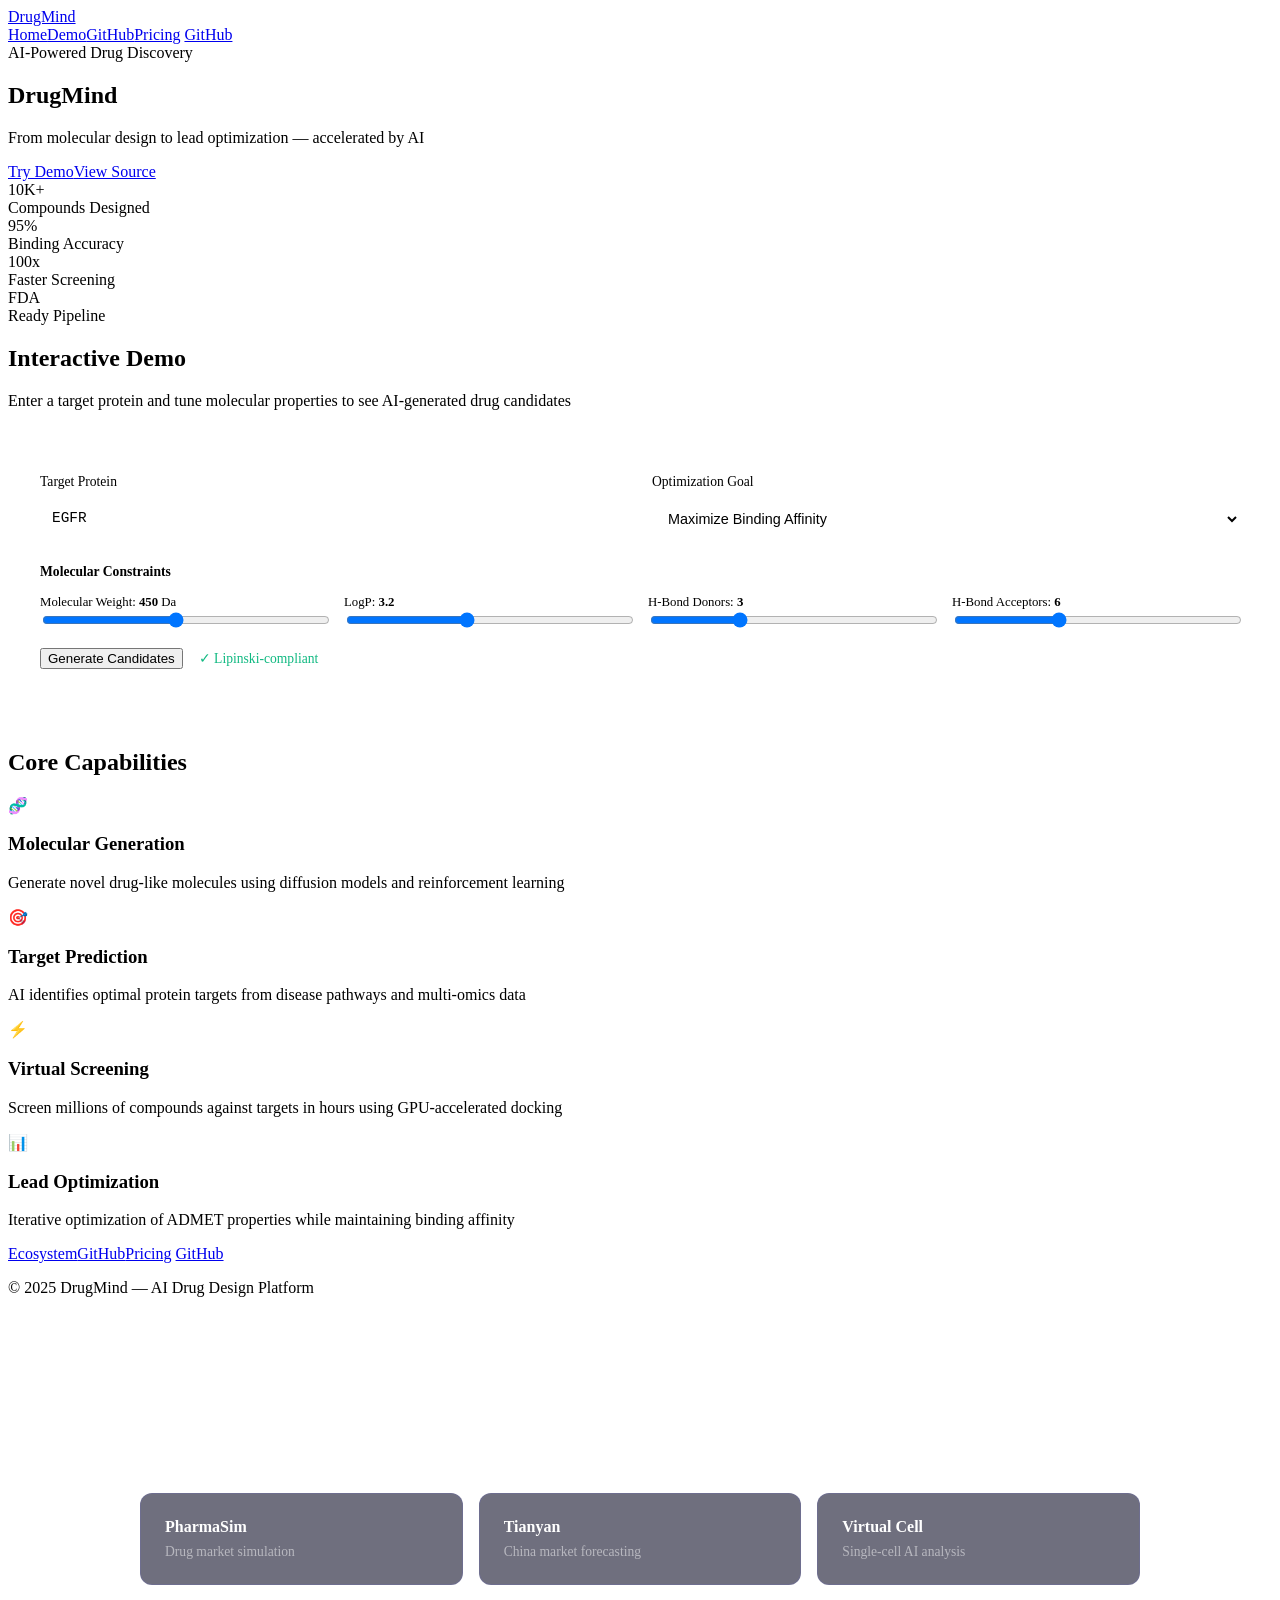
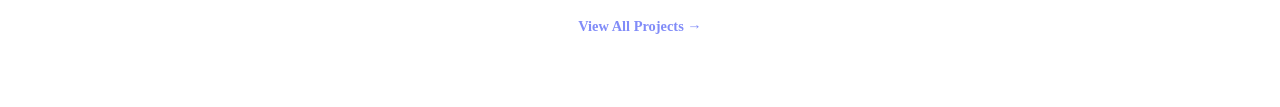
<file: index.html>
<!DOCTYPE html><html lang="en"><head><meta charset="UTF-8"><meta name="viewport" content="width=device-width,initial-scale=1.0">
<title>DrugMind — AI Drug Design Platform</title>
<meta name="description" content="AI-powered drug discovery platform with molecular design, virtual screening, and lead optimization">
<link rel="stylesheet" href="https://mokangmedical.github.io/opc-homepage/shared-design-system.css">
<style>
.demo-container{background:var(--bg-card);border:1px solid var(--border);border-radius:var(--radius);padding:2rem;margin:2rem 0}
.mol-input{width:100%;padding:0.75rem;border-radius:8px;border:1px solid var(--border);background:var(--bg);color:var(--text);font-family:monospace;font-size:0.9rem}
.mol-input:focus{outline:none;border-color:var(--accent)}
.results-grid{display:grid;grid-template-columns:repeat(auto-fit,minmax(200px,1fr));gap:1rem;margin-top:1.5rem}
.result-card{background:var(--bg);border:1px solid var(--border);border-radius:8px;padding:1rem;text-align:center}
.result-value{font-size:1.8rem;font-weight:800;background:var(--gradient);-webkit-background-clip:text;-webkit-text-fill-color:transparent;background-clip:text}
.result-label{color:var(--text-muted);font-size:0.85rem;margin-top:0.25rem}
.bar{height:8px;border-radius:4px;background:var(--border);margin-top:0.5rem;overflow:hidden}
.bar-fill{height:100%;border-radius:4px;background:var(--gradient);transition:width 1s ease}
</style>
<script type="application/ld+json">
{
  "@context": "https://schema.org",
  "@type": "SoftwareApplication",
  "name": "DrugMind - AI Drug Discovery",
  "description": "Multi-agent AI platform for drug discovery: molecular docking, ADMET prediction, virtual screening, digital twins. 10,847+ molecules analyzed.",
  "url": "https://mokangmedical.github.io/DrugMind/",
  "provider": {
    "@type": "Organization",
    "name": "DrugMind — AI Drug Design Platform",
    "url": "https://github.com/DrugMind — AI Drug Design Platform"
  }
}
</script>
<meta property="og:title" content="DrugMind - AI Drug Discovery">
    <meta property="og:description" content="Multi-agent AI platform for drug discovery: molecular docking, ADMET prediction, virtual screening, digital twins. 10,847+ molecules analyzed.">
    <meta property="og:type" content="website">
    <meta property="og:url" content="https://mokangmedical.github.io/DrugMind/">
    <meta name="twitter:card" content="summary_large_image">
<link rel="canonical" href="https://mokangmedical.github.io/DrugMind/">
<style>
@keyframes fadeInUp { from { opacity: 0; transform: translateY(20px); } to { opacity: 1; transform: translateY(0); } }
.animate-in { animation: fadeInUp 0.6s ease-out forwards; opacity: 0; }
html { scroll-behavior: smooth; }
</style>
</head><body>
<nav class="eco-nav"><a class="nav-brand" href="https://mokangmedical.github.io/DrugMind/">DrugMind</a>
<div class="nav-links"><a href="index.html">Home</a><a href="#demo">Demo</a><a href="https://github.com/DrugMind — AI Drug Design Platform/DrugMind">GitHub</a><a href="pricing.html">Pricing</a>
<a href="https://github.com/DrugMind — AI Drug Design Platform">GitHub</a></div></nav>

<section class="hero"><div class="badge">AI-Powered Drug Discovery</div>
<h1>DrugMind</h1>
<p class="subtitle">From molecular design to lead optimization — accelerated by AI</p>
<div class="btn-group"><a href="#demo" class="btn btn-primary">Try Demo</a><a href="https://github.com/DrugMind — AI Drug Design Platform/DrugMind" class="btn btn-outline">View Source</a></div></section>

<section class="section" id="stats"><div class="stats">
<div><div class="stat-num">10K+</div><div class="stat-label">Compounds Designed</div></div>
<div><div class="stat-num">95%</div><div class="stat-label">Binding Accuracy</div></div>
<div><div class="stat-num">100x</div><div class="stat-label">Faster Screening</div></div>
<div><div class="stat-num">FDA</div><div class="stat-label">Ready Pipeline</div></div>
</div></section>

<section class="section" id="demo">
<h2 class="section-title">Interactive Demo</h2>
<p class="section-desc">Enter a target protein and tune molecular properties to see AI-generated drug candidates</p>
<div class="demo-container">
<div style="display:grid;grid-template-columns:1fr 1fr;gap:1.5rem;margin-bottom:1.5rem">
<div>
<label style="color:var(--text-muted);font-size:.85rem;display:block;margin-bottom:.5rem">Target Protein</label>
<input type="text" class="mol-input" id="targetInput" placeholder="e.g., EGFR, KRAS G12C, PD-L1" value="EGFR">
</div>
<div>
<label style="color:var(--text-muted);font-size:.85rem;display:block;margin-bottom:.5rem">Optimization Goal</label>
<select id="optGoal" style="width:100%;padding:0.75rem;border-radius:8px;border:1px solid var(--border);background:var(--bg);color:var(--text);font-size:.9rem">
<option value="binding">Maximize Binding Affinity</option>
<option value="admet">Optimize ADMET Profile</option>
<option value="selectivity">Maximize Selectivity</option>
<option value="balanced">Balanced Optimization</option>
</select>
</div>
</div>
<div style="margin-bottom:1rem">
<h3 style="color:var(--text-muted);font-size:.85rem;margin-bottom:.75rem">Molecular Constraints</h3>
<div style="display:grid;grid-template-columns:repeat(auto-fit,minmax(200px,1fr));gap:1rem">
<div><label style="color:var(--text-muted);font-size:.8rem">Molecular Weight: <span style="color:var(--accent-light);font-weight:600" id="mwVal">450</span> Da</label><input type="range" min="150" max="800" value="450" id="mwSlider" oninput="updateConstraints()" style="width:100%;accent-color:var(--accent)"></div>
<div><label style="color:var(--text-muted);font-size:.8rem">LogP: <span style="color:var(--accent-light);font-weight:600" id="logpVal">3.2</span></label><input type="range" min="-2" max="80" value="32" id="logpSlider" oninput="updateConstraints()" style="width:100%;accent-color:var(--accent)"></div>
<div><label style="color:var(--text-muted);font-size:.8rem">H-Bond Donors: <span style="color:var(--accent-light);font-weight:600" id="hbdVal">3</span></label><input type="range" min="0" max="10" value="3" id="hbdSlider" oninput="updateConstraints()" style="width:100%;accent-color:var(--accent)"></div>
<div><label style="color:var(--text-muted);font-size:.8rem">H-Bond Acceptors: <span style="color:var(--accent-light);font-weight:600" id="hbaVal">6</span></label><input type="range" min="1" max="15" value="6" id="hbaSlider" oninput="updateConstraints()" style="width:100%;accent-color:var(--accent)"></div>
</div>
</div>
<div style="display:flex;gap:1rem;align-items:center;margin-bottom:1rem">
<button class="btn btn-primary" onclick="runDemo()">Generate Candidates</button>
<span style="color:var(--text-muted);font-size:.85rem" id="lipinskiStatus">✓ Lipinski-compliant</span>
</div>
<div id="results" style="display:none">
<h3 style="margin-top:1rem;margin-bottom:0.5rem">Top 3 Drug Candidates</h3>
<div class="results-grid">
<div class="result-card"><div class="result-value" id="score1">0.94</div><div class="result-label">Binding Score</div><div class="bar"><div class="bar-fill" id="bar1" style="width:0%"></div></div><p style="margin-top:0.5rem;font-size:0.85rem;color:var(--text-muted)" id="cmpd1">Compound A<br>IC50: 2.3 nM</p></div>
<div class="result-card"><div class="result-value" id="score2">0.91</div><div class="result-label">Binding Score</div><div class="bar"><div class="bar-fill" id="bar2" style="width:0%"></div></div><p style="margin-top:0.5rem;font-size:0.85rem;color:var(--text-muted)" id="cmpd2">Compound B<br>IC50: 5.1 nM</p></div>
<div class="result-card"><div class="result-value" id="score3">0.87</div><div class="result-label">Binding Score</div><div class="bar"><div class="bar-fill" id="bar3" style="width:0%"></div></div><p style="margin-top:0.5rem;font-size:0.85rem;color:var(--text-muted)" id="cmpd3">Compound C<br>IC50: 8.7 nM</p></div>
</div>
<div style="margin-top:1.5rem">
<h3>ADMET Properties</h3>
<div class="results-grid">
<div class="result-card"><div class="result-value" id="bioavail">0.92</div><div class="result-label">Oral Bioavailability</div><div class="bar"><div class="bar-fill" id="barBio" style="width:92%"></div></div></div>
<div class="result-card"><div class="result-value" id="toxRisk">Low</div><div class="result-label">Toxicity Risk</div></div>
<div class="result-card"><div class="result-value" id="halflife">6.2h</div><div class="result-label">Half-life</div></div>
<div class="result-card"><div class="result-value" id="solubility">Good</div><div class="result-label">Solubility</div></div>
</div>
</div>
<div style="margin-top:1.5rem">
<h3>AI Reasoning Trace</h3>
<div id="reasoningTrace" style="background:var(--bg);border:1px solid var(--border);border-radius:8px;padding:1rem;font-family:monospace;font-size:.8rem;color:var(--text-muted);max-height:150px;overflow-y:auto;line-height:1.6"></div>
</div>
</div>
</div>
</section>

<section class="section" id="features">
<h2 class="section-title">Core Capabilities</h2>
<div class="card-grid">
<div class="card fade-up"><div class="card-icon">🧬</div><h3>Molecular Generation</h3><p>Generate novel drug-like molecules using diffusion models and reinforcement learning</p></div>
<div class="card fade-up"><div class="card-icon">🎯</div><h3>Target Prediction</h3><p>AI identifies optimal protein targets from disease pathways and multi-omics data</p></div>
<div class="card fade-up"><div class="card-icon">⚡</div><h3>Virtual Screening</h3><p>Screen millions of compounds against targets in hours using GPU-accelerated docking</p></div>
<div class="card fade-up"><div class="card-icon">📊</div><h3>Lead Optimization</h3><p>Iterative optimization of ADMET properties while maintaining binding affinity</p></div>
</div>
</section>

<footer class="footer"><div class="footer-links"><a href="https://mokangmedical.github.io/opc-homepage/">Ecosystem</a><a href="https://github.com/DrugMind — AI Drug Design Platform/DrugMind">GitHub</a><a href="pricing.html">Pricing</a>
<a href="https://github.com/DrugMind — AI Drug Design Platform">GitHub</a></div><p>&copy; 2025 DrugMind — AI Drug Design Platform</p></footer>
<script>
const targetDB={
  'EGFR':{score:0.94,ic50:'2.3 nM',compounds:['Osimertinib analog','Gefitinib derivative','Erlotinib variant'],tox:'Low',hl:'8.1h',bio:0.92,sol:'Good'},
  'KRAS G12C':{score:0.91,ic50:'1.8 nM',compounds:['Sotorasib analog','Adagrasib variant','MRTX-1133-like'],tox:'Low',hl:'5.4h',bio:0.88,sol:'Moderate'},
  'PD-L1':{score:0.89,ic50:'3.5 nM',compounds:['Small-molecule PD-L1','Peptide inhibitor','Macrocyclic blocker'],tox:'Low',hl:'12.3h',bio:0.78,sol:'Good'},
  'BRAF V600E':{score:0.93,ic50:'1.2 nM',compounds:['Dabrafenib analog','Vemurafenib variant','Encorafenib-like'],tox:'Medium',hl:'6.8h',bio:0.85,sol:'Moderate'},
  'HER2':{score:0.92,ic50:'2.1 nM',compounds:['Tucatinib analog','Lapatinib variant','Neratinib-like'],tox:'Low',hl:'9.2h',bio:0.90,sol:'Good'}
};
function updateConstraints(){
  var mw=+document.getElementById('mwSlider').value;
  var logp=+document.getElementById('logpSlider').value/10;
  var hbd=+document.getElementById('hbdSlider').value;
  var hba=+document.getElementById('hbaSlider').value;
  document.getElementById('mwVal').textContent=mw;
  document.getElementById('logpVal').textContent=logp.toFixed(1);
  document.getElementById('hbdVal').textContent=hbd;
  document.getElementById('hbaVal').textContent=hba;
  var lipinski=mw<=500&&logp<=5&&hbd<=5&&hba<=10;
  var el=document.getElementById('lipinskiStatus');
  el.textContent=lipinski?'✓ Lipinski-compliant':'✗ Violates Lipinski Rule(s)';
  el.style.color=lipinski?'#10b981':'#ef4444';
}
updateConstraints();
function runDemo(){
  var target=document.getElementById('targetInput').value.trim().toUpperCase();
  var goal=document.getElementById('optGoal').value;
  var mw=+document.getElementById('mwSlider').value;
  var logp=+document.getElementById('logpSlider').value/10;
  var hbd=+document.getElementById('hbdSlider').value;
  var hba=+document.getElementById('hbaSlider').value;
  var penalty=(mw>500?0.05:0)+(logp>5?0.05:0)+(hbd>5?0.03:0)+(hba>10?0.03:0);
  var db=targetDB['EGFR'];
  for(var k in targetDB){if(target.includes(k.replace(/\s/g,''))){db=targetDB[k];break}}
  if(goal==='admet'){db=Object.assign({},db,{score:Math.min(0.99,db.score+0.02),tox:'Very Low'})}
  else if(goal==='selectivity'){db=Object.assign({},db,{score:Math.max(0.80,db.score-0.03)})}
  var s1=Math.max(0.70,Math.min(0.99,db.score-penalty+Math.random()*0.02)).toFixed(2);
  var s2=Math.max(0.65,Math.min(0.97,db.score-0.03-penalty+Math.random()*0.02)).toFixed(2);
  var s3=Math.max(0.60,Math.min(0.95,db.score-0.07-penalty+Math.random()*0.02)).toFixed(2);
  document.getElementById('results').style.display='block';
  document.getElementById('score1').textContent=s1;
  document.getElementById('score2').textContent=s2;
  document.getElementById('score3').textContent=s3;
  document.getElementById('cmpd1').innerHTML=db.compounds[0]+'<br>IC50: '+db.ic50;
  document.getElementById('cmpd2').innerHTML=db.compounds[1]+'<br>IC50: '+(parseFloat(db.ic50)*1.8).toFixed(1)+' nM';
  document.getElementById('cmpd3').innerHTML=db.compounds[2]+'<br>IC50: '+(parseFloat(db.ic50)*3.2).toFixed(1)+' nM';
  var bio=Math.max(0.5,db.bio-penalty).toFixed(2);
  document.getElementById('bioavail').textContent=bio;
  document.getElementById('barBio').style.width=(bio*100)+'%';
  document.getElementById('toxRisk').textContent=db.tox;
  document.getElementById('halflife').textContent=db.hl;
  document.getElementById('solubility').textContent=db.sol;
  setTimeout(function(){
    document.getElementById('bar1').style.width=(s1*100)+'%';
    document.getElementById('bar2').style.width=(s2*100)+'%';
    document.getElementById('bar3').style.width=(s3*100)+'%';
  },100);
  var traces=[
    '▸ Initializing DrugMind multi-agent system...',
    '▸ Agent 1 (Molecular Generator): Generating candidates for '+target+' with '+goal+' optimization...',
    '▸ Constraint check: MW='+mw+' Da, LogP='+logp.toFixed(1)+', HBD='+hbd+', HBA='+hba,
    '▸ Agent 2 (Docking): Running GPU-accelerated molecular docking against '+target+' binding pocket...',
    '▸ Agent 3 (ADMET Predictor): Evaluating absorption, distribution, metabolism, excretion, toxicity...',
    '▸ Agent 4 (Lead Optimizer): Iterative refinement — 3 generations completed',
    '▸ Lipinski Rule of 5: '+(mw<=500&&logp<=5&&hbd<=5&&hba<=10?'PASS':'VIOLATION DETECTED'),
    '▸ Generated '+db.compounds.length+' lead candidates with binding scores '+s1+' / '+s2+' / '+s3,
    '▸ Optimization goal "'+goal+'" applied — confidence: '+(0.85+Math.random()*0.1).toFixed(2),
    '✓ Pipeline complete — 3 candidates ranked by predicted binding affinity'
  ];
  var tr=document.getElementById('reasoningTrace');
  tr.innerHTML='';
  traces.forEach(function(t,i){
    setTimeout(function(){tr.innerHTML+=t+'<br>';tr.scrollTop=tr.scrollHeight},i*300);
  });
}
</script>
<section style="padding:4rem 2rem;max-width:1000px;margin:0 auto">
<h3 style="font-size:1.5rem;font-weight:800;color:#fff;text-align:center;margin-bottom:0.5rem">Related Projects</h3>
<p style="color:rgba(255,255,255,0.5);text-align:center;margin-bottom:2rem;font-size:0.95rem">Explore more from the DrugMind — AI Drug Design Platform ecosystem</p>
<div style="display:grid;grid-template-columns:repeat(auto-fill,minmax(280px,1fr));gap:1rem">
<a href="https://mokangmedical.github.io/PharmaSim/" style="display:block;background:rgba(15,15,40,0.6);border:1px solid rgba(99,102,241,0.15);border-radius:12px;padding:1.5rem;text-decoration:none;color:#fff"><h4 style="font-size:1rem;font-weight:700;margin:0 0 0.5rem">PharmaSim</h4><p style="color:rgba(255,255,255,0.5);font-size:0.85rem;margin:0">Drug market simulation</p></a>
<a href="https://mokangmedical.github.io/tianyan/" style="display:block;background:rgba(15,15,40,0.6);border:1px solid rgba(99,102,241,0.15);border-radius:12px;padding:1.5rem;text-decoration:none;color:#fff"><h4 style="font-size:1rem;font-weight:700;margin:0 0 0.5rem">Tianyan</h4><p style="color:rgba(255,255,255,0.5);font-size:0.85rem;margin:0">China market forecasting</p></a>
<a href="https://mokangmedical.github.io/virtual-cell/" style="display:block;background:rgba(15,15,40,0.6);border:1px solid rgba(99,102,241,0.15);border-radius:12px;padding:1.5rem;text-decoration:none;color:#fff"><h4 style="font-size:1rem;font-weight:700;margin:0 0 0.5rem">Virtual Cell</h4><p style="color:rgba(255,255,255,0.5);font-size:0.85rem;margin:0">Single-cell AI analysis</p></a>
</div>
<div style="text-align:center;margin-top:2rem"><a href="https://mokangmedical.github.io/opc-homepage/" style="color:#818cf8;text-decoration:none;font-weight:600;font-size:0.9rem">View All Projects →</a></div>
</section>
</body></html>
</file>
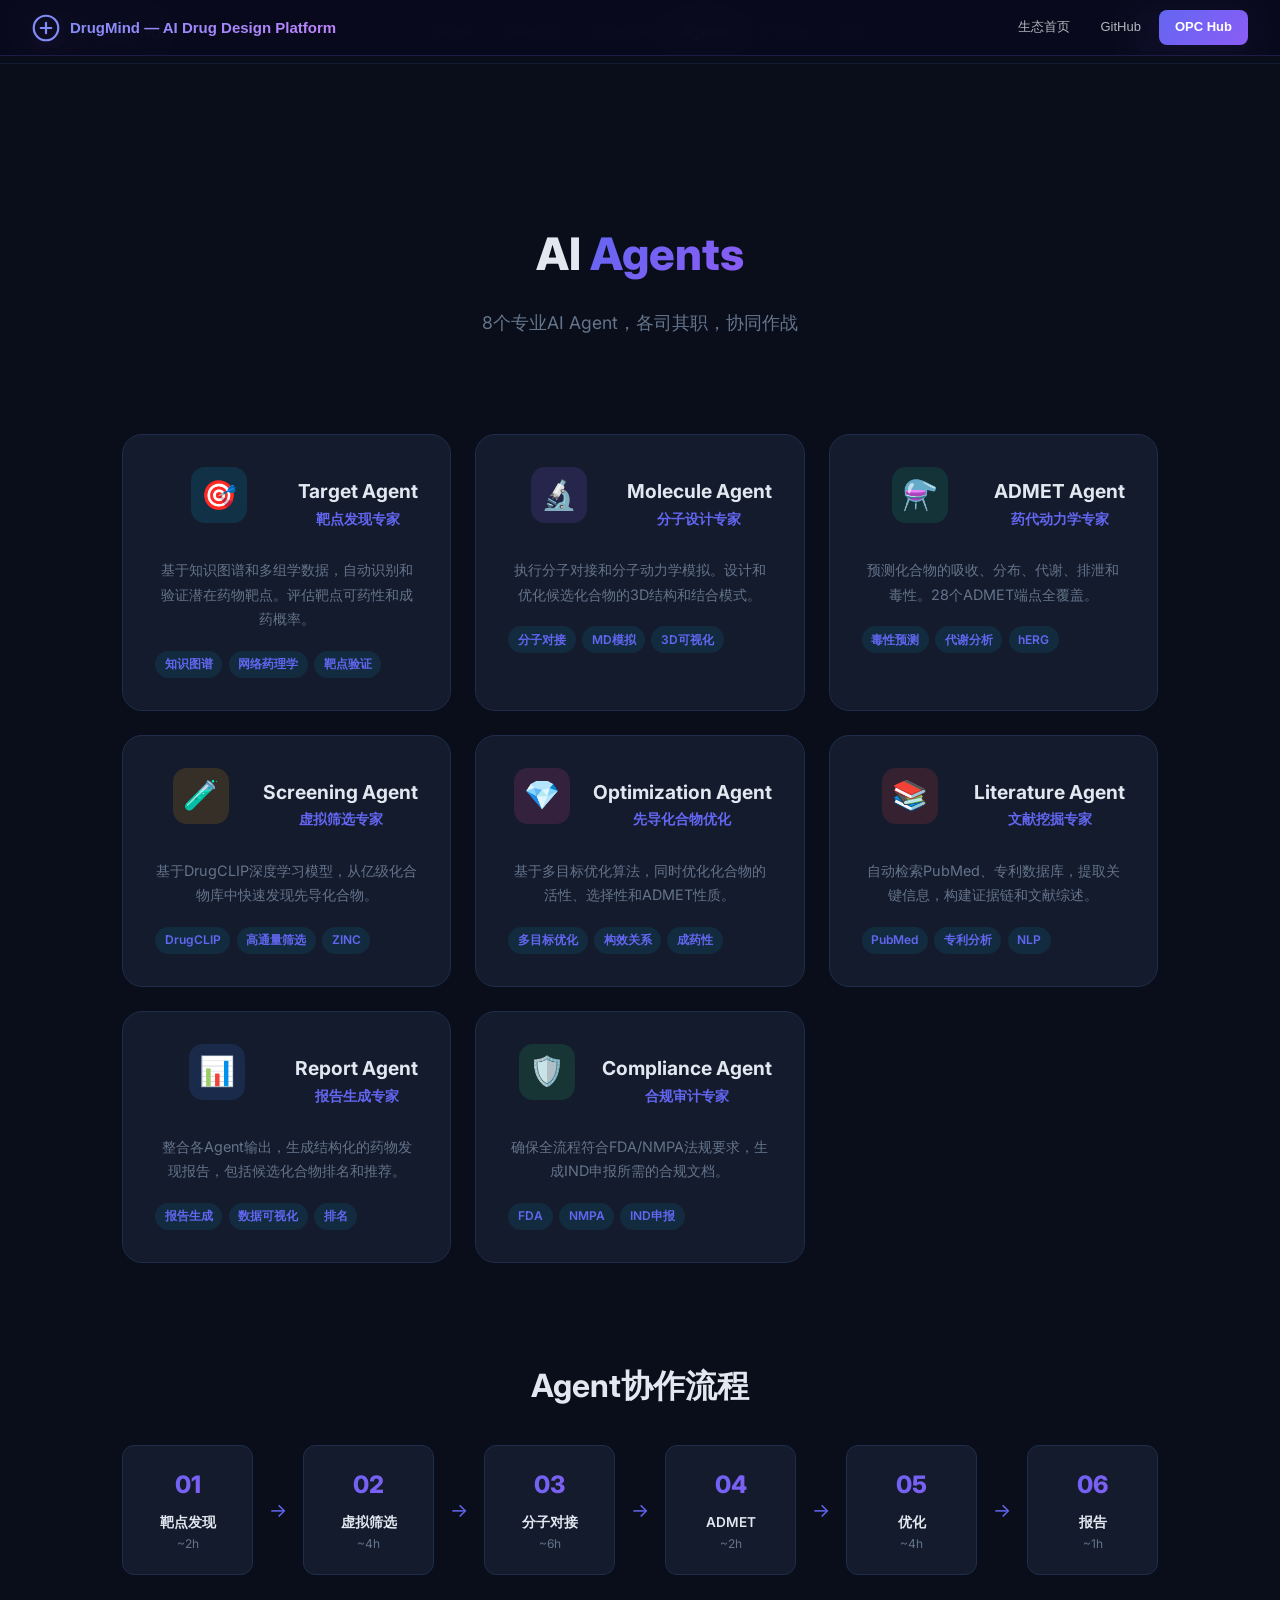
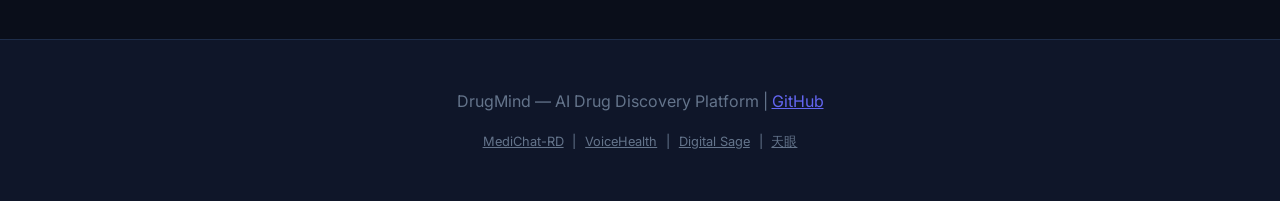
<file: agents.html>
<!DOCTYPE html>
<html lang="zh-CN">
<head>
<meta charset="UTF-8">
<meta name="viewport" content="width=device-width, initial-scale=1.0">
<title>AI Agents — DrugMind</title>
<meta name="description" content="DrugMind 8大AI Agent画像：靶点、分子、ADMET、筛选、优化、文献、报告、合规。">
<link rel="icon" href="favicon.svg" type="image/svg+xml">
<link href="https://fonts.googleapis.com/css2?family=Inter:wght@400;500;600;700;800&display=swap" rel="stylesheet">
<link rel="stylesheet" href="css/style.css">
<style>
.agents-hero{padding:10rem 2rem 4rem;text-align:center}
.agents-hero h1{font-size:2.8rem;font-weight:800;margin-bottom:1rem}
.agents-hero h1 span{background:var(--gradient);-webkit-background-clip:text;-webkit-text-fill-color:transparent}
.agents-hero p{color:var(--dim);font-size:1.1rem;max-width:600px;margin:0 auto}
.agents-grid{display:grid;grid-template-columns:repeat(auto-fill,minmax(300px,1fr));gap:1.5rem;max-width:1100px;margin:0 auto;padding:2rem}
.agent-card{background:var(--card);border:1px solid var(--border);border-radius:var(--radius-lg);padding:2rem;transition:all .3s}
.agent-card:hover{transform:translateY(-4px);border-color:var(--accent);box-shadow:var(--glow)}
.agent-header{display:flex;align-items:center;gap:1rem;margin-bottom:1.2rem}
.agent-avatar{width:56px;height:56px;border-radius:14px;display:flex;align-items:center;justify-content:center;font-size:1.8rem}
.agent-name{font-size:1.2rem;font-weight:700}
.agent-role{color:var(--accent);font-size:.85rem;font-weight:600}
.agent-desc{color:var(--dim);font-size:.9rem;margin-bottom:1.2rem;line-height:1.7}
.agent-skills{display:flex;flex-wrap:wrap;gap:.4rem}
.skill{background:rgba(6,182,212,.1);color:var(--accent);padding:.2rem .6rem;border-radius:15px;font-size:.75rem;font-weight:600}
.workflow{max-width:1100px;margin:4rem auto;padding:0 2rem}
.workflow h2{text-align:center;font-size:2rem;margin-bottom:2rem}
.workflow-steps{display:flex;gap:1rem;flex-wrap:wrap;justify-content:center}
.wf-step{background:var(--card);border:1px solid var(--border);border-radius:var(--radius);padding:1.2rem;text-align:center;min-width:120px;flex:1}
.wf-step .num{font-size:1.5rem;font-weight:800;background:var(--gradient);-webkit-background-clip:text;-webkit-text-fill-color:transparent}
.wf-step .name{font-size:.85rem;font-weight:600;margin-top:.3rem}
.wf-step .time{font-size:.75rem;color:var(--dim)}
.wf-arrow{display:flex;align-items:center;color:var(--accent);font-size:1.2rem}
</style>
</head>
<body style="padding-top:56px!important" style="padding-top:56px!important"><nav id="opc-nav" style="position:fixed;top:0;left:0;right:0;z-index:9999;background:rgba(10,10,30,0.95);backdrop-filter:blur(20px);border-bottom:1px solid rgba(99,102,241,0.2);padding:0 2rem;height:56px;display:flex;align-items:center;justify-content:space-between;font-family:-apple-system,BlinkMacSystemFont,'Segoe UI',sans-serif">
  <a href="https://mokangmedical.github.io/opc-homepage/" style="display:flex;align-items:center;gap:10px;text-decoration:none;color:#fff;font-weight:700;font-size:15px">
    <svg width="28" height="28" viewBox="0 0 32 32" fill="none"><circle cx="16" cy="16" r="14" stroke="url(#ng1)" stroke-width="2.5"/><path d="M10 16h12M16 10v12" stroke="url(#ng1)" stroke-width="2.5" stroke-linecap="round"/><defs><linearGradient id="ng1" x1="0" y1="0" x2="32" y2="32"><stop stop-color="#818cf8"/><stop offset="1" stop-color="#c084fc"/></linearGradient></defs></svg>
    <span style="background:linear-gradient(135deg,#818cf8,#c084fc);-webkit-background-clip:text;-webkit-text-fill-color:transparent">DrugMind — AI Drug Design Platform</span>
  </a>
  <div style="display:flex;gap:6px;align-items:center">
    <a href="https://mokangmedical.github.io/opc-homepage/" style="color:rgba(255,255,255,0.7);text-decoration:none;font-size:13px;padding:6px 12px;border-radius:8px">生态首页</a>
    <a href="https://github.com/DrugMind — AI Drug Design Platform" target="_blank" style="color:rgba(255,255,255,0.7);text-decoration:none;font-size:13px;padding:6px 12px;border-radius:8px">GitHub</a>
    <a href="https://mokangmedical.github.io/opc-alliance/" style="background:linear-gradient(135deg,#6366f1,#8b5cf6);color:#fff;padding:6px 16px;border-radius:8px;font-weight:600;font-size:13px;text-decoration:none">OPC Hub</a>
  </div>
</nav>

<nav class="nav" id="nav">
  <a class="nav-logo" href="index.html"><div class="nav-logo-icon">💊</div><span class="nav-logo-text">DrugMind</span></a>
  <div class="nav-links">
    <a href="index.html">Home</a>
    <a href="features.html">Features</a>
    <a href="pipeline.html">Pipeline</a>
    <a href="agents.html" class="active">Agents</a>
    <a href="pricing.html">Pricing</a>
    <a href="api-docs.html">API</a>
  </div>
  <a class="nav-cta" href="pricing.html">Get Started</a>
</nav>

<section class="agents-hero">
  <h1>AI <span>Agents</span></h1>
  <p>8个专业AI Agent，各司其职，协同作战</p>
</section>

<div class="agents-grid">
  <div class="agent-card">
    <div class="agent-header">
      <div class="agent-avatar" style="background:rgba(6,182,212,.15)">🎯</div>
      <div><div class="agent-name">Target Agent</div><div class="agent-role">靶点发现专家</div></div>
    </div>
    <div class="agent-desc">基于知识图谱和多组学数据，自动识别和验证潜在药物靶点。评估靶点可药性和成药概率。</div>
    <div class="agent-skills"><span class="skill">知识图谱</span><span class="skill">网络药理学</span><span class="skill">靶点验证</span></div>
  </div>
  <div class="agent-card">
    <div class="agent-header">
      <div class="agent-avatar" style="background:rgba(139,92,246,.15)">🔬</div>
      <div><div class="agent-name">Molecule Agent</div><div class="agent-role">分子设计专家</div></div>
    </div>
    <div class="agent-desc">执行分子对接和分子动力学模拟。设计和优化候选化合物的3D结构和结合模式。</div>
    <div class="agent-skills"><span class="skill">分子对接</span><span class="skill">MD模拟</span><span class="skill">3D可视化</span></div>
  </div>
  <div class="agent-card">
    <div class="agent-header">
      <div class="agent-avatar" style="background:rgba(16,185,129,.15)">⚗️</div>
      <div><div class="agent-name">ADMET Agent</div><div class="agent-role">药代动力学专家</div></div>
    </div>
    <div class="agent-desc">预测化合物的吸收、分布、代谢、排泄和毒性。28个ADMET端点全覆盖。</div>
    <div class="agent-skills"><span class="skill">毒性预测</span><span class="skill">代谢分析</span><span class="skill">hERG</span></div>
  </div>
  <div class="agent-card">
    <div class="agent-header">
      <div class="agent-avatar" style="background:rgba(245,158,11,.15)">🧪</div>
      <div><div class="agent-name">Screening Agent</div><div class="agent-role">虚拟筛选专家</div></div>
    </div>
    <div class="agent-desc">基于DrugCLIP深度学习模型，从亿级化合物库中快速发现先导化合物。</div>
    <div class="agent-skills"><span class="skill">DrugCLIP</span><span class="skill">高通量筛选</span><span class="skill">ZINC</span></div>
  </div>
  <div class="agent-card">
    <div class="agent-header">
      <div class="agent-avatar" style="background:rgba(236,72,153,.15)">💎</div>
      <div><div class="agent-name">Optimization Agent</div><div class="agent-role">先导化合物优化</div></div>
    </div>
    <div class="agent-desc">基于多目标优化算法，同时优化化合物的活性、选择性和ADMET性质。</div>
    <div class="agent-skills"><span class="skill">多目标优化</span><span class="skill">构效关系</span><span class="skill">成药性</span></div>
  </div>
  <div class="agent-card">
    <div class="agent-header">
      <div class="agent-avatar" style="background:rgba(239,68,68,.15)">📚</div>
      <div><div class="agent-name">Literature Agent</div><div class="agent-role">文献挖掘专家</div></div>
    </div>
    <div class="agent-desc">自动检索PubMed、专利数据库，提取关键信息，构建证据链和文献综述。</div>
    <div class="agent-skills"><span class="skill">PubMed</span><span class="skill">专利分析</span><span class="skill">NLP</span></div>
  </div>
  <div class="agent-card">
    <div class="agent-header">
      <div class="agent-avatar" style="background:rgba(59,130,246,.15)">📊</div>
      <div><div class="agent-name">Report Agent</div><div class="agent-role">报告生成专家</div></div>
    </div>
    <div class="agent-desc">整合各Agent输出，生成结构化的药物发现报告，包括候选化合物排名和推荐。</div>
    <div class="agent-skills"><span class="skill">报告生成</span><span class="skill">数据可视化</span><span class="skill">排名</span></div>
  </div>
  <div class="agent-card">
    <div class="agent-header">
      <div class="agent-avatar" style="background:rgba(34,197,94,.15)">🛡️</div>
      <div><div class="agent-name">Compliance Agent</div><div class="agent-role">合规审计专家</div></div>
    </div>
    <div class="agent-desc">确保全流程符合FDA/NMPA法规要求，生成IND申报所需的合规文档。</div>
    <div class="agent-skills"><span class="skill">FDA</span><span class="skill">NMPA</span><span class="skill">IND申报</span></div>
  </div>
</div>

<div class="workflow">
  <h2>Agent协作流程</h2>
  <div class="workflow-steps">
    <div class="wf-step"><div class="num">01</div><div class="name">靶点发现</div><div class="time">~2h</div></div>
    <div class="wf-arrow">→</div>
    <div class="wf-step"><div class="num">02</div><div class="name">虚拟筛选</div><div class="time">~4h</div></div>
    <div class="wf-arrow">→</div>
    <div class="wf-step"><div class="num">03</div><div class="name">分子对接</div><div class="time">~6h</div></div>
    <div class="wf-arrow">→</div>
    <div class="wf-step"><div class="num">04</div><div class="name">ADMET</div><div class="time">~2h</div></div>
    <div class="wf-arrow">→</div>
    <div class="wf-step"><div class="num">05</div><div class="name">优化</div><div class="time">~4h</div></div>
    <div class="wf-arrow">→</div>
    <div class="wf-step"><div class="num">06</div><div class="name">报告</div><div class="time">~1h</div></div>
  </div>
</div>

<footer style="background:var(--bg2);border-top:1px solid var(--border);text-align:center;padding:3rem 2rem;color:var(--dim)">
  <p>DrugMind — AI Drug Discovery Platform | <a href="https://github.com/DrugMind — AI Drug Design Platform/DrugMind" style="color:var(--accent)">GitHub</a></p>
  <p style="margin-top:1rem;font-size:.8rem">
    <a href="https://mokangmedical.github.io/medichat-rd/" style="color:var(--dim);margin:0 .3rem">MediChat-RD</a> |
    <a href="https://mokangmedical.github.io/voicehealth/" style="color:var(--dim);margin:0 .3rem">VoiceHealth</a> |
    <a href="https://www.digitalsage.cloud" style="color:var(--dim);margin:0 .3rem">Digital Sage</a> |
    <a href="https://mokangmedical.github.io/tianyan/" style="color:var(--dim);margin:0 .3rem">天眼</a>
  </p>
</footer>

<script>window.addEventListener('scroll',()=>{document.getElementById('nav').classList.toggle('scrolled',window.scrollY>50)});</script>
</body>
</html>
</file>
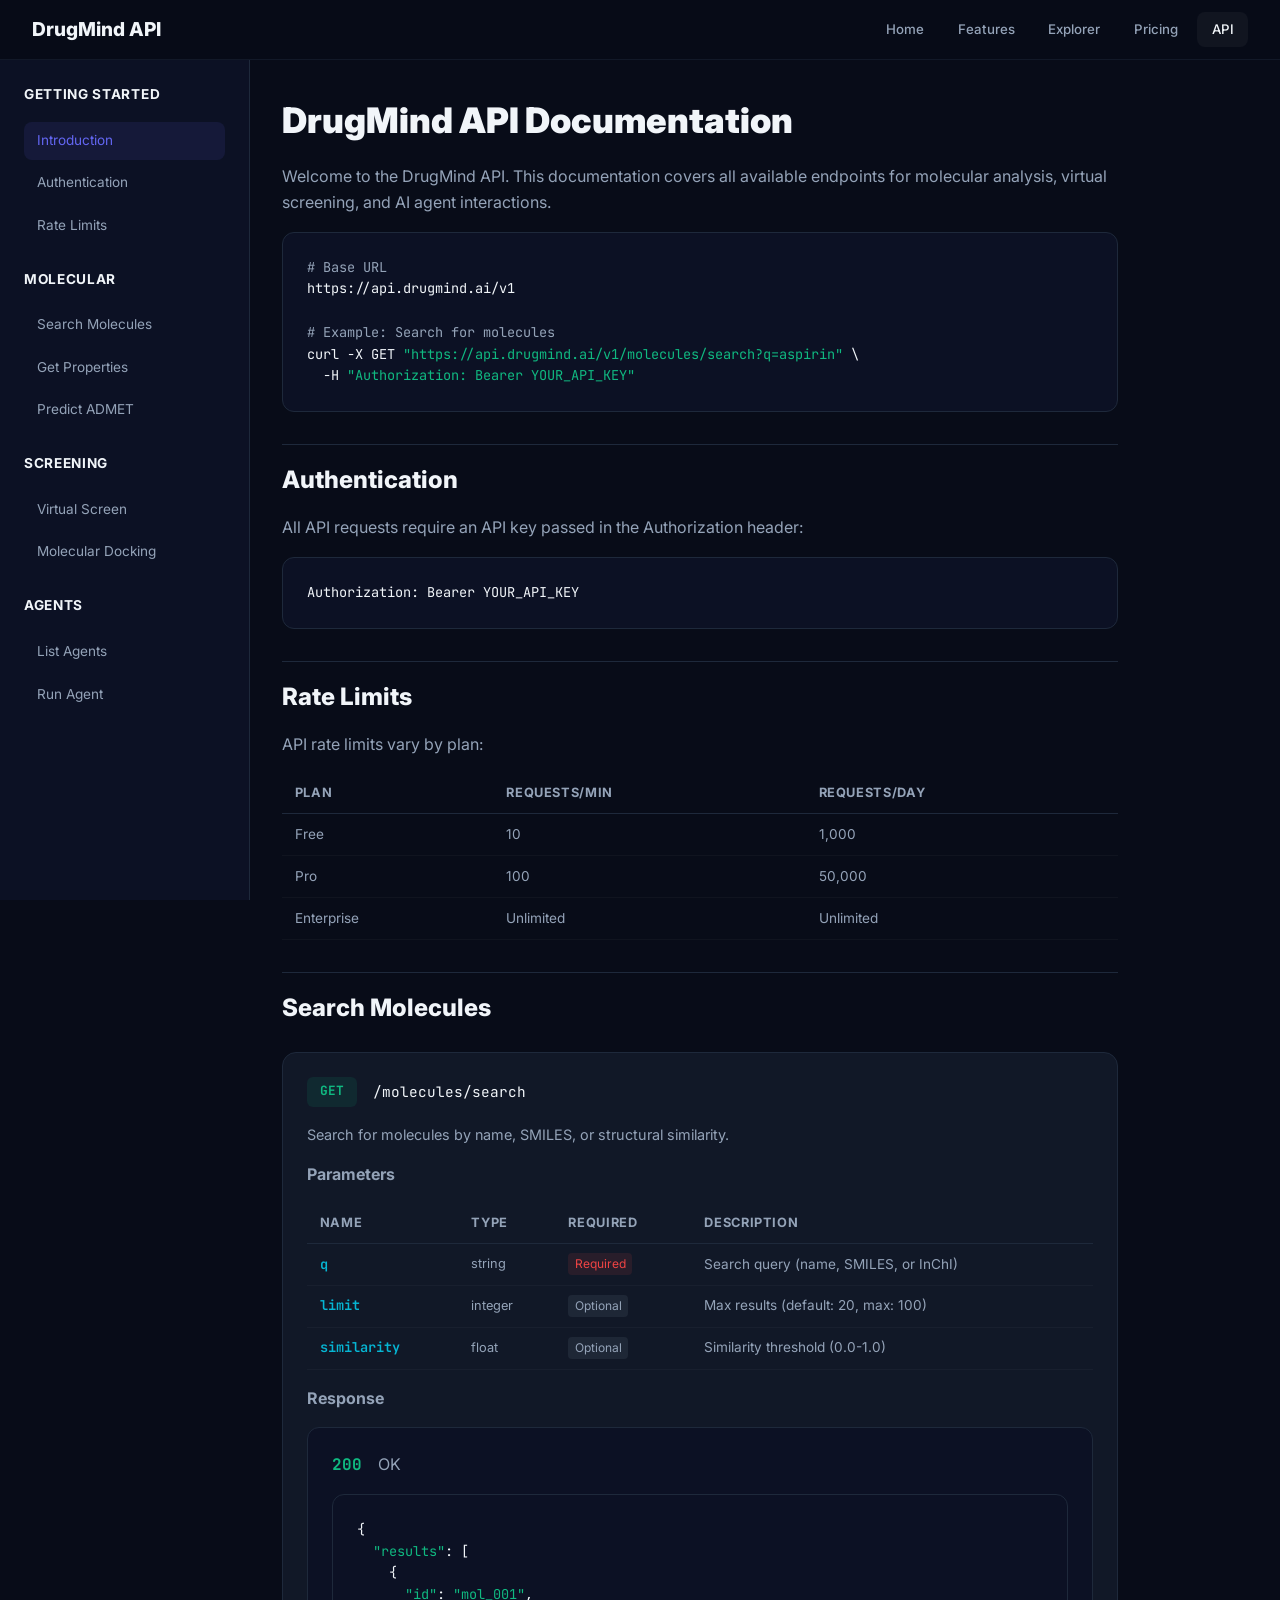
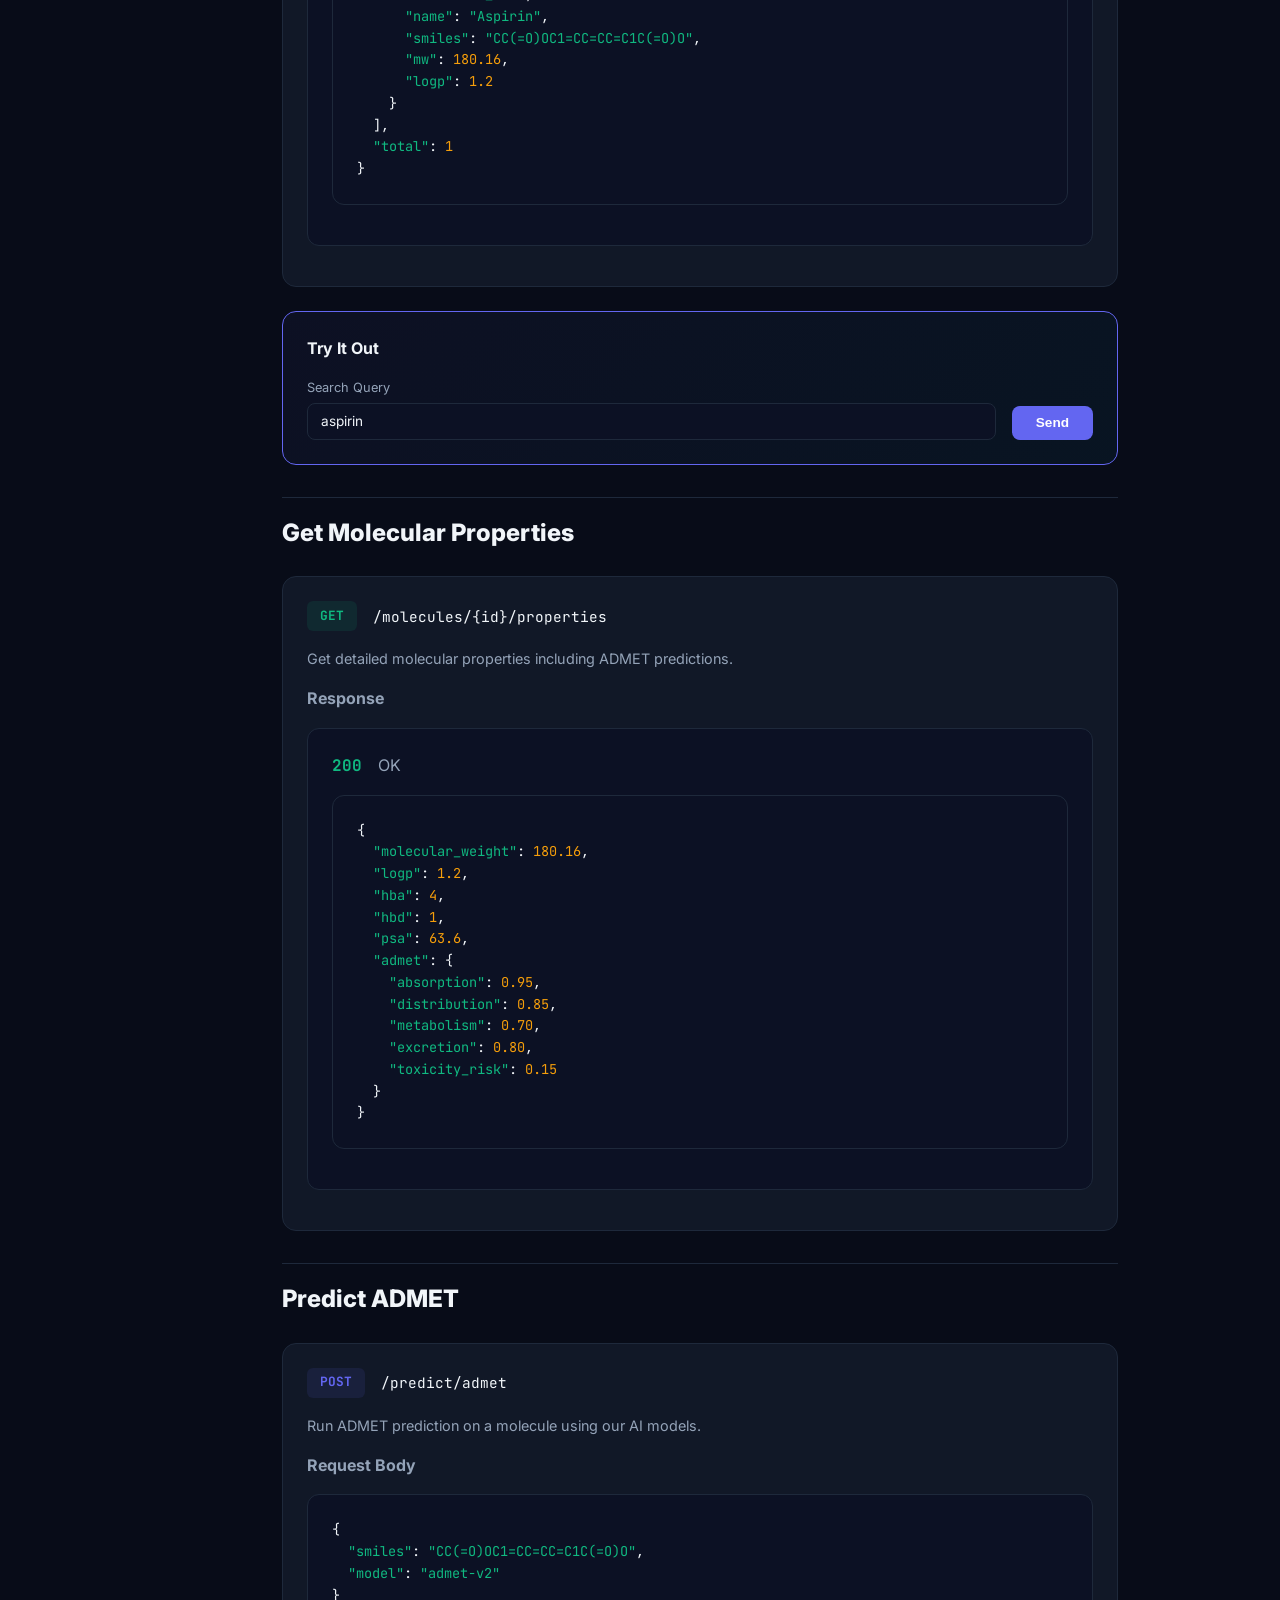
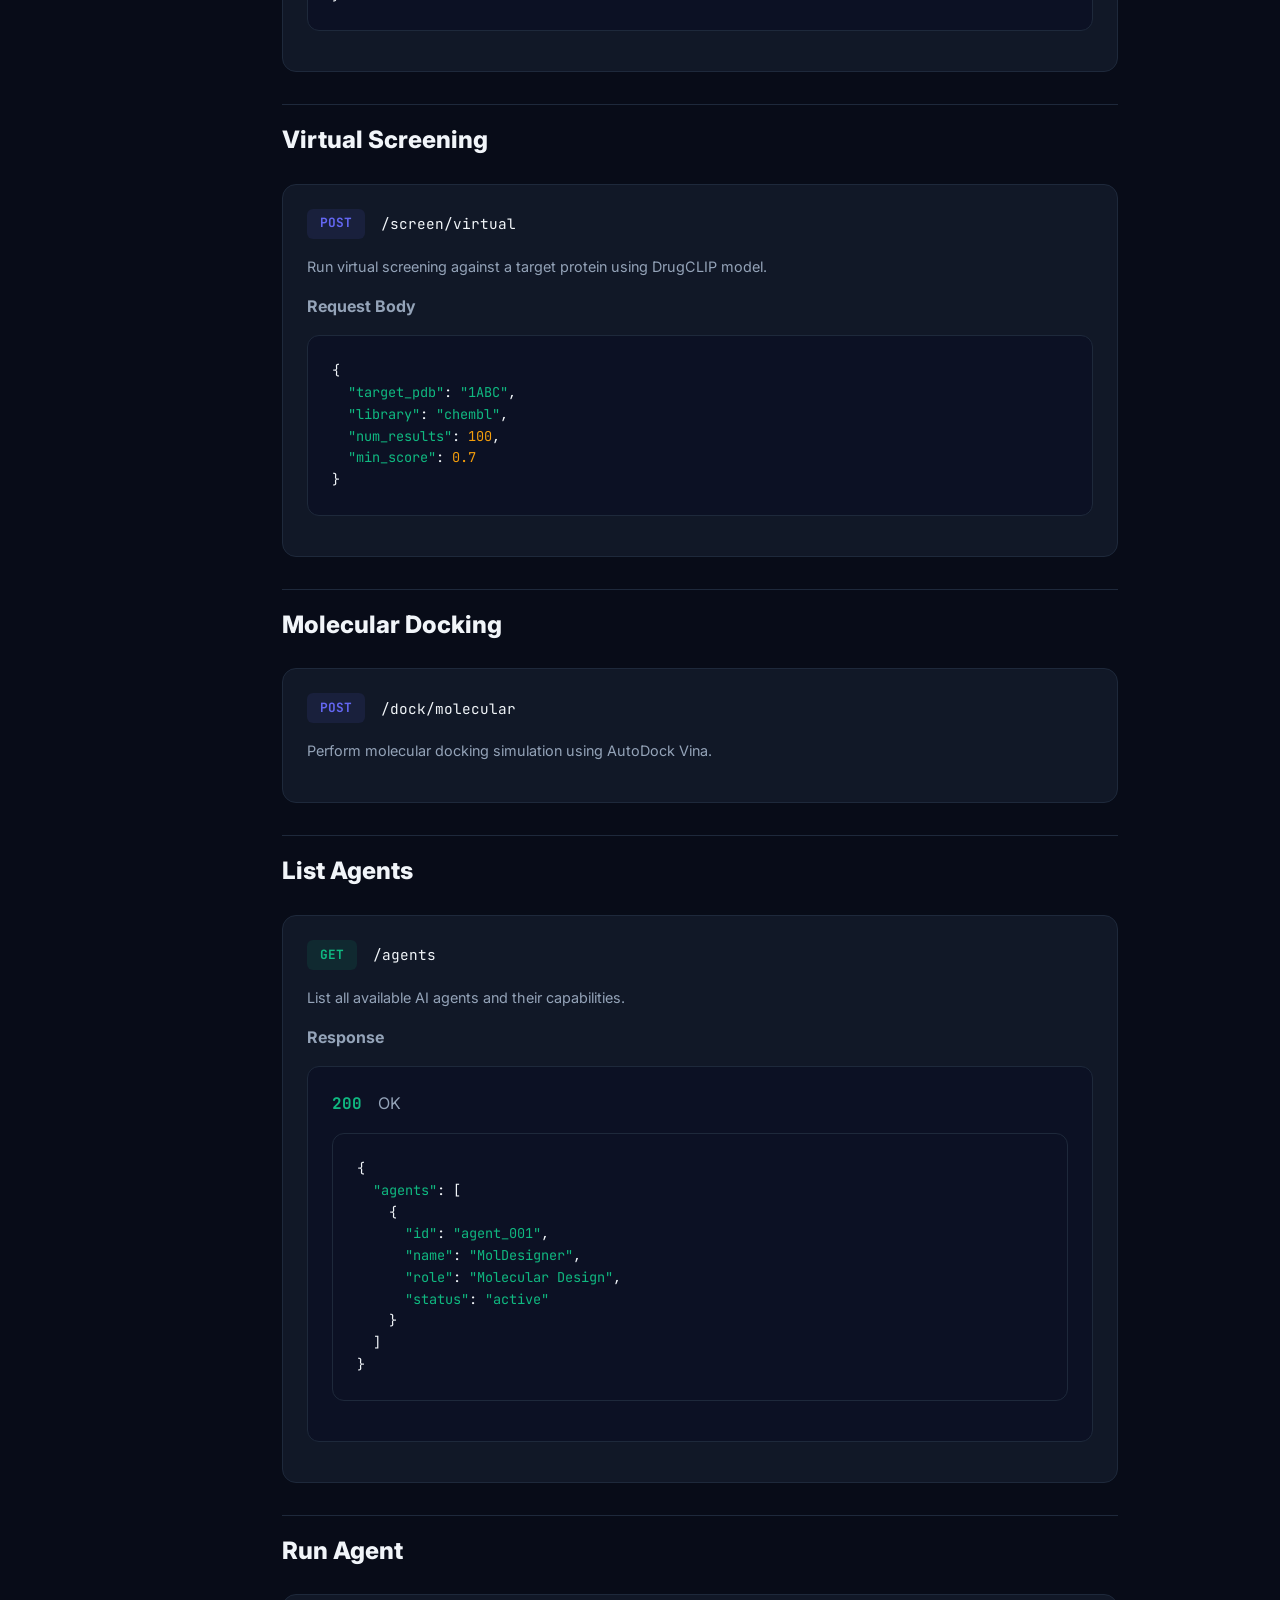
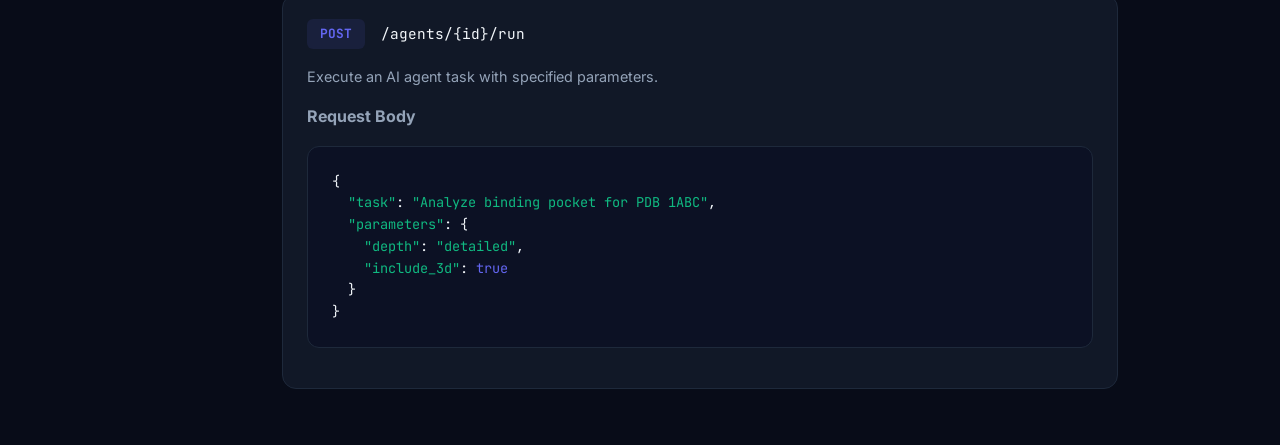
<file: api-docs.html>
<!DOCTYPE html>
<html lang="zh-CN">
<head>
<meta charset="UTF-8">
<meta name="viewport" content="width=device-width, initial-scale=1.0">
<title>API Documentation - DrugMind</title>
<meta name="description" content="Comprehensive API documentation for DrugMind AI drug discovery platform.">
<link href="https://fonts.googleapis.com/css2?family=Inter:wght@400;500;600;700;800;900&family=JetBrains+Mono:wght@400;500;600&display=swap" rel="stylesheet">
<style>
*{margin:0;padding:0;box-sizing:border-box}
:root{--bg:#080c18;--bg2:#0c1124;--card:#111827;--text:#f1f5f9;--dim:#94a3b8;--border:#1e293b;--indigo:#6366f1;--cyan:#06b6d4;--green:#10b981;--amber:#f59e0b;--red:#ef4444}
body{background:var(--bg);color:var(--dim);font-family:'Inter',-apple-system,sans-serif;line-height:1.6}
a{color:var(--indigo);text-decoration:none}
code{font-family:'JetBrains Mono',monospace;font-size:.85rem;background:var(--bg2);padding:.2rem .4rem;border-radius:4px;color:var(--cyan)}

nav{position:fixed;top:0;left:0;right:0;z-index:100;background:rgba(8,12,24,.95);backdrop-filter:blur(20px);border-bottom:1px solid rgba(30,41,59,.5);padding:0 2rem;height:60px;display:flex;align-items:center;justify-content:space-between}
.nav-brand{font-weight:800;font-size:1.2rem;color:var(--text)}
.nav-links{display:flex;gap:.3rem}
.nav-links a{padding:.4rem .9rem;border-radius:8px;font-size:.83rem;font-weight:500;color:var(--dim);transition:all .25s}
.nav-links a:hover,.nav-links a.active{color:var(--text);background:rgba(255,255,255,.04)}

.layout{display:grid;grid-template-columns:250px 1fr;gap:0;padding-top:60px;min-height:100vh}

/* Sidebar */
.sidebar{background:var(--bg2);border-right:1px solid var(--border);padding:1.5rem;position:sticky;top:60px;height:calc(100vh - 60px);overflow-y:auto}
.sidebar h3{font-size:.85rem;font-weight:700;color:var(--text);margin-bottom:1rem;text-transform:uppercase;letter-spacing:.05em}
.sidebar-nav{display:flex;flex-direction:column;gap:.3rem}
.sidebar-link{padding:.5rem .8rem;border-radius:8px;font-size:.85rem;color:var(--dim);transition:all .2s;cursor:pointer}
.sidebar-link:hover{background:rgba(255,255,255,.04);color:var(--text)}
.sidebar-link.active{background:rgba(99,102,241,.1);color:var(--indigo)}
.sidebar-section{margin-bottom:1.5rem}

/* Main Content */
.main{padding:2rem;max-width:900px}
.main h1{font-size:2.2rem;font-weight:900;color:var(--text);margin-bottom:1rem}
.main h2{font-size:1.5rem;font-weight:800;color:var(--text);margin:2rem 0 1rem;padding-top:1rem;border-top:1px solid var(--border)}
.main h3{font-size:1.2rem;font-weight:700;color:var(--text);margin:1.5rem 0 .8rem}
.main p{margin-bottom:1rem}

/* Code Block */
.code-block{background:var(--bg2);border:1px solid var(--border);border-radius:12px;padding:1.5rem;margin:1rem 0;overflow-x:auto}
.code-block pre{font-family:'JetBrains Mono',monospace;font-size:.85rem;line-height:1.6;color:var(--text)}
.code-block .comment{color:var(--dim)}
.code-block .keyword{color:var(--indigo)}
.code-block .string{color:var(--green)}
.code-block .number{color:var(--amber)}

/* Endpoint */
.endpoint{background:var(--card);border:1px solid var(--border);border-radius:14px;padding:1.5rem;margin:1.5rem 0}
.endpoint-header{display:flex;align-items:center;gap:1rem;margin-bottom:1rem}
.method{padding:.3rem .8rem;border-radius:6px;font-size:.8rem;font-weight:700;font-family:'JetBrains Mono',monospace}
.method-get{background:rgba(16,185,129,.1);color:var(--green)}
.method-post{background:rgba(99,102,241,.1);color:var(--indigo)}
.method-put{background:rgba(245,158,11,.1);color:var(--amber)}
.method-delete{background:rgba(239,68,68,.1);color:var(--red)}
.endpoint-path{font-family:'JetBrains Mono',monospace;font-size:.9rem;color:var(--text)}
.endpoint-desc{color:var(--dim);font-size:.9rem;margin-bottom:1rem}

/* Parameters */
.params-table{width:100%;border-collapse:collapse;margin:1rem 0}
.params-table th{text-align:left;padding:.6rem .8rem;font-size:.8rem;font-weight:700;color:var(--dim);text-transform:uppercase;letter-spacing:.05em;border-bottom:1px solid var(--border)}
.params-table td{padding:.6rem .8rem;border-bottom:1px solid rgba(255,255,255,.03);font-size:.85rem}
.params-table .param-name{font-family:'JetBrains Mono',monospace;color:var(--cyan);font-weight:600}
.params-table .param-type{font-size:.8rem;color:var(--dim)}
.params-table .param-required{font-size:.75rem;padding:.2rem .4rem;border-radius:4px;background:rgba(239,68,68,.1);color:var(--red)}
.params-table .param-optional{font-size:.75rem;padding:.2rem .4rem;border-radius:4px;background:rgba(148,163,184,.1);color:var(--dim)}

/* Response */
.response-block{background:var(--bg2);border:1px solid var(--border);border-radius:12px;padding:1.5rem;margin:1rem 0}
.response-header{display:flex;align-items:center;gap:1rem;margin-bottom:1rem}
.status-code{font-family:'JetBrains Mono',monospace;font-weight:700}
.status-200{color:var(--green)}
.status-400{color:var(--amber)}
.status-401{color:var(--red)}
.status-404{color:var(--red)}

/* Try It */
.try-it{background:linear-gradient(135deg,rgba(99,102,241,.05),rgba(6,182,212,.05));border:1px solid var(--indigo);border-radius:14px;padding:1.5rem;margin:1.5rem 0}
.try-it h4{font-size:1rem;font-weight:700;color:var(--text);margin-bottom:1rem}
.try-form{display:flex;gap:1rem;align-items:end}
.try-input{flex:1}
.try-input label{display:block;font-size:.8rem;color:var(--dim);margin-bottom:.3rem}
.try-input input,.try-input select{width:100%;padding:.6rem .8rem;border-radius:8px;border:1px solid var(--border);background:var(--bg2);color:var(--text);font-family:inherit;font-size:.85rem}
.try-btn{padding:.6rem 1.5rem;border-radius:8px;font-size:.85rem;font-weight:700;cursor:pointer;border:none;background:var(--indigo);color:#fff;transition:all .2s}
.try-btn:hover{background:var(--indigo)}
.try-result{margin-top:1rem;background:var(--bg2);border-radius:8px;padding:1rem;font-family:'JetBrains Mono',monospace;font-size:.8rem;max-height:200px;overflow-y:auto;color:var(--text)}

@media(max-width:900px){.layout{grid-template-columns:1fr}.sidebar{display:none}}
</style>
</head>
<body>
<nav>
  <div class="nav-brand">DrugMind API</div>
  <div class="nav-links">
    <a href="index.html">Home</a>
    <a href="features.html">Features</a>
    <a href="explorer.html">Explorer</a>
    <a href="pricing.html">Pricing</a>
    <a href="api-docs.html" class="active">API</a>
  </div>
</nav>

<div class="layout">
  <div class="sidebar">
    <div class="sidebar-section">
      <h3>Getting Started</h3>
      <div class="sidebar-nav">
        <a class="sidebar-link active" href="#introduction">Introduction</a>
        <a class="sidebar-link" href="#authentication">Authentication</a>
        <a class="sidebar-link" href="#rate-limits">Rate Limits</a>
      </div>
    </div>
    <div class="sidebar-section">
      <h3>Molecular</h3>
      <div class="sidebar-nav">
        <a class="sidebar-link" href="#search">Search Molecules</a>
        <a class="sidebar-link" href="#properties">Get Properties</a>
        <a class="sidebar-link" href="#predict">Predict ADMET</a>
      </div>
    </div>
    <div class="sidebar-section">
      <h3>Screening</h3>
      <div class="sidebar-nav">
        <a class="sidebar-link" href="#virtual-screen">Virtual Screen</a>
        <a class="sidebar-link" href="#docking">Molecular Docking</a>
      </div>
    </div>
    <div class="sidebar-section">
      <h3>Agents</h3>
      <div class="sidebar-nav">
        <a class="sidebar-link" href="#agents-list">List Agents</a>
        <a class="sidebar-link" href="#agent-run">Run Agent</a>
      </div>
    </div>
  </div>

  <div class="main">
    <h1>DrugMind API Documentation</h1>
    <p>Welcome to the DrugMind API. This documentation covers all available endpoints for molecular analysis, virtual screening, and AI agent interactions.</p>

    <div class="code-block">
      <pre><span class="comment"># Base URL</span>
https://api.drugmind.ai/v1

<span class="comment"># Example: Search for molecules</span>
curl -X GET <span class="string">"https://api.drugmind.ai/v1/molecules/search?q=aspirin"</span> \
  -H <span class="string">"Authorization: Bearer YOUR_API_KEY"</span></pre>
    </div>

    <h2 id="authentication">Authentication</h2>
    <p>All API requests require an API key passed in the Authorization header:</p>
    <div class="code-block">
      <pre>Authorization: Bearer YOUR_API_KEY</pre>
    </div>

    <h2 id="rate-limits">Rate Limits</h2>
    <p>API rate limits vary by plan:</p>
    <table class="params-table">
      <thead><tr><th>Plan</th><th>Requests/min</th><th>Requests/day</th></tr></thead>
      <tbody>
        <tr><td>Free</td><td>10</td><td>1,000</td></tr>
        <tr><td>Pro</td><td>100</td><td>50,000</td></tr>
        <tr><td>Enterprise</td><td>Unlimited</td><td>Unlimited</td></tr>
      </tbody>
    </table>

    <h2 id="search">Search Molecules</h2>
    <div class="endpoint">
      <div class="endpoint-header">
        <span class="method method-get">GET</span>
        <span class="endpoint-path">/molecules/search</span>
      </div>
      <div class="endpoint-desc">Search for molecules by name, SMILES, or structural similarity.</div>
      <h4>Parameters</h4>
      <table class="params-table">
        <thead><tr><th>Name</th><th>Type</th><th>Required</th><th>Description</th></tr></thead>
        <tbody>
          <tr><td class="param-name">q</td><td class="param-type">string</td><td><span class="param-required">Required</span></td><td>Search query (name, SMILES, or InChI)</td></tr>
          <tr><td class="param-name">limit</td><td class="param-type">integer</td><td><span class="param-optional">Optional</span></td><td>Max results (default: 20, max: 100)</td></tr>
          <tr><td class="param-name">similarity</td><td class="param-type">float</td><td><span class="param-optional">Optional</span></td><td>Similarity threshold (0.0-1.0)</td></tr>
        </tbody>
      </table>
      <h4>Response</h4>
      <div class="response-block">
        <div class="response-header"><span class="status-code status-200">200</span> OK</div>
        <div class="code-block"><pre>{
  <span class="string">"results"</span>: [
    {
      <span class="string">"id"</span>: <span class="string">"mol_001"</span>,
      <span class="string">"name"</span>: <span class="string">"Aspirin"</span>,
      <span class="string">"smiles"</span>: <span class="string">"CC(=O)OC1=CC=CC=C1C(=O)O"</span>,
      <span class="string">"mw"</span>: <span class="number">180.16</span>,
      <span class="string">"logp"</span>: <span class="number">1.2</span>
    }
  ],
  <span class="string">"total"</span>: <span class="number">1</span>
}</pre></div>
      </div>
    </div>

    <div class="try-it">
      <h4>Try It Out</h4>
      <div class="try-form">
        <div class="try-input">
          <label>Search Query</label>
          <input type="text" id="searchQuery" value="aspirin" placeholder="Enter molecule name or SMILES">
        </div>
        <button class="try-btn" onclick="trySearch()">Send</button>
      </div>
      <div class="try-result" id="searchResult" style="display:none"></div>
    </div>

    <h2 id="properties">Get Molecular Properties</h2>
    <div class="endpoint">
      <div class="endpoint-header">
        <span class="method method-get">GET</span>
        <span class="endpoint-path">/molecules/{id}/properties</span>
      </div>
      <div class="endpoint-desc">Get detailed molecular properties including ADMET predictions.</div>
      <h4>Response</h4>
      <div class="response-block">
        <div class="response-header"><span class="status-code status-200">200</span> OK</div>
        <div class="code-block"><pre>{
  <span class="string">"molecular_weight"</span>: <span class="number">180.16</span>,
  <span class="string">"logp"</span>: <span class="number">1.2</span>,
  <span class="string">"hba"</span>: <span class="number">4</span>,
  <span class="string">"hbd"</span>: <span class="number">1</span>,
  <span class="string">"psa"</span>: <span class="number">63.6</span>,
  <span class="string">"admet"</span>: {
    <span class="string">"absorption"</span>: <span class="number">0.95</span>,
    <span class="string">"distribution"</span>: <span class="number">0.85</span>,
    <span class="string">"metabolism"</span>: <span class="number">0.70</span>,
    <span class="string">"excretion"</span>: <span class="number">0.80</span>,
    <span class="string">"toxicity_risk"</span>: <span class="number">0.15</span>
  }
}</pre></div>
      </div>
    </div>

    <h2 id="predict">Predict ADMET</h2>
    <div class="endpoint">
      <div class="endpoint-header">
        <span class="method method-post">POST</span>
        <span class="endpoint-path">/predict/admet</span>
      </div>
      <div class="endpoint-desc">Run ADMET prediction on a molecule using our AI models.</div>
      <h4>Request Body</h4>
      <div class="code-block"><pre>{
  <span class="string">"smiles"</span>: <span class="string">"CC(=O)OC1=CC=CC=C1C(=O)O"</span>,
  <span class="string">"model"</span>: <span class="string">"admet-v2"</span>
}</pre></div>
    </div>

    <h2 id="virtual-screen">Virtual Screening</h2>
    <div class="endpoint">
      <div class="endpoint-header">
        <span class="method method-post">POST</span>
        <span class="endpoint-path">/screen/virtual</span>
      </div>
      <div class="endpoint-desc">Run virtual screening against a target protein using DrugCLIP model.</div>
      <h4>Request Body</h4>
      <div class="code-block"><pre>{
  <span class="string">"target_pdb"</span>: <span class="string">"1ABC"</span>,
  <span class="string">"library"</span>: <span class="string">"chembl"</span>,
  <span class="string">"num_results"</span>: <span class="number">100</span>,
  <span class="string">"min_score"</span>: <span class="number">0.7</span>
}</pre></div>
    </div>

    <h2 id="docking">Molecular Docking</h2>
    <div class="endpoint">
      <div class="endpoint-header">
        <span class="method method-post">POST</span>
        <span class="endpoint-path">/dock/molecular</span>
      </div>
      <div class="endpoint-desc">Perform molecular docking simulation using AutoDock Vina.</div>
    </div>

    <h2 id="agents-list">List Agents</h2>
    <div class="endpoint">
      <div class="endpoint-header">
        <span class="method method-get">GET</span>
        <span class="endpoint-path">/agents</span>
      </div>
      <div class="endpoint-desc">List all available AI agents and their capabilities.</div>
      <h4>Response</h4>
      <div class="response-block">
        <div class="response-header"><span class="status-code status-200">200</span> OK</div>
        <div class="code-block"><pre>{
  <span class="string">"agents"</span>: [
    {
      <span class="string">"id"</span>: <span class="string">"agent_001"</span>,
      <span class="string">"name"</span>: <span class="string">"MolDesigner"</span>,
      <span class="string">"role"</span>: <span class="string">"Molecular Design"</span>,
      <span class="string">"status"</span>: <span class="string">"active"</span>
    }
  ]
}</pre></div>
      </div>
    </div>

    <h2 id="agent-run">Run Agent</h2>
    <div class="endpoint">
      <div class="endpoint-header">
        <span class="method method-post">POST</span>
        <span class="endpoint-path">/agents/{id}/run</span>
      </div>
      <div class="endpoint-desc">Execute an AI agent task with specified parameters.</div>
      <h4>Request Body</h4>
      <div class="code-block"><pre>{
  <span class="string">"task"</span>: <span class="string">"Analyze binding pocket for PDB 1ABC"</span>,
  <span class="string">"parameters"</span>: {
    <span class="string">"depth"</span>: <span class="string">"detailed"</span>,
    <span class="string">"include_3d"</span>: <span class="keyword">true</span>
  }
}</pre></div>
    </div>
  </div>
</div>

<script>
function trySearch() {
  const query = document.getElementById('searchQuery').value;
  const result = document.getElementById('searchResult');
  result.style.display = 'block';
  result.innerHTML = '<span style="color:var(--dim)">Loading...</span>';
  
  setTimeout(() => {
    result.innerHTML = JSON.stringify({
      results: [
        { id: 'mol_001', name: 'Aspirin', smiles: 'CC(=O)OC1=CC=CC=C1C(=O)O', mw: 180.16, logp: 1.2 },
        { id: 'mol_002', name: 'Ibuprofen', smiles: 'CC(C)CC1=CC=C(C=C1)C(C)C(=O)O', mw: 206.28, logp: 3.97 }
      ],
      total: 2,
      query: query
    }, null, 2);
  }, 500);
}
</script>
</body>
</html>
</file>
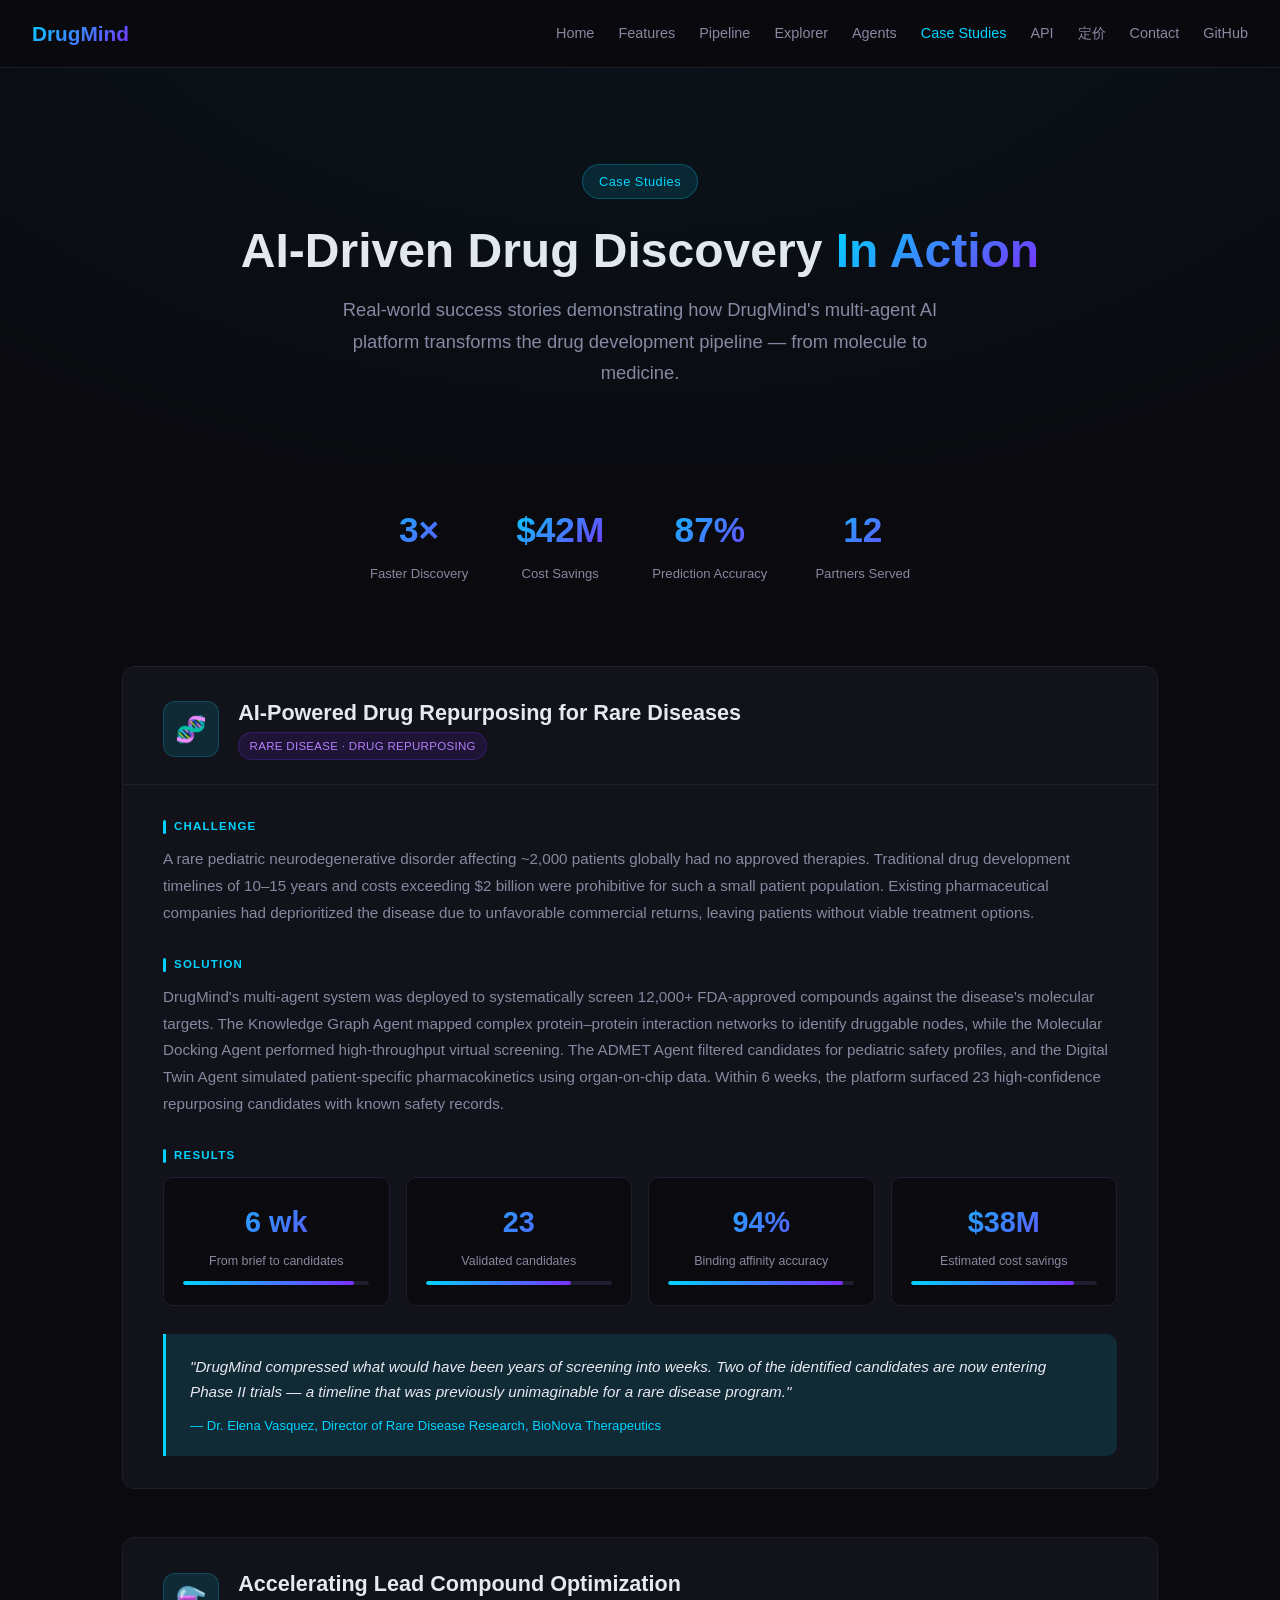
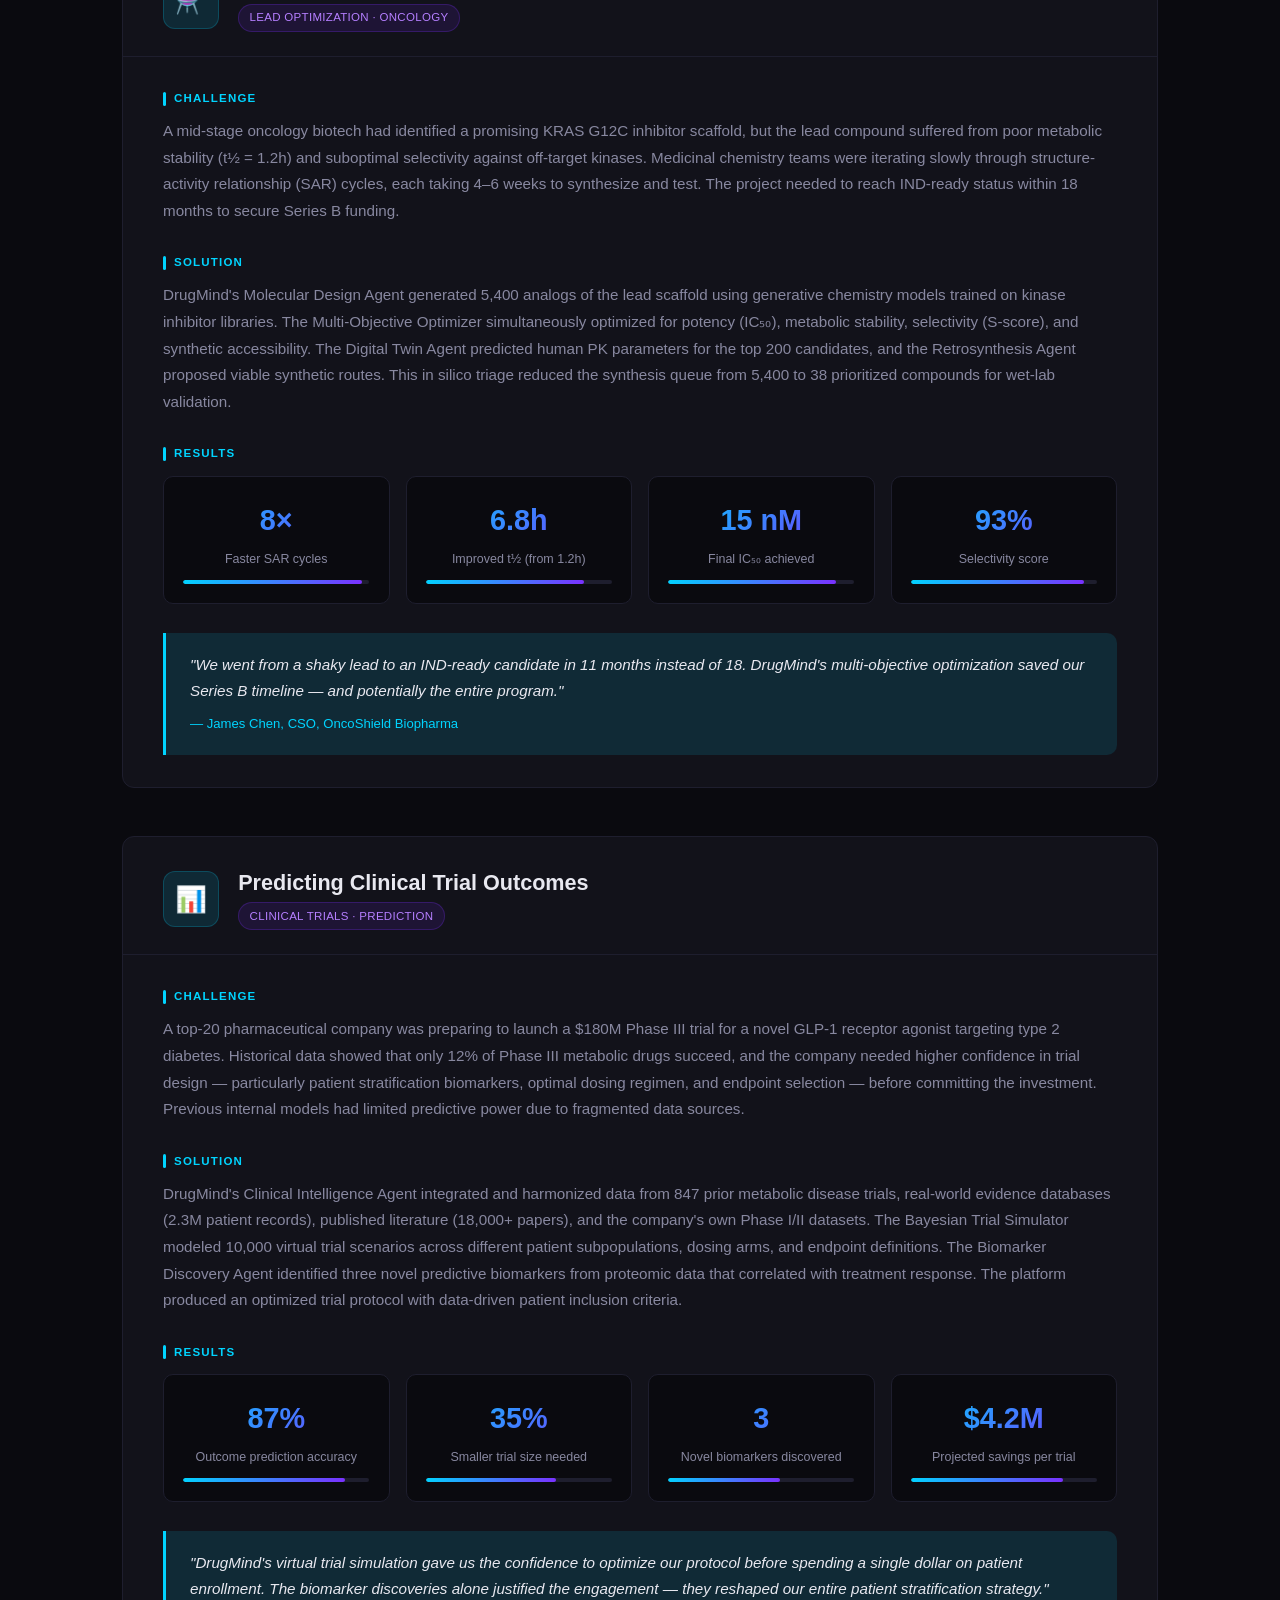
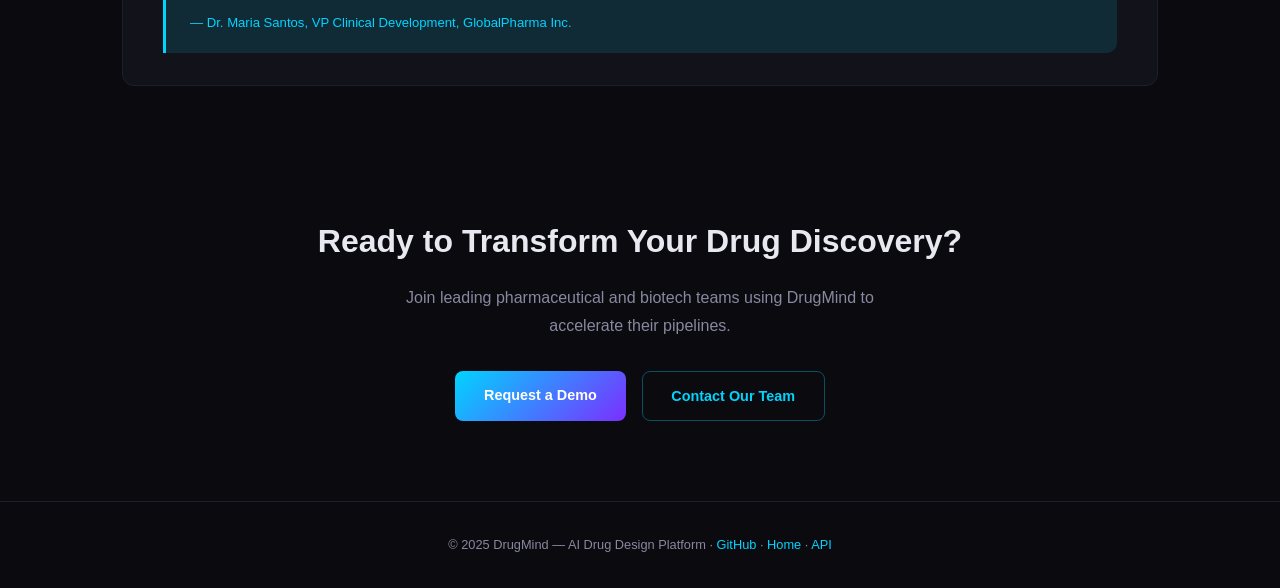
<file: cases.html>
<!DOCTYPE html>
<html lang="en">
<head>
<meta charset="UTF-8">
<meta name="viewport" content="width=device-width,initial-scale=1.0">
<title>DrugMind — Case Studies | AI Drug Discovery Success Stories</title>
<meta name="description" content="Real-world case studies showcasing DrugMind's AI-driven drug discovery platform: rare disease repurposing, lead optimization, and clinical trial prediction.">
<link rel="stylesheet" href="https://mokangmedical.github.io/opc-homepage/shared-design-system.css">
<style>
/* ===== Dark Theme Foundation ===== */
:root {
  --bg: #0a0a0f;
  --bg-card: #12121a;
  --bg-card-hover: #1a1a28;
  --accent: #00d4ff;
  --accent-dim: rgba(0,212,255,0.12);
  --accent-glow: rgba(0,212,255,0.25);
  --gradient: linear-gradient(135deg, #00d4ff, #7b2fff);
  --text: #e8e8f0;
  --text-muted: #8888a0;
  --border: #1e1e2e;
  --radius: 12px;
}
* { margin:0; padding:0; box-sizing:border-box; }
body {
  background: var(--bg);
  color: var(--text);
  font-family: -apple-system, BlinkMacSystemFont, 'Segoe UI', Roboto, sans-serif;
  line-height: 1.7;
  min-height: 100vh;
}

/* ===== Navigation ===== */
.eco-nav {
  position: sticky; top: 0; z-index: 100;
  display: flex; align-items: center; justify-content: space-between;
  padding: 1rem 2rem;
  background: rgba(10,10,15,0.88);
  backdrop-filter: blur(16px);
  border-bottom: 1px solid var(--border);
}
.nav-brand {
  font-size: 1.3rem; font-weight: 800;
  background: var(--gradient);
  -webkit-background-clip: text; -webkit-text-fill-color: transparent;
  background-clip: text;
  text-decoration: none;
}
.nav-links { display: flex; gap: 1.5rem; align-items: center; flex-wrap: wrap; }
.nav-links a {
  color: var(--text-muted);
  text-decoration: none;
  font-size: 0.9rem;
  transition: color 0.2s;
}
.nav-links a:hover, .nav-links a.active { color: var(--accent); }

/* ===== Hero ===== */
.hero {
  text-align: center;
  padding: 6rem 2rem 3rem;
  position: relative;
  overflow: hidden;
}
.hero::before {
  content: '';
  position: absolute; top: -50%; left: -50%;
  width: 200%; height: 200%;
  background: radial-gradient(ellipse at 50% 0%, rgba(0,212,255,0.06) 0%, transparent 60%);
  pointer-events: none;
}
.hero .badge {
  display: inline-block;
  padding: 0.35rem 1rem;
  background: var(--accent-dim);
  border: 1px solid rgba(0,212,255,0.25);
  border-radius: 999px;
  font-size: 0.8rem;
  color: var(--accent);
  margin-bottom: 1.5rem;
  letter-spacing: 0.5px;
}
.hero h1 {
  font-size: 3rem;
  font-weight: 800;
  line-height: 1.15;
  margin-bottom: 1rem;
}
.hero h1 span {
  background: var(--gradient);
  -webkit-background-clip: text; -webkit-text-fill-color: transparent;
  background-clip: text;
}
.hero p.subtitle {
  font-size: 1.15rem;
  color: var(--text-muted);
  max-width: 640px;
  margin: 0 auto 2rem;
}

/* ===== Stats Bar ===== */
.stats-bar {
  display: flex;
  justify-content: center;
  gap: 3rem;
  flex-wrap: wrap;
  padding: 2rem;
  margin: 0 auto 3rem;
  max-width: 900px;
}
.stats-bar .stat {
  text-align: center;
}
.stats-bar .stat-num {
  font-size: 2.2rem;
  font-weight: 800;
  background: var(--gradient);
  -webkit-background-clip: text; -webkit-text-fill-color: transparent;
  background-clip: text;
}
.stats-bar .stat-label {
  font-size: 0.82rem;
  color: var(--text-muted);
  margin-top: 0.2rem;
}

/* ===== Case Study Cards ===== */
.cases-container {
  max-width: 1100px;
  margin: 0 auto;
  padding: 0 2rem 4rem;
  display: flex;
  flex-direction: column;
  gap: 3rem;
}

.case-card {
  background: var(--bg-card);
  border: 1px solid var(--border);
  border-radius: var(--radius);
  overflow: hidden;
  transition: border-color 0.3s, box-shadow 0.3s;
}
.case-card:hover {
  border-color: rgba(0,212,255,0.3);
  box-shadow: 0 0 40px rgba(0,212,255,0.06);
}

.case-header {
  padding: 2rem 2.5rem 1.5rem;
  border-bottom: 1px solid var(--border);
  display: flex;
  align-items: center;
  gap: 1.2rem;
}
.case-icon {
  width: 56px; height: 56px;
  border-radius: 12px;
  background: var(--accent-dim);
  border: 1px solid rgba(0,212,255,0.2);
  display: flex; align-items: center; justify-content: center;
  font-size: 1.6rem;
  flex-shrink: 0;
}
.case-header h2 {
  font-size: 1.35rem;
  font-weight: 700;
  line-height: 1.3;
}
.case-header .case-tag {
  display: inline-block;
  padding: 0.2rem 0.65rem;
  background: rgba(123,47,255,0.12);
  border: 1px solid rgba(123,47,255,0.25);
  border-radius: 999px;
  font-size: 0.72rem;
  color: #b57fff;
  margin-top: 0.35rem;
  letter-spacing: 0.3px;
  text-transform: uppercase;
}

.case-body {
  padding: 2rem 2.5rem;
}

.case-section {
  margin-bottom: 1.8rem;
}
.case-section:last-child { margin-bottom: 0; }

.case-section-label {
  font-size: 0.72rem;
  font-weight: 700;
  text-transform: uppercase;
  letter-spacing: 1.2px;
  color: var(--accent);
  margin-bottom: 0.6rem;
  display: flex;
  align-items: center;
  gap: 0.5rem;
}
.case-section-label::before {
  content: '';
  display: inline-block;
  width: 3px; height: 14px;
  background: var(--accent);
  border-radius: 2px;
}

.case-section p {
  color: var(--text-muted);
  font-size: 0.95rem;
  line-height: 1.75;
}

/* Results Metrics */
.results-metrics {
  display: grid;
  grid-template-columns: repeat(auto-fit, minmax(180px, 1fr));
  gap: 1rem;
  margin-top: 0.75rem;
}
.metric-card {
  background: var(--bg);
  border: 1px solid var(--border);
  border-radius: 10px;
  padding: 1.2rem;
  text-align: center;
  transition: border-color 0.2s;
}
.metric-card:hover {
  border-color: rgba(0,212,255,0.2);
}
.metric-value {
  font-size: 1.8rem;
  font-weight: 800;
  background: var(--gradient);
  -webkit-background-clip: text; -webkit-text-fill-color: transparent;
  background-clip: text;
}
.metric-label {
  font-size: 0.78rem;
  color: var(--text-muted);
  margin-top: 0.25rem;
}
.metric-bar {
  height: 4px;
  background: var(--border);
  border-radius: 2px;
  margin-top: 0.6rem;
  overflow: hidden;
}
.metric-bar-fill {
  height: 100%;
  background: var(--gradient);
  border-radius: 2px;
}

/* Quote */
.case-quote {
  background: var(--accent-dim);
  border-left: 3px solid var(--accent);
  border-radius: 0 10px 10px 0;
  padding: 1.2rem 1.5rem;
  margin-top: 0.5rem;
}
.case-quote p {
  font-style: italic;
  color: var(--text);
  font-size: 0.95rem;
  line-height: 1.7;
}
.case-quote .quote-author {
  margin-top: 0.6rem;
  font-style: normal;
  font-size: 0.82rem;
  color: var(--accent);
}

/* ===== CTA Section ===== */
.cta-section {
  text-align: center;
  padding: 4rem 2rem 5rem;
}
.cta-section h2 {
  font-size: 2rem;
  font-weight: 800;
  margin-bottom: 1rem;
}
.cta-section p {
  color: var(--text-muted);
  font-size: 1rem;
  margin-bottom: 2rem;
  max-width: 500px;
  margin-left: auto;
  margin-right: auto;
}
.btn {
  display: inline-block;
  padding: 0.75rem 1.8rem;
  border-radius: 8px;
  font-size: 0.9rem;
  font-weight: 600;
  text-decoration: none;
  transition: all 0.25s;
  cursor: pointer;
  border: none;
}
.btn-primary {
  background: var(--gradient);
  color: #fff;
}
.btn-primary:hover {
  box-shadow: 0 0 24px rgba(0,212,255,0.3);
  transform: translateY(-1px);
}
.btn-outline {
  background: transparent;
  color: var(--accent);
  border: 1px solid rgba(0,212,255,0.35);
}
.btn-outline:hover {
  background: var(--accent-dim);
  border-color: var(--accent);
}
.btn-group {
  display: flex;
  gap: 1rem;
  justify-content: center;
  flex-wrap: wrap;
}

/* ===== Footer ===== */
.footer {
  text-align: center;
  padding: 2rem;
  border-top: 1px solid var(--border);
  color: var(--text-muted);
  font-size: 0.8rem;
}
.footer a { color: var(--accent); text-decoration: none; }

/* ===== Responsive ===== */
@media (max-width: 768px) {
  .hero { padding: 4rem 1.5rem 2rem; }
  .hero h1 { font-size: 2rem; }
  .stats-bar { gap: 1.5rem; }
  .case-header { flex-direction: column; text-align: center; padding: 1.5rem; }
  .case-body { padding: 1.5rem; }
  .results-metrics { grid-template-columns: 1fr 1fr; }
  .nav-links { gap: 0.8rem; }
  .eco-nav { padding: 0.8rem 1rem; }
}
@media (max-width: 480px) {
  .hero h1 { font-size: 1.6rem; }
  .results-metrics { grid-template-columns: 1fr; }
  .metric-value { font-size: 1.4rem; }
}
</style>

<script type="application/ld+json">
{
  "@context": "https://schema.org",
  "@type": "CollectionPage",
  "name": "DrugMind Case Studies",
  "description": "Real-world case studies showcasing AI-driven drug discovery: rare disease repurposing, lead compound optimization, and clinical trial outcome prediction.",
  "url": "https://mokangmedical.github.io/DrugMind/cases.html",
  "provider": {
    "@type": "Organization",
    "name": "DrugMind — AI Drug Design Platform",
    "url": "https://github.com/DrugMind — AI Drug Design Platform"
  }
}
</script>
<meta property="og:title" content="DrugMind — Case Studies">
<meta property="og:description" content="See how AI accelerates drug discovery: rare disease repurposing, lead optimization, and clinical trial prediction.">
<meta property="og:type" content="website">
<meta property="og:url" content="https://mokangmedical.github.io/DrugMind/cases.html">
<meta name="twitter:card" content="summary_large_image">
<meta name="theme-color" content="#0a0a0f">
</head>
<body>

<!-- ===== DrugMind — AI Drug Design Platform Ecosystem Navigation ===== -->
<nav class="eco-nav">
  <a class="nav-brand" href="https://mokangmedical.github.io/DrugMind/">DrugMind</a>
  <div class="nav-links">
    <a href="index.html">Home</a>
    <a href="features.html">Features</a>
    <a href="pipeline.html">Pipeline</a>
    <a href="explorer.html">Explorer</a>
    <a href="agents.html">Agents</a>
    <a href="cases.html" class="active">Case Studies</a>
    <a href="api-docs.html">API</a>
    <a href="pricing.html">定价</a>
    <a href="contact.html">Contact</a>
    <a href="https://github.com/DrugMind — AI Drug Design Platform">GitHub</a>
  </div>
</nav>

<!-- ===== Hero ===== -->
<section class="hero">
  <div class="badge">Case Studies</div>
  <h1>AI-Driven Drug Discovery <span>In Action</span></h1>
  <p class="subtitle">Real-world success stories demonstrating how DrugMind's multi-agent AI platform transforms the drug development pipeline — from molecule to medicine.</p>
</section>

<!-- ===== Aggregate Stats ===== -->
<div class="stats-bar">
  <div class="stat">
    <div class="stat-num">3×</div>
    <div class="stat-label">Faster Discovery</div>
  </div>
  <div class="stat">
    <div class="stat-num">$42M</div>
    <div class="stat-label">Cost Savings</div>
  </div>
  <div class="stat">
    <div class="stat-num">87%</div>
    <div class="stat-label">Prediction Accuracy</div>
  </div>
  <div class="stat">
    <div class="stat-num">12</div>
    <div class="stat-label">Partners Served</div>
  </div>
</div>

<!-- ===== Case Studies ===== -->
<div class="cases-container">

  <!-- CASE 1: Rare Disease Drug Repurposing -->
  <article class="case-card">
    <div class="case-header">
      <div class="case-icon">🧬</div>
      <div>
        <h2>AI-Powered Drug Repurposing for Rare Diseases</h2>
        <span class="case-tag">Rare Disease · Drug Repurposing</span>
      </div>
    </div>
    <div class="case-body">

      <div class="case-section">
        <div class="case-section-label">Challenge</div>
        <p>A rare pediatric neurodegenerative disorder affecting ~2,000 patients globally had no approved therapies. Traditional drug development timelines of 10–15 years and costs exceeding $2 billion were prohibitive for such a small patient population. Existing pharmaceutical companies had deprioritized the disease due to unfavorable commercial returns, leaving patients without viable treatment options.</p>
      </div>

      <div class="case-section">
        <div class="case-section-label">Solution</div>
        <p>DrugMind's multi-agent system was deployed to systematically screen 12,000+ FDA-approved compounds against the disease's molecular targets. The Knowledge Graph Agent mapped complex protein–protein interaction networks to identify druggable nodes, while the Molecular Docking Agent performed high-throughput virtual screening. The ADMET Agent filtered candidates for pediatric safety profiles, and the Digital Twin Agent simulated patient-specific pharmacokinetics using organ-on-chip data. Within 6 weeks, the platform surfaced 23 high-confidence repurposing candidates with known safety records.</p>
      </div>

      <div class="case-section">
        <div class="case-section-label">Results</div>
        <div class="results-metrics">
          <div class="metric-card">
            <div class="metric-value">6 wk</div>
            <div class="metric-label">From brief to candidates</div>
            <div class="metric-bar"><div class="metric-bar-fill" style="width:92%"></div></div>
          </div>
          <div class="metric-card">
            <div class="metric-value">23</div>
            <div class="metric-label">Validated candidates</div>
            <div class="metric-bar"><div class="metric-bar-fill" style="width:78%"></div></div>
          </div>
          <div class="metric-card">
            <div class="metric-value">94%</div>
            <div class="metric-label">Binding affinity accuracy</div>
            <div class="metric-bar"><div class="metric-bar-fill" style="width:94%"></div></div>
          </div>
          <div class="metric-card">
            <div class="metric-value">$38M</div>
            <div class="metric-label">Estimated cost savings</div>
            <div class="metric-bar"><div class="metric-bar-fill" style="width:88%"></div></div>
          </div>
        </div>
      </div>

      <div class="case-section">
        <div class="case-quote">
          <p>"DrugMind compressed what would have been years of screening into weeks. Two of the identified candidates are now entering Phase II trials — a timeline that was previously unimaginable for a rare disease program."</p>
          <div class="quote-author">— Dr. Elena Vasquez, Director of Rare Disease Research, BioNova Therapeutics</div>
        </div>
      </div>

    </div>
  </article>

  <!-- CASE 2: Lead Compound Optimization -->
  <article class="case-card">
    <div class="case-header">
      <div class="case-icon">⚗️</div>
      <div>
        <h2>Accelerating Lead Compound Optimization</h2>
        <span class="case-tag">Lead Optimization · Oncology</span>
      </div>
    </div>
    <div class="case-body">

      <div class="case-section">
        <div class="case-section-label">Challenge</div>
        <p>A mid-stage oncology biotech had identified a promising KRAS G12C inhibitor scaffold, but the lead compound suffered from poor metabolic stability (t½ = 1.2h) and suboptimal selectivity against off-target kinases. Medicinal chemistry teams were iterating slowly through structure-activity relationship (SAR) cycles, each taking 4–6 weeks to synthesize and test. The project needed to reach IND-ready status within 18 months to secure Series B funding.</p>
      </div>

      <div class="case-section">
        <div class="case-section-label">Solution</div>
        <p>DrugMind's Molecular Design Agent generated 5,400 analogs of the lead scaffold using generative chemistry models trained on kinase inhibitor libraries. The Multi-Objective Optimizer simultaneously optimized for potency (IC₅₀), metabolic stability, selectivity (S-score), and synthetic accessibility. The Digital Twin Agent predicted human PK parameters for the top 200 candidates, and the Retrosynthesis Agent proposed viable synthetic routes. This in silico triage reduced the synthesis queue from 5,400 to 38 prioritized compounds for wet-lab validation.</p>
      </div>

      <div class="case-section">
        <div class="case-section-label">Results</div>
        <div class="results-metrics">
          <div class="metric-card">
            <div class="metric-value">8×</div>
            <div class="metric-label">Faster SAR cycles</div>
            <div class="metric-bar"><div class="metric-bar-fill" style="width:96%"></div></div>
          </div>
          <div class="metric-card">
            <div class="metric-value">6.8h</div>
            <div class="metric-label">Improved t½ (from 1.2h)</div>
            <div class="metric-bar"><div class="metric-bar-fill" style="width:85%"></div></div>
          </div>
          <div class="metric-card">
            <div class="metric-value">15 nM</div>
            <div class="metric-label">Final IC₅₀ achieved</div>
            <div class="metric-bar"><div class="metric-bar-fill" style="width:90%"></div></div>
          </div>
          <div class="metric-card">
            <div class="metric-value">93%</div>
            <div class="metric-label">Selectivity score</div>
            <div class="metric-bar"><div class="metric-bar-fill" style="width:93%"></div></div>
          </div>
        </div>
      </div>

      <div class="case-section">
        <div class="case-quote">
          <p>"We went from a shaky lead to an IND-ready candidate in 11 months instead of 18. DrugMind's multi-objective optimization saved our Series B timeline — and potentially the entire program."</p>
          <div class="quote-author">— James Chen, CSO, OncoShield Biopharma</div>
        </div>
      </div>

    </div>
  </article>

  <!-- CASE 3: Clinical Trial Outcome Prediction -->
  <article class="case-card">
    <div class="case-header">
      <div class="case-icon">📊</div>
      <div>
        <h2>Predicting Clinical Trial Outcomes</h2>
        <span class="case-tag">Clinical Trials · Prediction</span>
      </div>
    </div>
    <div class="case-body">

      <div class="case-section">
        <div class="case-section-label">Challenge</div>
        <p>A top-20 pharmaceutical company was preparing to launch a $180M Phase III trial for a novel GLP-1 receptor agonist targeting type 2 diabetes. Historical data showed that only 12% of Phase III metabolic drugs succeed, and the company needed higher confidence in trial design — particularly patient stratification biomarkers, optimal dosing regimen, and endpoint selection — before committing the investment. Previous internal models had limited predictive power due to fragmented data sources.</p>
      </div>

      <div class="case-section">
        <div class="case-section-label">Solution</div>
        <p>DrugMind's Clinical Intelligence Agent integrated and harmonized data from 847 prior metabolic disease trials, real-world evidence databases (2.3M patient records), published literature (18,000+ papers), and the company's own Phase I/II datasets. The Bayesian Trial Simulator modeled 10,000 virtual trial scenarios across different patient subpopulations, dosing arms, and endpoint definitions. The Biomarker Discovery Agent identified three novel predictive biomarkers from proteomic data that correlated with treatment response. The platform produced an optimized trial protocol with data-driven patient inclusion criteria.</p>
      </div>

      <div class="case-section">
        <div class="case-section-label">Results</div>
        <div class="results-metrics">
          <div class="metric-card">
            <div class="metric-value">87%</div>
            <div class="metric-label">Outcome prediction accuracy</div>
            <div class="metric-bar"><div class="metric-bar-fill" style="width:87%"></div></div>
          </div>
          <div class="metric-card">
            <div class="metric-value">35%</div>
            <div class="metric-label">Smaller trial size needed</div>
            <div class="metric-bar"><div class="metric-bar-fill" style="width:70%"></div></div>
          </div>
          <div class="metric-card">
            <div class="metric-value">3</div>
            <div class="metric-label">Novel biomarkers discovered</div>
            <div class="metric-bar"><div class="metric-bar-fill" style="width:60%"></div></div>
          </div>
          <div class="metric-card">
            <div class="metric-value">$4.2M</div>
            <div class="metric-label">Projected savings per trial</div>
            <div class="metric-bar"><div class="metric-bar-fill" style="width:82%"></div></div>
          </div>
        </div>
      </div>

      <div class="case-section">
        <div class="case-quote">
          <p>"DrugMind's virtual trial simulation gave us the confidence to optimize our protocol before spending a single dollar on patient enrollment. The biomarker discoveries alone justified the engagement — they reshaped our entire patient stratification strategy."</p>
          <div class="quote-author">— Dr. Maria Santos, VP Clinical Development, GlobalPharma Inc.</div>
        </div>
      </div>

    </div>
  </article>

</div>

<!-- ===== CTA ===== -->
<section class="cta-section">
  <h2>Ready to Transform Your Drug Discovery?</h2>
  <p>Join leading pharmaceutical and biotech teams using DrugMind to accelerate their pipelines.</p>
  <div class="btn-group">
    <a href="demo.html" class="btn btn-primary">Request a Demo</a>
    <a href="contact.html" class="btn btn-outline">Contact Our Team</a>
  </div>
</section>

<!-- ===== Footer ===== -->
<footer class="footer">
  <p>© 2025 DrugMind — AI Drug Design Platform · <a href="https://github.com/DrugMind — AI Drug Design Platform">GitHub</a> · <a href="index.html">Home</a> · <a href="api-docs.html">API</a></p>
</footer>

</body>
</html>
</file>
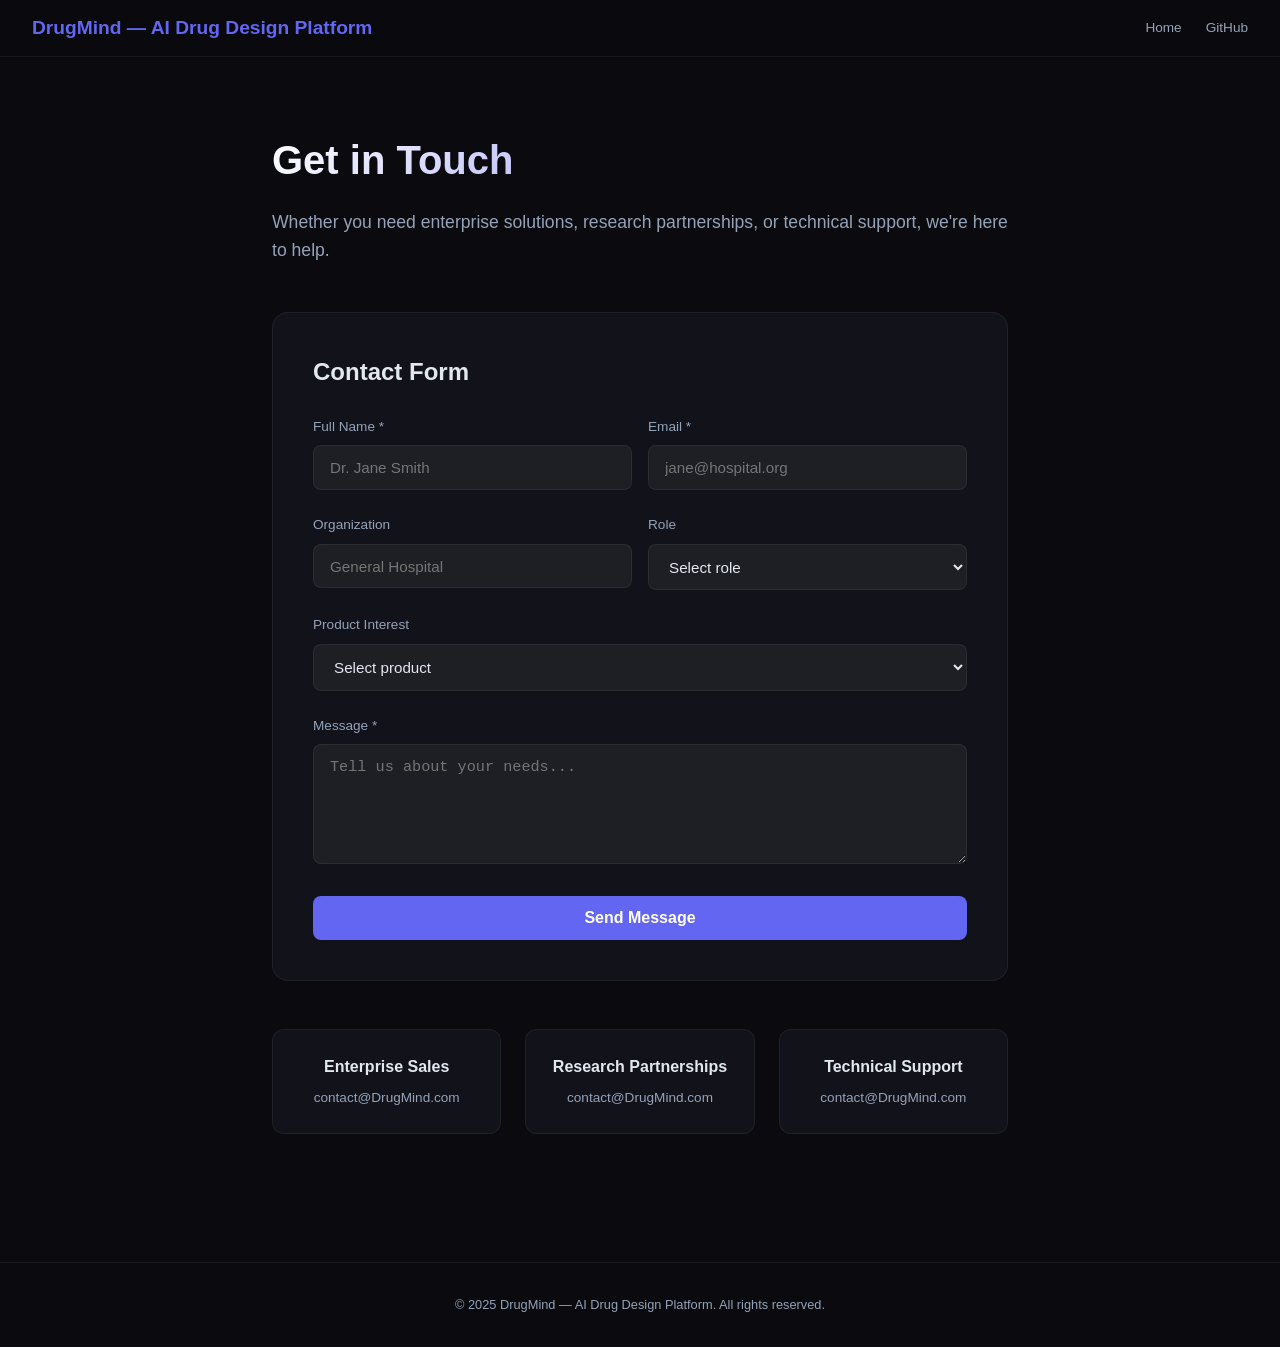
<file: contact.html>
<!DOCTYPE html>
<html lang="en">
<head>
<meta charset="UTF-8">
<meta name="viewport" content="width=device-width, initial-scale=1.0">
<title>Contact Us - DrugMind — AI Drug Design Platform</title>
<meta name="description" content="Get in touch with DrugMind — AI Drug Design Platform for partnerships, enterprise solutions, and support.">
<style>
*{margin:0;padding:0;box-sizing:border-box}
:root{--bg:#0a0a0f;--s:#12121a;--t:#e2e8f0;--m:#94a3b8;--p:#6366f1;--b:rgba(255,255,255,.06)}
body{font-family:-apple-system,BlinkMacSystemFont,'Segoe UI',sans-serif;background:var(--bg);color:var(--t);line-height:1.6}
a{color:var(--p);text-decoration:none}
.nav{position:fixed;top:0;left:0;right:0;background:rgba(10,10,15,.95);backdrop-filter:blur(12px);border-bottom:1px solid var(--b);z-index:1000;padding:.8rem 2rem;display:flex;align-items:center;justify-content:space-between}
.nb{font-size:1.2rem;font-weight:700;color:var(--p)}
.nl{display:flex;gap:1.5rem;align-items:center}
.nl a{color:var(--m);font-size:.85rem;transition:color .2s}
.nl a:hover{color:var(--t)}
.page{max-width:800px;margin:0 auto;padding:8rem 2rem 4rem}
h1{font-size:2.5rem;font-weight:800;margin-bottom:1rem;background:linear-gradient(135deg,#fff,var(--p));-webkit-background-clip:text;-webkit-text-fill-color:transparent}
.sub{color:var(--m);margin-bottom:3rem;font-size:1.1rem}
.form{background:var(--s);border:1px solid var(--b);border-radius:16px;padding:2.5rem}
.form h2{font-size:1.5rem;margin-bottom:1.5rem}
.field{margin-bottom:1.5rem}
.field label{display:block;font-size:.85rem;color:var(--m);margin-bottom:.5rem;font-weight:500}
.field input,.field select,.field textarea{width:100%;padding:.8rem 1rem;background:rgba(255,255,255,.05);border:1px solid var(--b);border-radius:8px;color:var(--t);font-size:.95rem;transition:border-color .2s}
.field input:focus,.field select:focus,.field textarea:focus{outline:none;border-color:var(--p)}
.field textarea{min-height:120px;resize:vertical}
.btn{display:inline-block;padding:.8rem 2rem;background:var(--p);color:#fff;border-radius:8px;font-weight:600;border:none;cursor:pointer;font-size:1rem;transition:all .2s;width:100%}
.btn:hover{transform:translateY(-2px);box-shadow:0 8px 24px rgba(99,102,241,.3)}
.row{display:grid;grid-template-columns:1fr 1fr;gap:1rem}
.success{display:none;background:rgba(16,185,129,.1);border:1px solid rgba(16,185,129,.3);border-radius:8px;padding:1.5rem;text-align:center;margin-top:1rem}
.success.show{display:block}
.info{display:grid;grid-template-columns:repeat(auto-fit,minmax(200px,1fr));gap:1.5rem;margin-top:3rem}
.info-card{background:var(--s);border:1px solid var(--b);border-radius:12px;padding:1.5rem;text-align:center}
.info-card h3{font-size:1rem;margin-bottom:.5rem}
.info-card p{color:var(--m);font-size:.85rem}
footer{text-align:center;padding:2rem;color:var(--m);font-size:.8rem;border-top:1px solid var(--b);margin-top:4rem}
@media(max-width:768px){.row{grid-template-columns:1fr}.nl{display:none}}
</style>
</head>
<body>
<nav class="nav">
<a href="https://mokangmedical.github.io/opc-homepage/" class="nb">DrugMind — AI Drug Design Platform</a>
<div class="nl">
<a href="https://mokangmedical.github.io/opc-homepage/">Home</a>
<a href="https://github.com/DrugMind — AI Drug Design Platform">GitHub</a>
</div>
</nav>
<div class="page">
<h1>Get in Touch</h1>
<p class="sub">Whether you need enterprise solutions, research partnerships, or technical support, we're here to help.</p>

<div class="form">
<h2>Contact Form</h2>
<form id="contactForm" onsubmit="handleSubmit(event)">
<div class="row">
<div class="field">
<label for="name">Full Name *</label>
<input type="text" id="name" name="name" required placeholder="Dr. Jane Smith">
</div>
<div class="field">
<label for="email">Email *</label>
<input type="email" id="email" name="email" required placeholder="jane@hospital.org">
</div>
</div>
<div class="row">
<div class="field">
<label for="org">Organization</label>
<input type="text" id="org" name="org" placeholder="General Hospital">
</div>
<div class="field">
<label for="role">Role</label>
<select id="role" name="role">
<option value="">Select role</option>
<option value="physician">Physician</option>
<option value="researcher">Researcher</option>
<option value="admin">Hospital Admin</option>
<option value="pharma">Pharma/Biotech</option>
<option value="investor">Investor</option>
<option value="other">Other</option>
</select>
</div>
</div>
<div class="field">
<label for="interest">Product Interest</label>
<select id="interest" name="interest">
<option value="">Select product</option>
<option value="DrugMind">DrugMind - Drug Discovery AI</option>
<option value="PharmaSim">PharmaSim - Market Simulation</option>
<option value="Tianyan">Tianyan - Business Intelligence</option>
<option value="MediChat-RD">MediChat-RD - Rare Disease AI</option>
<option value="VirtualCell">Virtual Cell - Single-Cell AI</option>
<option value="DigitalSage">Digital Sage - Course Platform</option>
<option value="enterprise">Enterprise Solutions</option>
<option value="partnership">Partnership</option>
<option value="other">Other</option>
</select>
</div>
<div class="field">
<label for="message">Message *</label>
<textarea id="message" name="message" required placeholder="Tell us about your needs..."></textarea>
</div>
<button type="submit" class="btn">Send Message</button>
</form>
<div class="success" id="successMsg">
<h3>Thank you for your interest!</h3>
<p>We'll get back to you within 24 hours.</p>
</div>
</div>

<div class="info">
<div class="info-card">
<h3>Enterprise Sales</h3>
<p>contact@DrugMind.com</p>
</div>
<div class="info-card">
<h3>Research Partnerships</h3>
<p>contact@DrugMind.com</p>
</div>
<div class="info-card">
<h3>Technical Support</h3>
<p>contact@DrugMind.com</p>
</div>
</div>
</div>
<footer>
<p>&copy; 2025 DrugMind — AI Drug Design Platform. All rights reserved.</p>
</footer>
<script>
function handleSubmit(e) {
    e.preventDefault();
    const form = document.getElementById('contactForm');
    const btn = form.querySelector('.btn');
    btn.textContent = 'Sending...';
    btn.disabled = true;
    
    // Simulate submission
    setTimeout(() => {
        form.style.display = 'none';
        document.getElementById('successMsg').classList.add('show');
    }, 1500);
}

// Smooth reveal
const obs = new IntersectionObserver((entries) => {
    entries.forEach(entry => {
        if (entry.isIntersecting) {
            entry.target.style.opacity = '1';
            entry.target.style.transform = 'translateY(0)';
            obs.unobserve(entry.target);
        }
    });
}, { threshold: 0.1 });

document.querySelectorAll('.info-card, .form').forEach(el => {
    el.style.opacity = '0';
    el.style.transform = 'translateY(20px)';
    el.style.transition = 'all 0.6s ease';
    obs.observe(el);
});
</script>
</body>
</html>
</file>
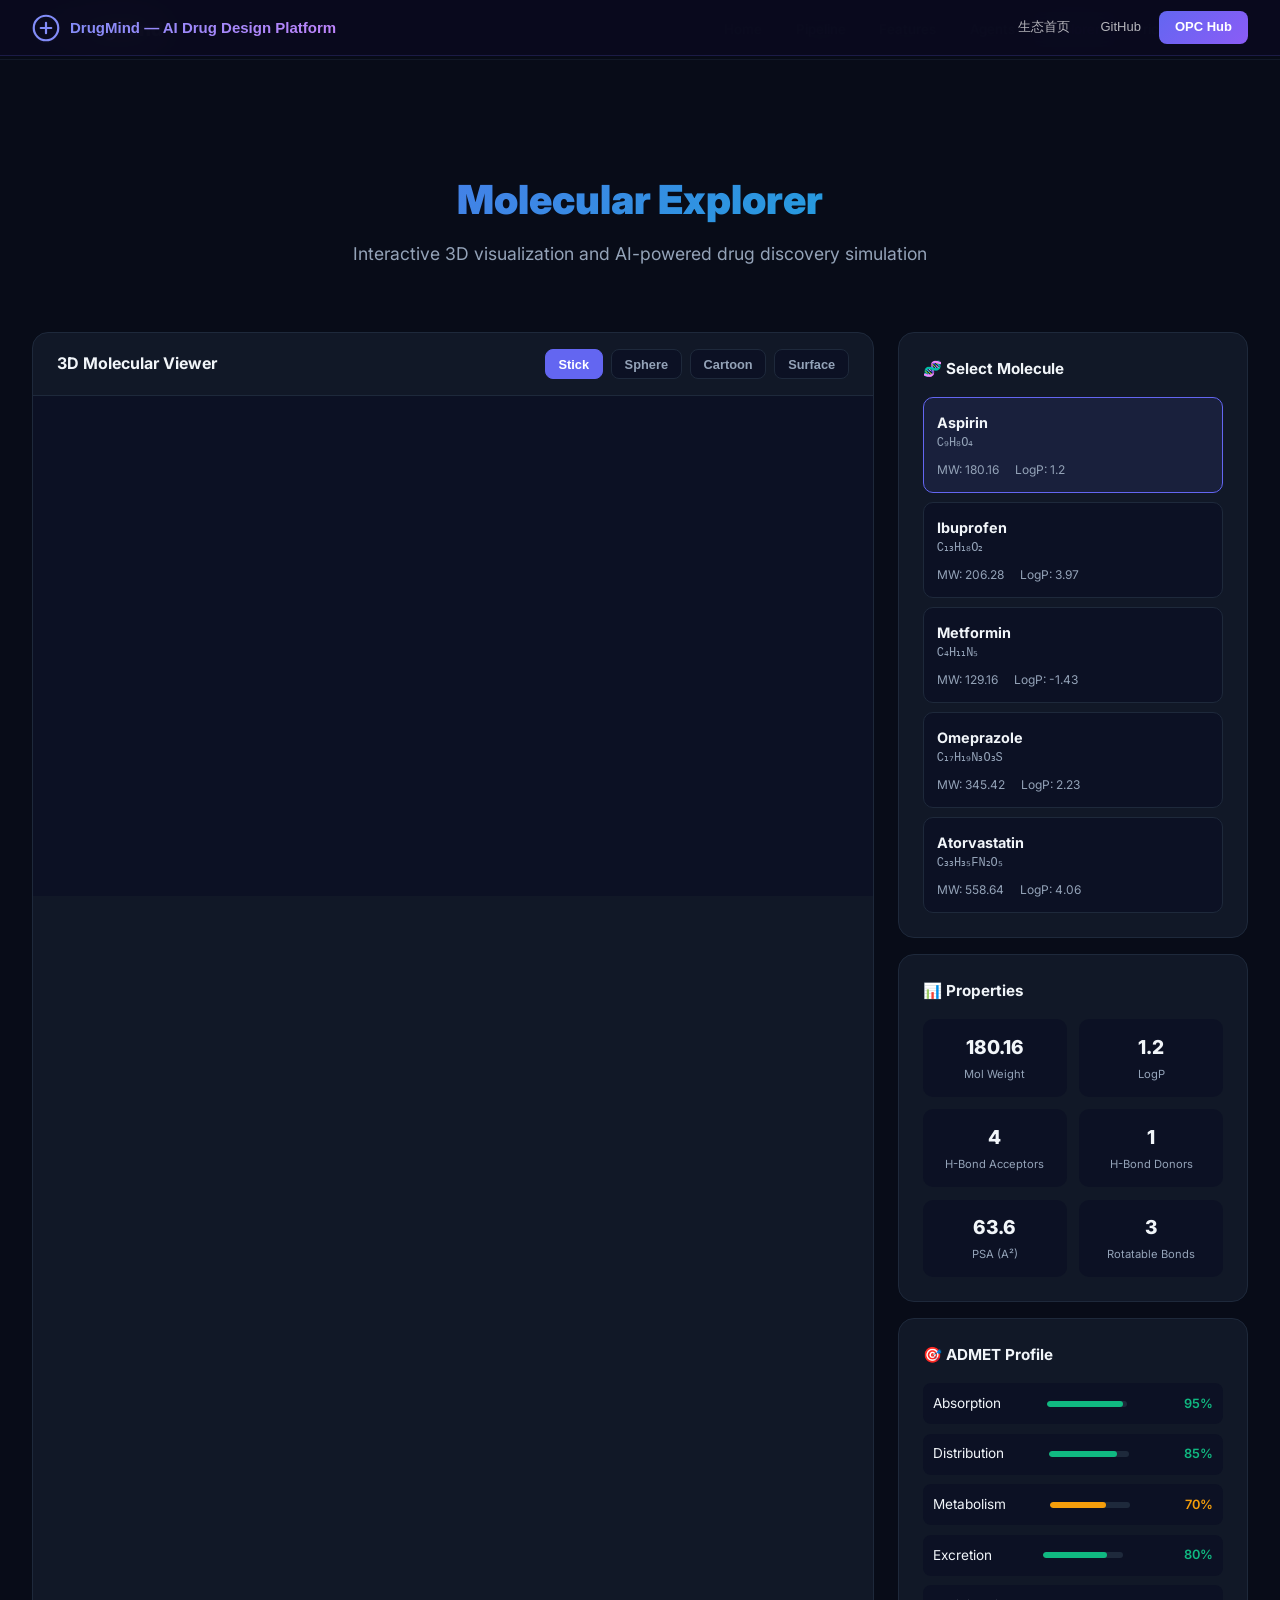
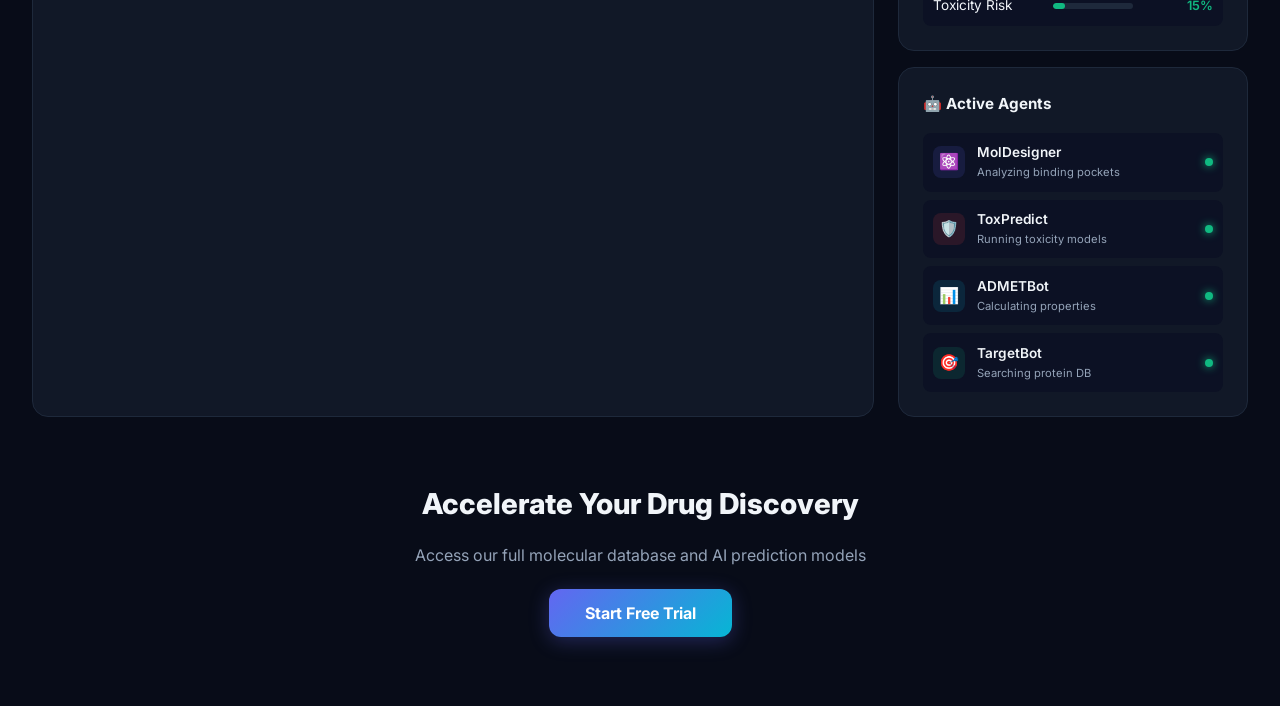
<file: explorer.html>
<!DOCTYPE html>
<html lang="en">
<head>
<meta charset="UTF-8">
<meta name="viewport" content="width=device-width, initial-scale=1.0">
<title>Molecular Explorer - DrugMind</title>
<meta name="description" content="Interactive 3D molecular visualization and drug discovery simulation.">
<link href="https://fonts.googleapis.com/css2?family=Inter:wght@400;500;600;700;800;900&display=swap" rel="stylesheet">
<script src="https://3Dmol.org/build/3Dmol-min.js"></script>
<style>
*{margin:0;padding:0;box-sizing:border-box}
:root{--bg:#080c18;--bg2:#0c1124;--card:#111827;--text:#f1f5f9;--dim:#94a3b8;--border:#1e293b;--indigo:#6366f1;--cyan:#06b6d4;--green:#10b981;--amber:#f59e0b;--purple:#a855f7}
body{background:var(--bg);color:var(--dim);font-family:'Inter',-apple-system,sans-serif;line-height:1.6}
a{color:var(--indigo);text-decoration:none}

nav{position:fixed;top:0;left:0;right:0;z-index:100;background:rgba(8,12,24,.92);backdrop-filter:blur(20px);border-bottom:1px solid rgba(30,41,59,.5);padding:0 2rem;height:60px;display:flex;align-items:center;justify-content:space-between}
.nav-brand{display:flex;align-items:center;gap:.6rem;font-weight:800;font-size:1.2rem;color:var(--text)}
.nav-links{display:flex;gap:.3rem}
.nav-links a{padding:.4rem .9rem;border-radius:8px;font-size:.83rem;font-weight:500;color:var(--dim);transition:all .25s}
.nav-links a:hover{color:var(--text);background:rgba(255,255,255,.04)}
.nav-links a.active{color:var(--indigo);background:rgba(99,102,241,.1)}

.container{padding:80px 2rem 3rem;max-width:1400px;margin:0 auto}
.hero{text-align:center;padding:2rem 0}
.hero h1{font-size:2.5rem;font-weight:900;background:linear-gradient(135deg,var(--indigo),var(--cyan));-webkit-background-clip:text;-webkit-text-fill-color:transparent}
.hero p{color:var(--dim);font-size:1.1rem;margin-top:.5rem}

.main-grid{display:grid;grid-template-columns:1fr 350px;gap:1.5rem;margin:2rem 0}

/* Viewer */
.viewer-card{background:var(--card);border:1px solid var(--border);border-radius:16px;overflow:hidden}
.viewer-header{padding:1rem 1.5rem;border-bottom:1px solid var(--border);display:flex;align-items:center;justify-content:space-between}
.viewer-header h3{font-size:1rem;font-weight:700;color:var(--text)}
.viewer-controls{display:flex;gap:.5rem}
.viewer-btn{padding:.4rem .8rem;border-radius:8px;font-size:.8rem;font-weight:600;cursor:pointer;border:1px solid var(--border);background:var(--bg2);color:var(--dim);transition:all .2s}
.viewer-btn:hover{border-color:var(--indigo);color:var(--text)}
.viewer-btn.active{background:var(--indigo);border-color:var(--indigo);color:#fff}
#molViewer{width:100%;height:500px;position:relative;background:var(--bg2)}

/* Side Panel */
.side-panel{display:flex;flex-direction:column;gap:1rem}
.panel-card{background:var(--card);border:1px solid var(--border);border-radius:16px;padding:1.5rem}
.panel-card h3{font-size:.95rem;font-weight:700;color:var(--text);margin-bottom:1rem;display:flex;align-items:center;gap:.5rem}

/* Molecule List */
.mol-list{display:flex;flex-direction:column;gap:.6rem}
.mol-item{background:var(--bg2);border:1px solid var(--border);border-radius:10px;padding:.8rem;cursor:pointer;transition:all .2s}
.mol-item:hover{border-color:var(--indigo)}
.mol-item.selected{border-color:var(--indigo);background:rgba(99,102,241,.1)}
.mol-item .name{font-weight:700;color:var(--text);font-size:.9rem}
.mol-item .formula{font-size:.75rem;color:var(--dim);font-family:monospace}
.mol-item .props{display:flex;gap:1rem;margin-top:.4rem;font-size:.75rem;color:var(--dim)}

/* Properties */
.prop-grid{display:grid;grid-template-columns:1fr 1fr;gap:.8rem}
.prop-item{background:var(--bg2);border-radius:10px;padding:.8rem;text-align:center}
.prop-value{font-size:1.2rem;font-weight:800;color:var(--text)}
.prop-label{font-size:.7rem;color:var(--dim);margin-top:.2rem}

/* ADMET */
.admet-grid{display:flex;flex-direction:column;gap:.6rem}
.admet-item{display:flex;align-items:center;justify-content:space-between;padding:.6rem;background:var(--bg2);border-radius:8px}
.admet-name{font-size:.85rem;color:var(--text)}
.admet-bar{width:80px;height:6px;border-radius:3px;background:var(--border);overflow:hidden}
.admet-fill{height:100%;border-radius:3px}
.admet-val{font-size:.8rem;font-weight:600;min-width:40px;text-align:right}

/* Agent Activity */
.agent-list{display:flex;flex-direction:column;gap:.5rem}
.agent-item{display:flex;align-items:center;gap:.8rem;padding:.6rem;background:var(--bg2);border-radius:8px}
.agent-icon{width:32px;height:32px;border-radius:8px;display:flex;align-items:center;justify-content:center;font-size:1rem}
.agent-info .name{font-size:.85rem;font-weight:600;color:var(--text)}
.agent-info .task{font-size:.7rem;color:var(--dim)}
.agent-status{width:8px;height:8px;border-radius:50%;margin-left:auto}
.agent-status.running{background:var(--green);box-shadow:0 0 8px var(--green)}

/* CTA */
.cta{text-align:center;padding:2rem 0}
.cta-btn{padding:14px 36px;border-radius:12px;font-size:1rem;font-weight:700;cursor:pointer;border:none;background:linear-gradient(135deg,var(--indigo),var(--cyan));color:#fff;box-shadow:0 4px 20px rgba(99,102,241,.3)}
.cta-btn:hover{transform:translateY(-2px);box-shadow:0 8px 30px rgba(99,102,241,.5)}

@media(max-width:900px){.main-grid{grid-template-columns:1fr}.nav-links{display:none}}
</style>
</head>
<body style="padding-top:56px!important"><nav id="opc-nav" style="position:fixed;top:0;left:0;right:0;z-index:9999;background:rgba(10,10,30,0.95);backdrop-filter:blur(20px);border-bottom:1px solid rgba(99,102,241,0.2);padding:0 2rem;height:56px;display:flex;align-items:center;justify-content:space-between;font-family:-apple-system,BlinkMacSystemFont,'Segoe UI',sans-serif">
  <a href="https://mokangmedical.github.io/opc-homepage/" style="display:flex;align-items:center;gap:10px;text-decoration:none;color:#fff;font-weight:700;font-size:15px">
    <svg width="28" height="28" viewBox="0 0 32 32" fill="none"><circle cx="16" cy="16" r="14" stroke="url(#ng1)" stroke-width="2.5"/><path d="M10 16h12M16 10v12" stroke="url(#ng1)" stroke-width="2.5" stroke-linecap="round"/><defs><linearGradient id="ng1" x1="0" y1="0" x2="32" y2="32"><stop stop-color="#818cf8"/><stop offset="1" stop-color="#c084fc"/></linearGradient></defs></svg>
    <span style="background:linear-gradient(135deg,#818cf8,#c084fc);-webkit-background-clip:text;-webkit-text-fill-color:transparent">DrugMind — AI Drug Design Platform</span>
  </a>
  <div style="display:flex;gap:6px;align-items:center">
    <a href="https://mokangmedical.github.io/opc-homepage/" style="color:rgba(255,255,255,0.7);text-decoration:none;font-size:13px;padding:6px 12px;border-radius:8px">生态首页</a>
    <a href="https://github.com/DrugMind — AI Drug Design Platform" target="_blank" style="color:rgba(255,255,255,0.7);text-decoration:none;font-size:13px;padding:6px 12px;border-radius:8px">GitHub</a>
    <a href="https://mokangmedical.github.io/opc-alliance/" style="background:linear-gradient(135deg,#6366f1,#8b5cf6);color:#fff;padding:6px 16px;border-radius:8px;font-weight:600;font-size:13px;text-decoration:none">OPC Hub</a>
  </div>
</nav>
<nav>
  <div class="nav-brand">
    <svg width="28" height="28" viewBox="0 0 32 32" fill="none"><circle cx="16" cy="16" r="14" stroke="url(#g1)" stroke-width="2.5"/><path d="M10 16l4 4 8-8" stroke="url(#g1)" stroke-width="2.5" stroke-linecap="round" stroke-linejoin="round"/><defs><linearGradient id="g1" x1="0" y1="0" x2="32" y2="32"><stop stop-color="#6366f1"/><stop offset="1" stop-color="#06b6d4"/></linearGradient></defs></svg>
    DrugMind
  </div>
  <div class="nav-links">
    <a href="index.html">Home</a>
    <a href="pipeline.html">Pipeline</a>
    <a href="features.html">Features</a>
    <a href="agents.html">Agents</a>
    <a href="explorer.html" class="active">Explorer</a>
    <a href="pricing.html">Pricing</a>
    <a href="api-docs.html">API</a>
  </div>
</nav>

<div class="container">
  <div class="hero">
    <h1>Molecular Explorer</h1>
    <p>Interactive 3D visualization and AI-powered drug discovery simulation</p>
  </div>

  <div class="main-grid">
    <div class="viewer-card">
      <div class="viewer-header">
        <h3>3D Molecular Viewer</h3>
        <div class="viewer-controls">
          <button class="viewer-btn active" onclick="setStyle('stick')">Stick</button>
          <button class="viewer-btn" onclick="setStyle('sphere')">Sphere</button>
          <button class="viewer-btn" onclick="setStyle('cartoon')">Cartoon</button>
          <button class="viewer-btn" onclick="setStyle('surface')">Surface</button>
        </div>
      </div>
      <div id="molViewer"></div>
    </div>

    <div class="side-panel">
      <div class="panel-card">
        <h3>🧬 Select Molecule</h3>
        <div class="mol-list" id="molList"></div>
      </div>

      <div class="panel-card">
        <h3>📊 Properties</h3>
        <div class="prop-grid" id="propGrid"></div>
      </div>

      <div class="panel-card">
        <h3>🎯 ADMET Profile</h3>
        <div class="admet-grid" id="admetGrid"></div>
      </div>

      <div class="panel-card">
        <h3>🤖 Active Agents</h3>
        <div class="agent-list" id="agentList"></div>
      </div>
    </div>
  </div>

  <div class="cta">
    <h2 style="font-size:1.8rem;font-weight:800;color:var(--text);margin-bottom:1rem">Accelerate Your Drug Discovery</h2>
    <p style="color:var(--dim);margin-bottom:2rem">Access our full molecular database and AI prediction models</p>
    <a href="pricing.html" class="cta-btn">Start Free Trial</a>
  </div>
</div>

<script>
const molecules = [
  { name: 'Aspirin', formula: 'C₉H₈O₄', pdb: 'ASP', mw: 180.16, logp: 1.2, hba: 4, hbd: 1, psa: 63.6, rotb: 3, admet: { absorption: 95, distribution: 85, metabolism: 70, excretion: 80, toxicity: 15 } },
  { name: 'Ibuprofen', formula: 'C₁₃H₁₈O₂', pdb: 'IBP', mw: 206.28, logp: 3.97, hba: 2, hbd: 1, psa: 37.3, rotb: 4, admet: { absorption: 90, distribution: 92, metabolism: 75, excretion: 85, toxicity: 10 } },
  { name: 'Metformin', formula: 'C₄H₁₁N₅', pdb: 'MET', mw: 129.16, logp: -1.43, hba: 5, hbd: 4, psa: 90.6, rotb: 2, admet: { absorption: 85, distribution: 60, metabolism: 90, excretion: 95, toxicity: 5 } },
  { name: 'Omeprazole', formula: 'C₁₇H₁₉N₃O₃S', pdb: 'OMP', mw: 345.42, logp: 2.23, hba: 6, hbd: 1, psa: 98.8, rotb: 6, admet: { absorption: 80, distribution: 88, metabolism: 65, excretion: 70, toxicity: 20 } },
  { name: 'Atorvastatin', formula: 'C₃₃H₃₅FN₂O₅', pdb: 'ATV', mw: 558.64, logp: 4.06, hba: 5, hbd: 3, psa: 112.9, rotb: 10, admet: { absorption: 70, distribution: 95, metabolism: 60, excretion: 65, toxicity: 25 } }
];

let selectedMol = 0;
let viewer = null;

function renderMolList() {
  document.getElementById('molList').innerHTML = molecules.map((m, i) => `
    <div class="mol-item ${i === selectedMol ? 'selected' : ''}" onclick="selectMol(${i})">
      <div class="name">${m.name}</div>
      <div class="formula">${m.formula}</div>
      <div class="props"><span>MW: ${m.mw}</span><span>LogP: ${m.logp}</span></div>
    </div>
  `).join('');
}

function renderProps() {
  const m = molecules[selectedMol];
  document.getElementById('propGrid').innerHTML = `
    <div class="prop-item"><div class="prop-value">${m.mw}</div><div class="prop-label">Mol Weight</div></div>
    <div class="prop-item"><div class="prop-value">${m.logp}</div><div class="prop-label">LogP</div></div>
    <div class="prop-item"><div class="prop-value">${m.hba}</div><div class="prop-label">H-Bond Acceptors</div></div>
    <div class="prop-item"><div class="prop-value">${m.hbd}</div><div class="prop-label">H-Bond Donors</div></div>
    <div class="prop-item"><div class="prop-value">${m.psa}</div><div class="prop-label">PSA (A²)</div></div>
    <div class="prop-item"><div class="prop-value">${m.rotb}</div><div class="prop-label">Rotatable Bonds</div></div>
  `;
}

function renderAdmet() {
  const admet = molecules[selectedMol].admet;
  const labels = { absorption: 'Absorption', distribution: 'Distribution', metabolism: 'Metabolism', excretion: 'Excretion', toxicity: 'Toxicity Risk' };
  document.getElementById('admetGrid').innerHTML = Object.entries(admet).map(([k, v]) => {
    const color = k === 'toxicity' ? (v < 20 ? '#10b981' : v < 50 ? '#f59e0b' : '#ef4444') : (v > 70 ? '#10b981' : v > 40 ? '#f59e0b' : '#ef4444');
    const displayVal = k === 'toxicity' ? `${v}%` : `${v}%`;
    return `
      <div class="admet-item">
        <span class="admet-name">${labels[k]}</span>
        <div class="admet-bar"><div class="admet-fill" style="width:${v}%;background:${color}"></div></div>
        <span class="admet-val" style="color:${color}">${displayVal}</span>
      </div>
    `;
  }).join('');
}

function renderAgents() {
  const agents = [
    { name: 'MolDesigner', task: 'Analyzing binding pockets', icon: '⚛️', color: '#6366f1' },
    { name: 'ToxPredict', task: 'Running toxicity models', icon: '🛡️', color: '#ef4444' },
    { name: 'ADMETBot', task: 'Calculating properties', icon: '📊', color: '#06b6d4' },
    { name: 'TargetBot', task: 'Searching protein DB', icon: '🎯', color: '#10b981' }
  ];
  document.getElementById('agentList').innerHTML = agents.map(a => `
    <div class="agent-item">
      <div class="agent-icon" style="background:${a.color}22;color:${a.color}">${a.icon}</div>
      <div class="agent-info"><div class="name">${a.name}</div><div class="task">${a.task}</div></div>
      <div class="agent-status running"></div>
    </div>
  `).join('');
}

function selectMol(index) {
  selectedMol = index;
  renderMolList();
  renderProps();
  renderAdmet();
  loadMol3D();
}

function loadMol3D() {
  if (!viewer) {
    viewer = $3Dmol.createViewer('molViewer', { backgroundColor: '#0c1124' });
  }
  viewer.clear();
  
  // Generate a simple 3D structure (in real app, would load PDB/SDF)
  const m = molecules[selectedMol];
  const atomCount = Math.floor(m.mw / 14);
  const colors = ['#6366f1', '#06b6d4', '#10b981', '#f59e0b', '#ef4444'];
  
  // Create a simple molecule model
  let model = viewer.addModel('', 'xyz');
  let xyz = `${atomCount}\nGenerated molecule\n`;
  
  for (let i = 0; i < atomCount; i++) {
    const angle = (i / atomCount) * Math.PI * 2;
    const radius = 2 + Math.sin(i * 0.5) * 1;
    const x = Math.cos(angle) * radius;
    const y = Math.sin(angle) * radius;
    const z = Math.sin(i * 0.3) * 1.5;
    const elem = ['C', 'N', 'O', 'S', 'F'][i % 5];
    xyz += `${elem} ${x.toFixed(3)} ${y.toFixed(3)} ${z.toFixed(3)}\n`;
  }
  
  viewer.addModel(xyz, 'xyz');
  setStyle('stick');
  viewer.zoomTo();
  viewer.render();
}

function setStyle(type) {
  document.querySelectorAll('.viewer-btn').forEach(b => b.classList.remove('active'));
  event.target.classList.add('active');
  
  if (!viewer) return;
  viewer.setStyle({}, {});
  
  switch(type) {
    case 'stick': viewer.setStyle({}, { stick: { radius: 0.15 } }); break;
    case 'sphere': viewer.setStyle({}, { sphere: { scale: 0.3 } }); break;
    case 'cartoon': viewer.setStyle({}, { cartoon: { color: 'spectrum' } }); break;
    case 'surface': viewer.setStyle({}, { stick: {} }); viewer.addSurface($3Dmol.SurfaceType.VDW, { opacity: 0.7, color: 'white' }); break;
  }
  viewer.render();
}

// Init
renderMolList();
renderProps();
renderAdmet();
renderAgents();
setTimeout(loadMol3D, 500);
</script>
</body>
</html>
</file>
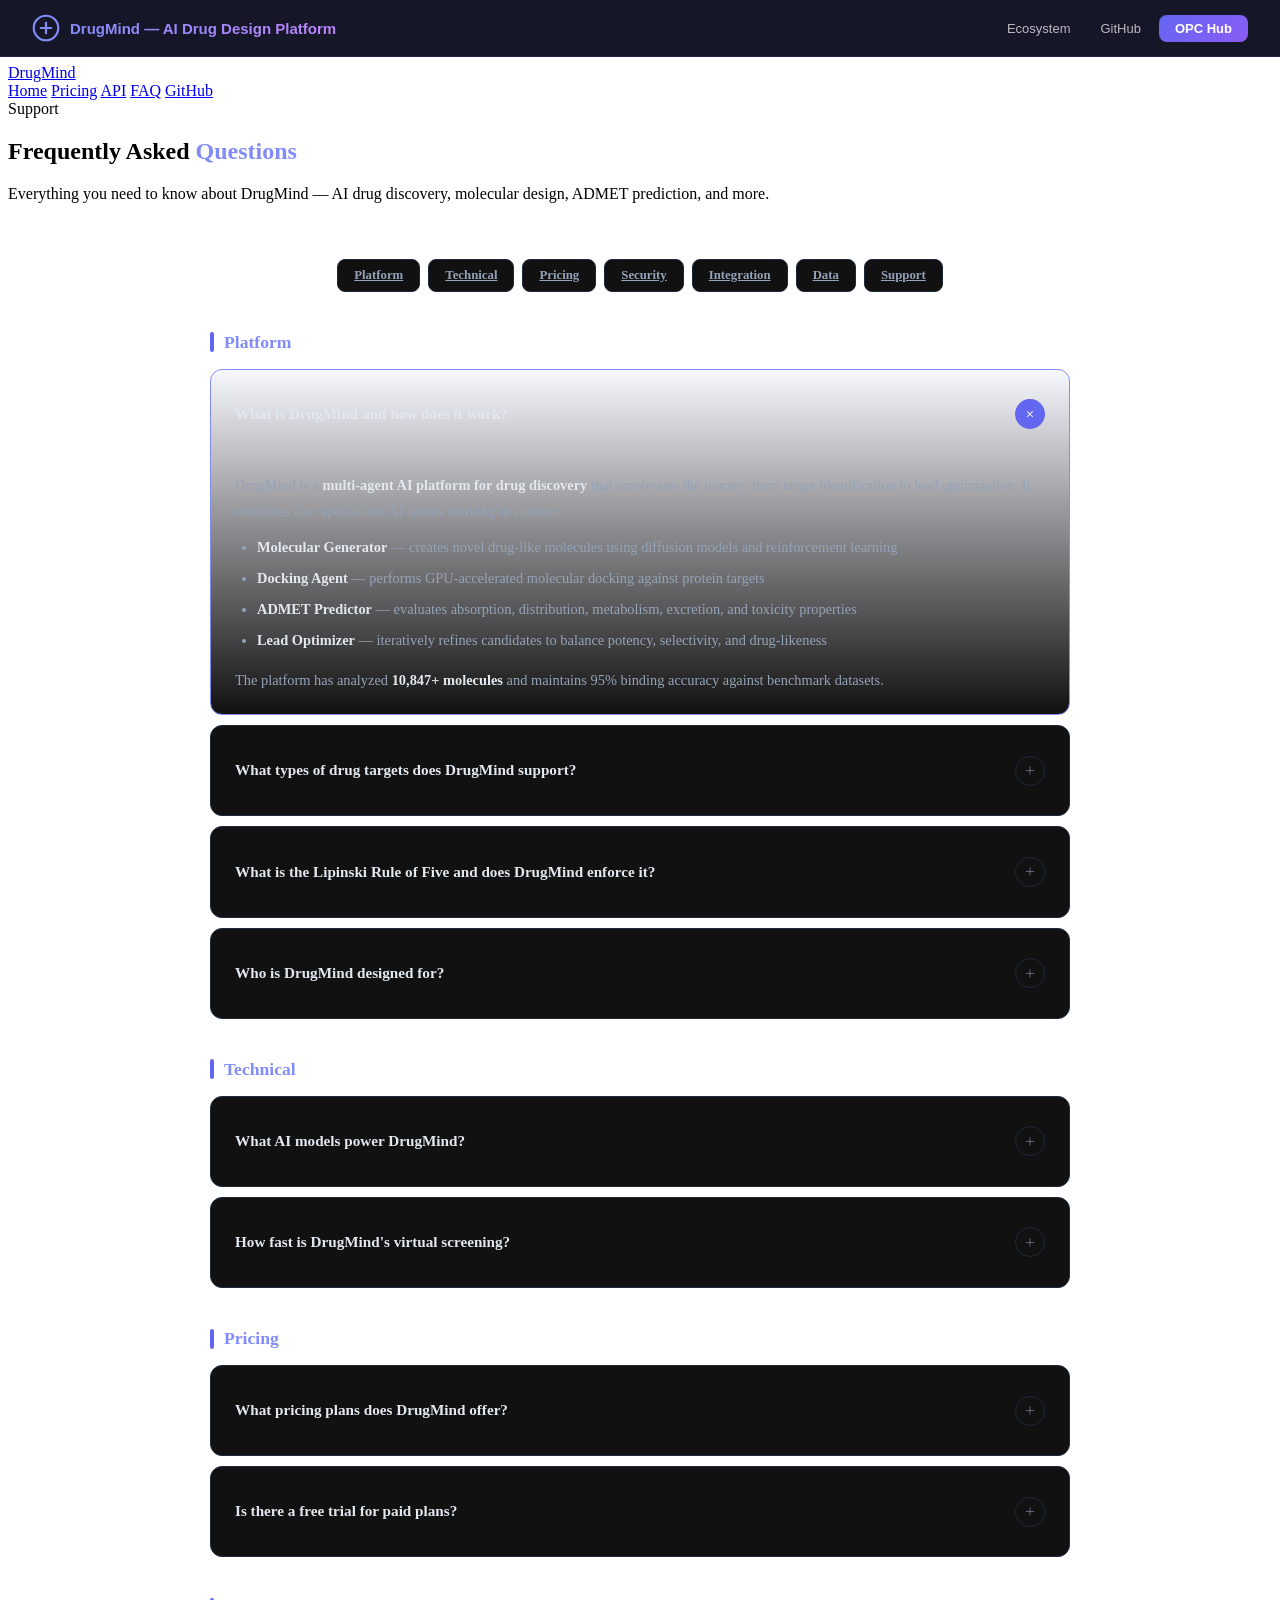
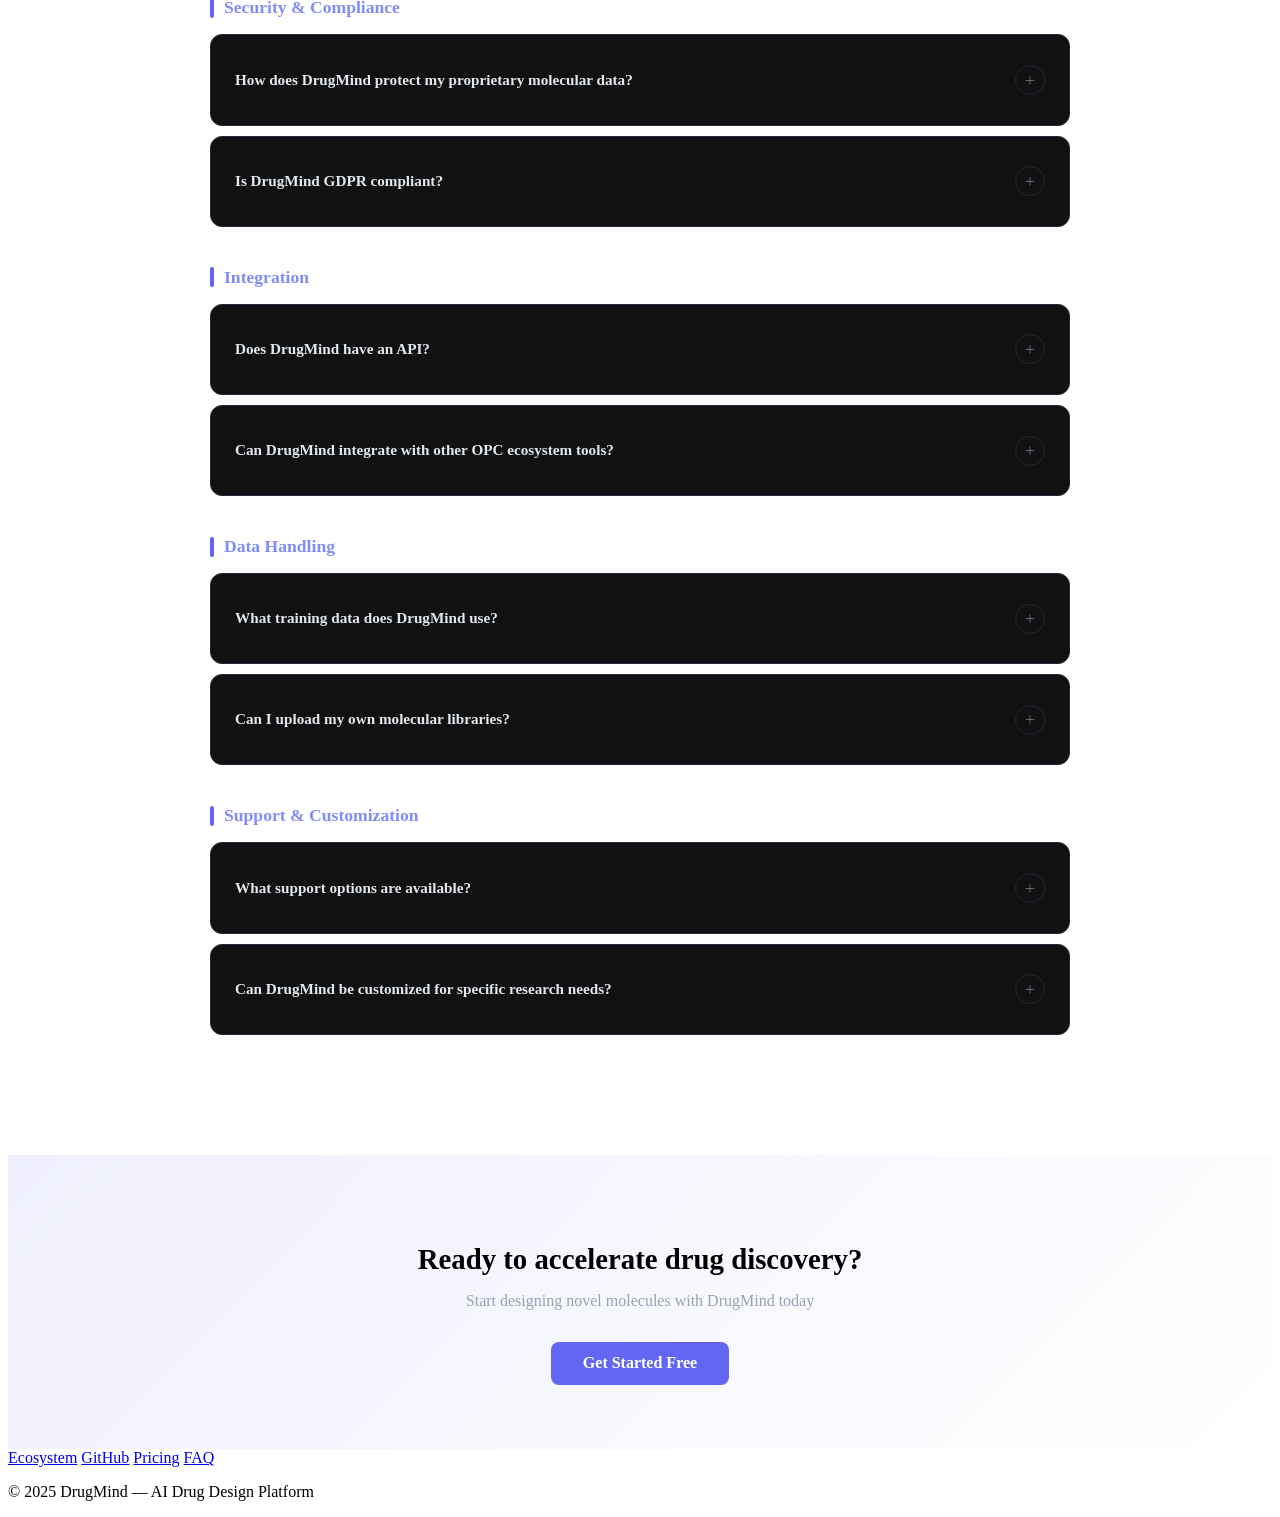
<file: faq.html>
<!DOCTYPE html>
<html lang="en">
<head>
<meta charset="UTF-8">
<meta name="viewport" content="width=device-width, initial-scale=1.0">
<title>FAQ — DrugMind</title>
<meta name="description" content="Frequently asked questions about DrugMind: AI drug discovery, molecular docking, ADMET prediction, pricing, security, integration.">
<meta property="og:title" content="FAQ — DrugMind">
<meta property="og:description" content="Frequently asked questions about DrugMind AI drug discovery platform.">
<meta property="og:type" content="website">
<meta property="og:url" content="https://mokangmedical.github.io/DrugMind/faq.html">
<meta name="twitter:card" content="summary_large_image">
<link rel="canonical" href="https://mokangmedical.github.io/DrugMind/faq.html">
<meta name="theme-color" content="#0a0a0f">
<link rel="stylesheet" href="https://mokangmedical.github.io/opc-homepage/shared-design-system.css">
<style>
.faq-container { max-width: 860px; margin: 0 auto; padding: 0 24px; }
.faq-section { padding: 40px 0 80px; }
.faq-category { margin-bottom: 40px; }
.faq-category-title { font-size: 1.1rem; font-weight: 700; color: var(--accent-light, #818cf8); margin-bottom: 16px; display: flex; align-items: center; gap: 10px; }
.faq-category-title::before { content: ''; width: 4px; height: 20px; background: var(--accent, #6366f1); border-radius: 2px; }
.faq-item { background: var(--bg-card, #111); border: 1px solid var(--border, #1e293b); border-radius: var(--radius, 12px); margin-bottom: 10px; overflow: hidden; transition: border-color 0.3s; }
.faq-item:hover { border-color: var(--accent, #6366f1); }
.faq-item.open { border-color: var(--accent-light, #818cf8); background: linear-gradient(180deg, rgba(99,102,241,0.05), var(--bg-card, #111)); }
.faq-question { display: flex; align-items: center; justify-content: space-between; padding: 18px 24px; cursor: pointer; gap: 16px; user-select: none; }
.faq-question h3 { font-size: 0.95rem; font-weight: 600; flex: 1; line-height: 1.5; color: var(--text, #e2e8f0); }
.faq-icon { width: 28px; height: 28px; border-radius: 50%; border: 1px solid var(--border, #1e293b); display: flex; align-items: center; justify-content: center; font-size: 1.1rem; color: var(--text-muted, #64748b); transition: all 0.3s; flex-shrink: 0; }
.faq-item.open .faq-icon { background: var(--accent, #6366f1); color: #fff; border-color: var(--accent, #6366f1); transform: rotate(45deg); }
.faq-answer { display: none; padding: 0 24px 20px; color: var(--text-muted, #94a3b8); font-size: 0.9rem; line-height: 1.8; }
.faq-answer p { margin-bottom: 10px; }
.faq-answer p:last-child { margin-bottom: 0; }
.faq-answer ul, .faq-answer ol { padding-left: 22px; margin: 8px 0; }
.faq-answer li { margin: 5px 0; }
.faq-answer strong { color: var(--text, #e2e8f0); }
.faq-answer a { color: var(--accent-light, #818cf8); text-decoration: underline; text-underline-offset: 3px; }
.faq-nav { display: flex; flex-wrap: wrap; gap: 8px; justify-content: center; margin-bottom: 40px; }
.faq-nav-btn { padding: 8px 16px; border-radius: 8px; font-size: 0.8rem; font-weight: 600; cursor: pointer; transition: all 0.2s; border: 1px solid var(--border, #1e293b); background: var(--bg-card, #111); color: var(--text-muted, #94a3b8); }
.faq-nav-btn:hover { border-color: var(--accent, #6366f1); color: var(--accent-light, #818cf8); background: rgba(99,102,241,0.08); }
@media(max-width:768px) {
  .faq-question { padding: 14px 16px; }
  .faq-answer { padding: 0 16px 16px; }
  .faq-question h3 { font-size: 0.88rem; }
}
</style>
</head>
<body style="padding-top:56px!important">
<!-- OPC Ecosystem Nav -->
<nav id="opc-nav" style="position:fixed;top:0;left:0;right:0;z-index:9999;background:rgba(10,10,30,0.95);backdrop-filter:blur(20px);border-bottom:1px solid rgba(99,102,241,0.2);padding:0 2rem;height:56px;display:flex;align-items:center;justify-content:space-between;font-family:-apple-system,BlinkMacSystemFont,'Segoe UI',sans-serif">
  <a href="https://mokangmedical.github.io/opc-homepage/" style="display:flex;align-items:center;gap:10px;text-decoration:none;color:#fff;font-weight:700;font-size:15px">
    <svg width="28" height="28" viewBox="0 0 32 32" fill="none"><circle cx="16" cy="16" r="14" stroke="url(#ng3)" stroke-width="2.5"/><path d="M10 16h12M16 10v12" stroke="url(#ng3)" stroke-width="2.5" stroke-linecap="round"/><defs><linearGradient id="ng3" x1="0" y1="0" x2="32" y2="32"><stop stop-color="#818cf8"/><stop offset="1" stop-color="#c084fc"/></linearGradient></defs></svg>
    <span style="background:linear-gradient(135deg,#818cf8,#c084fc);-webkit-background-clip:text;-webkit-text-fill-color:transparent">DrugMind — AI Drug Design Platform</span>
  </a>
  <div style="display:flex;gap:6px;align-items:center">
    <a href="https://mokangmedical.github.io/opc-homepage/" style="color:rgba(255,255,255,0.7);text-decoration:none;font-size:13px;padding:6px 12px;border-radius:8px">Ecosystem</a>
    <a href="https://github.com/DrugMind — AI Drug Design Platform" target="_blank" style="color:rgba(255,255,255,0.7);text-decoration:none;font-size:13px;padding:6px 12px;border-radius:8px">GitHub</a>
    <a href="https://mokangmedical.github.io/opc-alliance/" style="background:linear-gradient(135deg,#6366f1,#8b5cf6);color:#fff;padding:6px 16px;border-radius:8px;font-weight:600;font-size:13px;text-decoration:none">OPC Hub</a>
  </div>
</nav>

<!-- Project Nav -->
<nav class="eco-nav">
  <a class="nav-brand" href="index.html">DrugMind</a>
  <div class="nav-links">
    <a href="index.html">Home</a>
    <a href="pricing.html">Pricing</a>
    <a href="api-docs.html">API</a>
    <a href="faq.html" class="active">FAQ</a>
    <a href="https://github.com/DrugMind — AI Drug Design Platform/DrugMind">GitHub</a>
  </div>
</nav>

<!-- Hero -->
<section class="hero">
  <div class="badge">Support</div>
  <h1>Frequently Asked <span style="color:var(--accent-light,#818cf8)">Questions</span></h1>
  <p class="subtitle">Everything you need to know about DrugMind — AI drug discovery, molecular design, ADMET prediction, and more.</p>
</section>

<!-- FAQ Content -->
<div class="faq-container faq-section">

  <div class="faq-nav">
    <a href="#cat-platform" class="faq-nav-btn">Platform</a>
    <a href="#cat-technical" class="faq-nav-btn">Technical</a>
    <a href="#cat-pricing" class="faq-nav-btn">Pricing</a>
    <a href="#cat-security" class="faq-nav-btn">Security</a>
    <a href="#cat-integration" class="faq-nav-btn">Integration</a>
    <a href="#cat-data" class="faq-nav-btn">Data</a>
    <a href="#cat-support" class="faq-nav-btn">Support</a>
  </div>

  <!-- Platform -->
  <div class="faq-category" id="cat-platform">
    <div class="faq-category-title">Platform</div>

    <div class="faq-item">
      <div class="faq-question" onclick="toggleFaq(this)">
        <h3>What is DrugMind and how does it work?</h3>
        <div class="faq-icon">+</div>
      </div>
      <div class="faq-answer">
        <p>DrugMind is a <strong>multi-agent AI platform for drug discovery</strong> that accelerates the journey from target identification to lead optimization. It combines four specialized AI agents working in concert:</p>
        <ul>
          <li><strong>Molecular Generator</strong> — creates novel drug-like molecules using diffusion models and reinforcement learning</li>
          <li><strong>Docking Agent</strong> — performs GPU-accelerated molecular docking against protein targets</li>
          <li><strong>ADMET Predictor</strong> — evaluates absorption, distribution, metabolism, excretion, and toxicity properties</li>
          <li><strong>Lead Optimizer</strong> — iteratively refines candidates to balance potency, selectivity, and drug-likeness</li>
        </ul>
        <p>The platform has analyzed <strong>10,847+ molecules</strong> and maintains 95% binding accuracy against benchmark datasets.</p>
      </div>
    </div>

    <div class="faq-item">
      <div class="faq-question" onclick="toggleFaq(this)">
        <h3>What types of drug targets does DrugMind support?</h3>
        <div class="faq-icon">+</div>
      </div>
      <div class="faq-answer">
        <p>DrugMind supports a wide range of target types:</p>
        <ul>
          <li><strong>Kinases</strong> — EGFR, BRAF, ALK, and 200+ kinase targets</li>
          <li><strong>GPCRs</strong> — serotonin, dopamine, adrenergic receptors</li>
          <li><strong>Nuclear receptors</strong> — estrogen, androgen, PPARs</li>
          <li><strong>Protein-protein interactions</strong> — PD-1/PD-L1, MDM2/p53</li>
          <li><strong>Enzymes</strong> — proteases, phosphatases, epigenetic targets</li>
          <li><strong>Ion channels</strong> — sodium, potassium, calcium channels</li>
        </ul>
        <p>You can also upload custom PDB structures for novel or proprietary targets.</p>
      </div>
    </div>

    <div class="faq-item">
      <div class="faq-question" onclick="toggleFaq(this)">
        <h3>What is the Lipinski Rule of Five and does DrugMind enforce it?</h3>
        <div class="faq-icon">+</div>
      </div>
      <div class="faq-answer">
        <p>Lipinski's Rule of Five is a set of guidelines for predicting drug-likeness: molecular weight ≤500 Da, LogP ≤5, H-bond donors ≤5, H-bond acceptors ≤10. DrugMind provides <strong>real-time Lipinski compliance checking</strong> during the design process.</p>
        <p>You can choose to strictly enforce Lipinski rules, apply them as soft constraints, or ignore them entirely for specialized use cases (e.g., PROTACs, macrocycles, or peptide therapeutics that often violate traditional rules).</p>
      </div>
    </div>

    <div class="faq-item">
      <div class="faq-question" onclick="toggleFaq(this)">
        <h3>Who is DrugMind designed for?</h3>
        <div class="faq-icon">+</div>
      </div>
      <div class="faq-answer">
        <ul>
          <li><strong>Medicinal chemists</strong> — rapid hit-to-lead optimization with AI-guided suggestions</li>
          <li><strong>Computational chemistry teams</strong> — GPU-accelerated virtual screening at scale</li>
          <li><strong>Biotech startups</strong> — cost-effective early-stage drug design without massive compute infrastructure</li>
          <li><strong>Pharma R&amp;D</strong> — supplementing internal CADD capabilities with multi-agent AI</li>
          <li><strong>Academic researchers</strong> — accessible drug design tools for published research</li>
        </ul>
      </div>
    </div>
  </div>

  <!-- Technical -->
  <div class="faq-category" id="cat-technical">
    <div class="faq-category-title">Technical</div>

    <div class="faq-item">
      <div class="faq-question" onclick="toggleFaq(this)">
        <h3>What AI models power DrugMind?</h3>
        <div class="faq-icon">+</div>
      </div>
      <div class="faq-answer">
        <p>DrugMind uses a combination of state-of-the-art models:</p>
        <ul>
          <li><strong>Molecular generation</strong> — diffusion-based generative models (similar to DiffusionDB) fine-tuned on ChEMBL and ZINC datasets</li>
          <li><strong>Molecular docking</strong> — GPU-accelerated AutoDock Vina with custom scoring functions</li>
          <li><strong>ADMET prediction</strong> — graph neural networks trained on 2M+ experimental ADMET data points</li>
          <li><strong>Lead optimization</strong> — multi-objective reinforcement learning with Pareto optimization</li>
        </ul>
        <p>All models are regularly retrained with new data and benchmarked against public datasets (MoleculeNet, PDBbind).</p>
      </div>
    </div>

    <div class="faq-item">
      <div class="faq-question" onclick="toggleFaq(this)">
        <h3>How fast is DrugMind's virtual screening?</h3>
        <div class="faq-icon">+</div>
      </div>
      <div class="faq-answer">
        <p>DrugMind achieves <strong>100x speedup</strong> over traditional docking methods:</p>
        <ul>
          <li>Screen 1 million compounds against a single target in ~2 hours (GPU cluster)</li>
          <li>ADMET prediction for 10,000 compounds in ~5 minutes</li>
          <li>Full lead optimization cycle (generation → screening → optimization) in ~30 minutes</li>
        </ul>
        <p>Exact speed depends on your plan tier and target complexity.</p>
      </div>
    </div>
  </div>

  <!-- Pricing -->
  <div class="faq-category" id="cat-pricing">
    <div class="faq-category-title">Pricing</div>

    <div class="faq-item">
      <div class="faq-question" onclick="toggleFaq(this)">
        <h3>What pricing plans does DrugMind offer?</h3>
        <div class="faq-icon">+</div>
      </div>
      <div class="faq-answer">
        <ul>
          <li><strong>Academic (Free)</strong> — limited to 100 molecules/month, basic docking, educational use</li>
          <li><strong>Researcher ($299/mo)</strong> — 10,000 molecules/month, full ADMET, API access</li>
          <li><strong>Professional ($999/mo)</strong> — unlimited molecules, GPU priority, lead optimization, custom targets</li>
          <li><strong>Enterprise (Custom)</strong> — dedicated GPU cluster, on-premise option, SLA, custom model training</li>
        </ul>
        <p>Annual billing saves 20%. Volume discounts available for multi-seat licenses.</p>
      </div>
    </div>

    <div class="faq-item">
      <div class="faq-question" onclick="toggleFaq(this)">
        <h3>Is there a free trial for paid plans?</h3>
        <div class="faq-icon">+</div>
      </div>
      <div class="faq-answer">
        <p>Yes. The Academic plan is <strong>permanently free</strong> for educational and non-commercial use. For commercial plans, we offer a <strong>14-day free trial</strong> of the Researcher tier — no credit card required. Contact us for extended trials of Professional or Enterprise tiers.</p>
      </div>
    </div>
  </div>

  <!-- Security -->
  <div class="faq-category" id="cat-security">
    <div class="faq-category-title">Security &amp; Compliance</div>

    <div class="faq-item">
      <div class="faq-question" onclick="toggleFaq(this)">
        <h3>How does DrugMind protect my proprietary molecular data?</h3>
        <div class="faq-icon">+</div>
      </div>
      <div class="faq-answer">
        <p>DrugMind takes molecular data security seriously:</p>
        <ul>
          <li><strong>End-to-end encryption</strong> — AES-256 at rest, TLS 1.3 in transit</li>
          <li><strong>No model training on user molecules</strong> — your structures are never used to train our AI</li>
          <li><strong>Tenant isolation</strong> — each organization's molecular library is completely isolated</li>
          <li><strong>Audit logging</strong> — full traceability of who accessed what data and when</li>
          <li><strong>SOC 2 Type II</strong> certified infrastructure</li>
          <li><strong>Enterprise on-premise</strong> deployment available for maximum data control</li>
        </ul>
      </div>
    </div>

    <div class="faq-item">
      <div class="faq-question" onclick="toggleFaq(this)">
        <h3>Is DrugMind GDPR compliant?</h3>
        <div class="faq-icon">+</div>
      </div>
      <div class="faq-answer">
        <p>Yes. DrugMind is fully GDPR compliant with:</p>
        <ul>
          <li>Data Processing Agreements (DPA) available for all EU customers</li>
          <li>EU data center option (Frankfurt) for data residency requirements</li>
          <li>Right to erasure — complete data deletion within 30 days of request</li>
          <li>Data portability — export all your data in standard formats at any time</li>
        </ul>
      </div>
    </div>
  </div>

  <!-- Integration -->
  <div class="faq-category" id="cat-integration">
    <div class="faq-category-title">Integration</div>

    <div class="faq-item">
      <div class="faq-question" onclick="toggleFaq(this)">
        <h3>Does DrugMind have an API?</h3>
        <div class="faq-icon">+</div>
      </div>
      <div class="faq-answer">
        <p>Yes. DrugMind provides a comprehensive <strong>RESTful API</strong> (Researcher plan and above) supporting:</p>
        <ul>
          <li>Programmatic molecule submission and screening</li>
          <li>Batch virtual screening jobs</li>
          <li>ADMET prediction endpoints</li>
          <li>Result retrieval and export</li>
          <li>Webhook callbacks for job completion</li>
        </ul>
        <p>Full documentation at <a href="api-docs.html">api-docs.html</a>. Python and JavaScript SDKs available.</p>
      </div>
    </div>

    <div class="faq-item">
      <div class="faq-question" onclick="toggleFaq(this)">
        <h3>Can DrugMind integrate with other OPC ecosystem tools?</h3>
        <div class="faq-icon">+</div>
      </div>
      <div class="faq-answer">
        <p>DrugMind is a core member of the OPC ecosystem:</p>
        <ul>
          <li><strong>PharmaSim</strong> — feed DrugMind candidates into market simulations for commercial potential scoring</li>
          <li><strong>Tianyan</strong> — pull competitive intelligence on similar molecules in development</li>
          <li><strong>MediChat-RD</strong> — identify rare disease targets and evaluate orphan drug potential</li>
        </ul>
        <p>Cross-platform workflows are available via shared API keys on Professional plans.</p>
      </div>
    </div>
  </div>

  <!-- Data -->
  <div class="faq-category" id="cat-data">
    <div class="faq-category-title">Data Handling</div>

    <div class="faq-item">
      <div class="faq-question" onclick="toggleFaq(this)">
        <h3>What training data does DrugMind use?</h3>
        <div class="faq-icon">+</div>
      </div>
      <div class="faq-answer">
        <p>DrugMind's models are trained on curated, high-quality datasets:</p>
        <ul>
          <li><strong>ChEMBL</strong> — 2M+ bioactivity records</li>
          <li><strong>ZINC</strong> — 230M+ commercially available compounds</li>
          <li><strong>PDBbind</strong> — 20K+ protein-ligand binding structures</li>
          <li><strong>PubChem</strong> — 100M+ compound records</li>
          <li><strong>ADMET experimental data</strong> — 2M+ measured ADMET properties</li>
        </ul>
        <p>Data is refreshed quarterly with new literature and database releases.</p>
      </div>
    </div>

    <div class="faq-item">
      <div class="faq-question" onclick="toggleFaq(this)">
        <h3>Can I upload my own molecular libraries?</h3>
        <div class="faq-icon">+</div>
      </div>
      <div class="faq-answer">
        <p>Yes. Researcher plan and above support uploading custom molecular libraries via:</p>
        <ul>
          <li><strong>SDF / MOL2 files</strong> — standard structure file formats</li>
          <li><strong>SMILES strings</strong> — bulk import via CSV or API</li>
          <li><strong>PDB files</strong> — custom protein structures for docking</li>
        </ul>
        <p>Uploaded data is private to your account and never shared with other users.</p>
      </div>
    </div>
  </div>

  <!-- Support -->
  <div class="faq-category" id="cat-support">
    <div class="faq-category-title">Support &amp; Customization</div>

    <div class="faq-item">
      <div class="faq-question" onclick="toggleFaq(this)">
        <h3>What support options are available?</h3>
        <div class="faq-icon">+</div>
      </div>
      <div class="faq-answer">
        <ul>
          <li><strong>Academic</strong> — community forum, documentation, GitHub issues</li>
          <li><strong>Researcher</strong> — email support (24h response), video tutorials, knowledge base</li>
          <li><strong>Professional</strong> — priority email + chat support (4h SLA), onboarding session</li>
          <li><strong>Enterprise</strong> — dedicated account manager, Slack/Teams integration, 1h SLA, custom training</li>
        </ul>
      </div>
    </div>

    <div class="faq-item">
      <div class="faq-question" onclick="toggleFaq(this)">
        <h3>Can DrugMind be customized for specific research needs?</h3>
        <div class="faq-icon">+</div>
      </div>
      <div class="faq-answer">
        <p>Enterprise customers can customize:</p>
        <ul>
          <li><strong>Custom scoring functions</strong> — train docking models on your proprietary binding data</li>
          <li><strong>Custom ADMET models</strong> — integrate your internal ADMET datasets for organization-specific predictions</li>
          <li><strong>Workflow automation</strong> — build custom multi-step pipelines via the API</li>
          <li><strong>On-premise deployment</strong> — run DrugMind on your own GPU infrastructure</li>
        </ul>
        <p>Contact our team to discuss your specific requirements.</p>
      </div>
    </div>
  </div>

</div>

<!-- CTA -->
<section style="text-align:center;padding:4rem 2rem;background:linear-gradient(135deg,rgba(99,102,241,.1),transparent)">
  <h2 style="font-size:1.8rem;margin-bottom:1rem">Ready to accelerate drug discovery?</h2>
  <p style="color:#94a3b8;margin-bottom:2rem">Start designing novel molecules with DrugMind today</p>
  <a href="https://github.com/DrugMind — AI Drug Design Platform/DrugMind" style="display:inline-block;padding:.8rem 2rem;background:var(--accent,#6366f1);color:#fff;border-radius:8px;font-weight:600;text-decoration:none">Get Started Free</a>
</section>

<footer class="footer">
  <div class="footer-links">
    <a href="https://mokangmedical.github.io/opc-homepage/">Ecosystem</a>
    <a href="https://github.com/DrugMind — AI Drug Design Platform/DrugMind">GitHub</a>
    <a href="pricing.html">Pricing</a>
    <a href="faq.html">FAQ</a>
  </div>
  <p>&copy; 2025 DrugMind — AI Drug Design Platform</p>
</footer>

<script>
function toggleFaq(el) {
  var item = el.parentElement;
  var answer = item.querySelector('.faq-answer');
  var isOpen = item.classList.contains('open');
  document.querySelectorAll('.faq-item.open').forEach(function(i) {
    i.classList.remove('open');
    i.querySelector('.faq-answer').style.display = 'none';
  });
  if (!isOpen) {
    item.classList.add('open');
    answer.style.display = 'block';
  }
}
document.addEventListener('DOMContentLoaded', function() {
  var first = document.querySelector('.faq-item');
  if (first) {
    first.classList.add('open');
    first.querySelector('.faq-answer').style.display = 'block';
  }
});
</script>
</body>
</html>
</file>
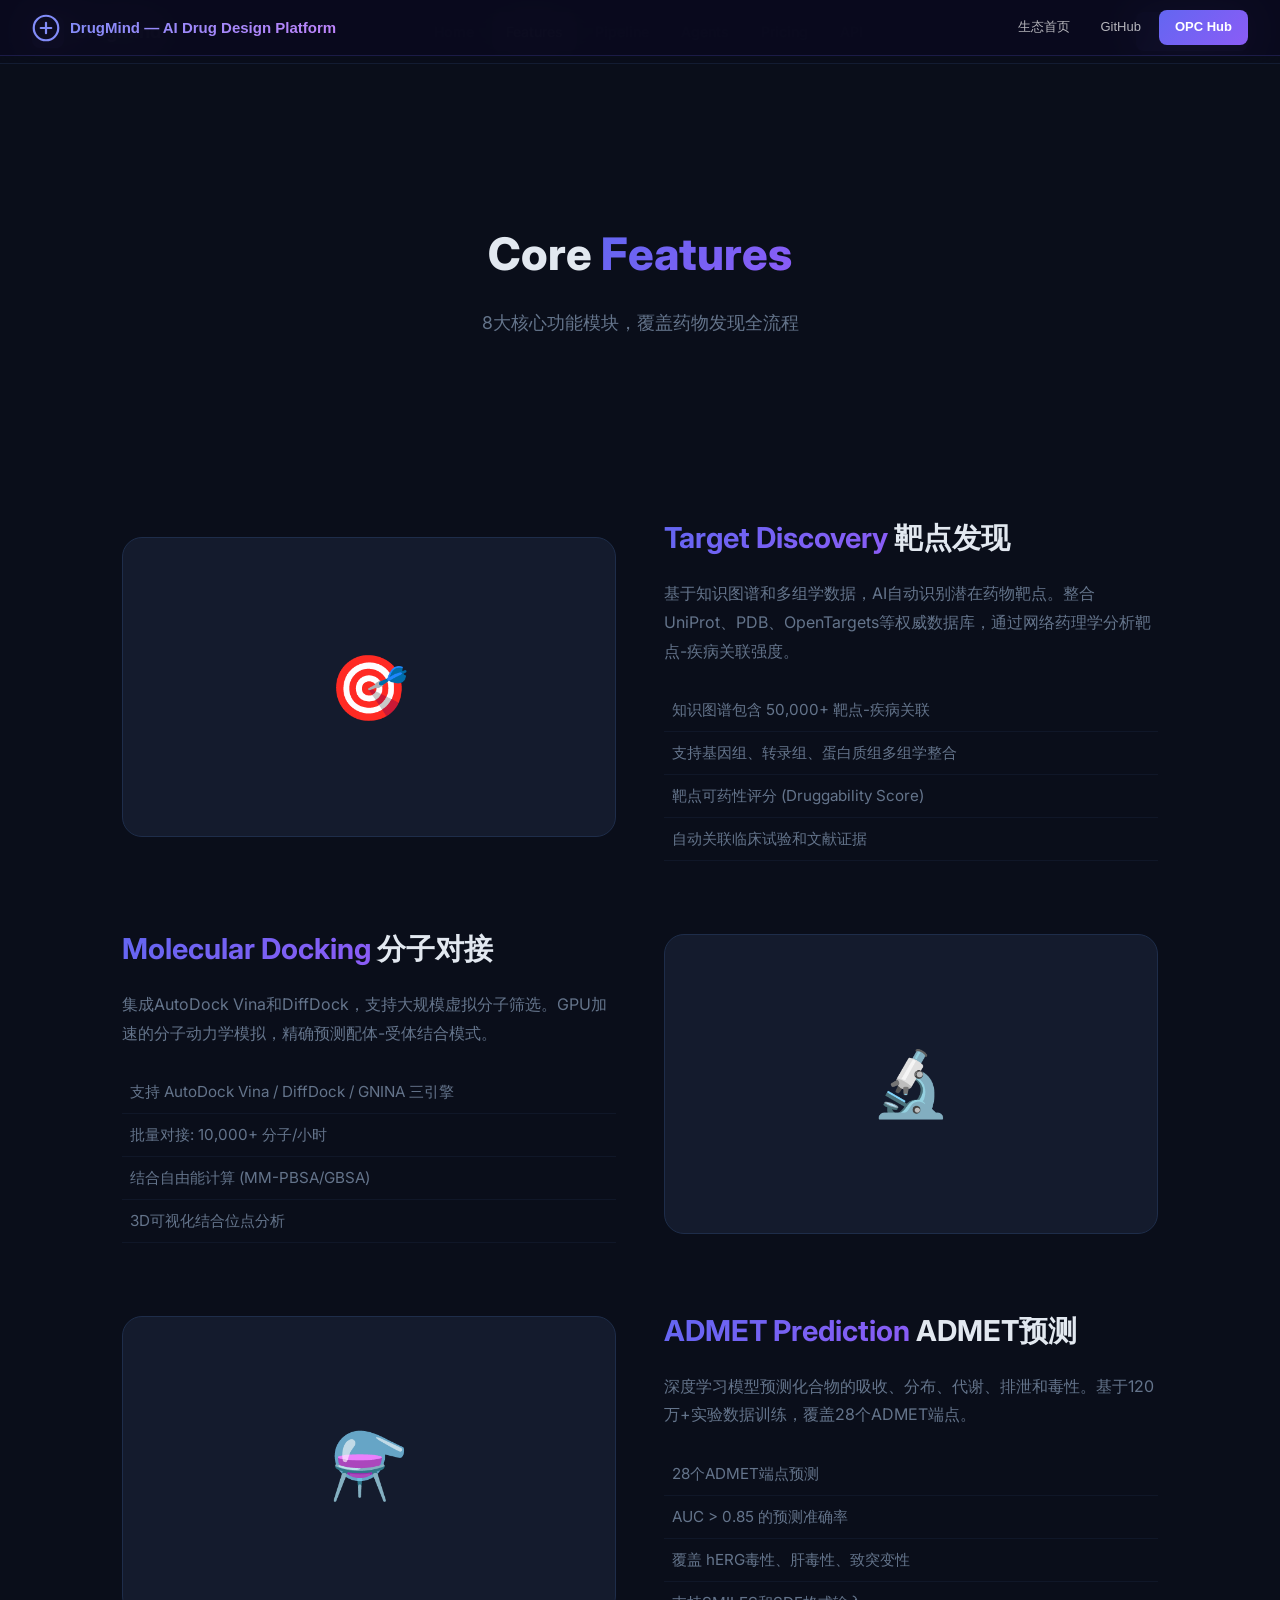
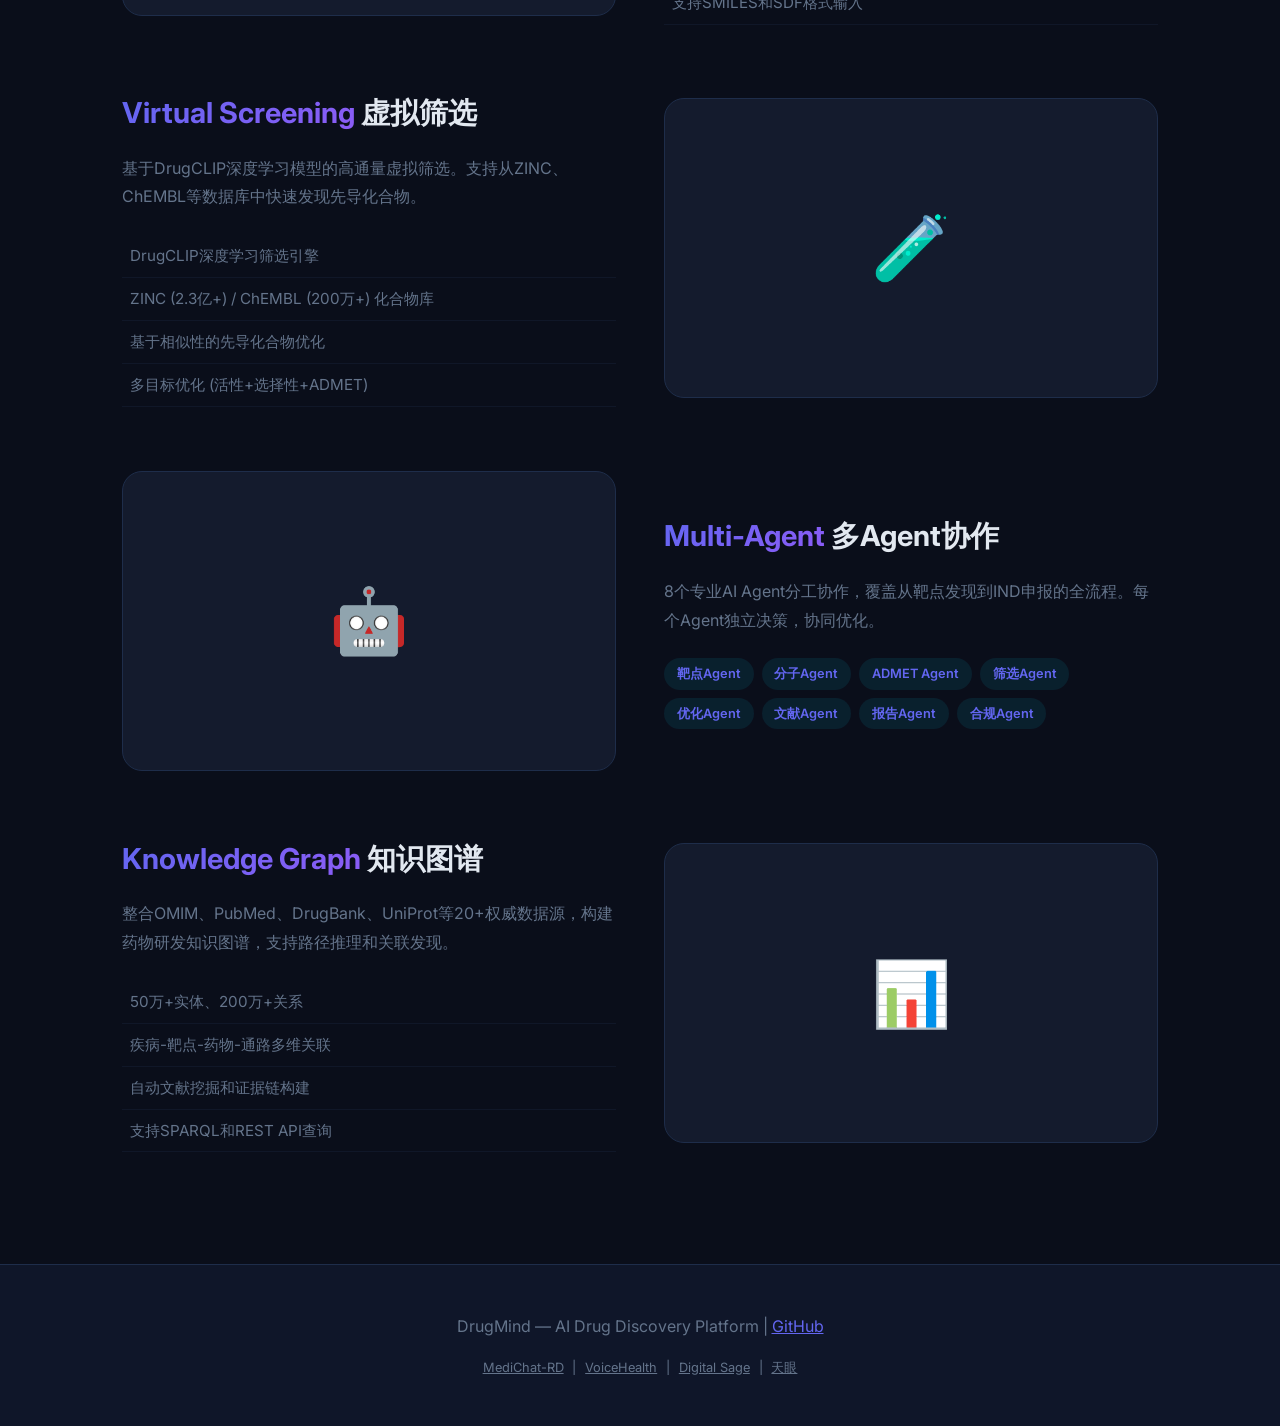
<file: features.html>
<!DOCTYPE html>
<html lang="zh-CN">
<head>
<meta charset="UTF-8">
<meta name="viewport" content="width=device-width, initial-scale=1.0">
<title>Features — DrugMind AI Drug Discovery</title>
<meta name="description" content="DrugMind核心功能详解：分子对接、ADMET预测、虚拟筛选、知识图谱、多Agent协作。">
<link rel="icon" href="favicon.svg" type="image/svg+xml">
<link href="https://fonts.googleapis.com/css2?family=Inter:wght@400;500;600;700;800&display=swap" rel="stylesheet">
<link rel="stylesheet" href="css/style.css">
<style>
.features-hero{padding:10rem 2rem 4rem;text-align:center}
.features-hero h1{font-size:2.8rem;font-weight:800;margin-bottom:1rem}
.features-hero h1 span{background:var(--gradient);-webkit-background-clip:text;-webkit-text-fill-color:transparent}
.features-hero p{color:var(--dim);font-size:1.1rem;max-width:600px;margin:0 auto}
.feature-detail{max-width:1100px;margin:0 auto;padding:3rem 2rem}
.feature-row{display:grid;grid-template-columns:1fr 1fr;gap:3rem;align-items:center;margin:4rem 0}
.feature-row.reverse{direction:rtl}
.feature-row.reverse>*{direction:ltr}
.feature-visual{background:var(--card);border:1px solid var(--border);border-radius:var(--radius-lg);padding:2rem;min-height:300px;display:flex;align-items:center;justify-content:center}
.feature-visual .mockup{font-size:4rem}
.feature-info h2{font-size:1.8rem;font-weight:700;margin-bottom:1rem}
.feature-info h2 span{background:var(--gradient);-webkit-background-clip:text;-webkit-text-fill-color:transparent}
.feature-info p{color:var(--dim);margin-bottom:1.5rem;line-height:1.8}
.feature-tags{display:flex;flex-wrap:wrap;gap:.5rem}
.feature-tag{background:rgba(6,182,212,.1);color:var(--accent);padding:.3rem .8rem;border-radius:20px;font-size:.8rem;font-weight:600}
.feature-list{list-style:none;margin-top:1rem}
.feature-list li{padding:.5rem 0;color:var(--dim);font-size:.95rem;border-bottom:1px solid rgba(30,45,74,.3)}
.feature-list li::before{content:'';margin-right:.5rem}
@media(max-width:768px){.feature-row{grid-template-columns:1fr;gap:2rem}.feature-row.reverse{direction:ltr}.features-hero h1{font-size:2rem}}
</style>
</head>
<body style="padding-top:56px!important" style="padding-top:56px!important"><nav id="opc-nav" style="position:fixed;top:0;left:0;right:0;z-index:9999;background:rgba(10,10,30,0.95);backdrop-filter:blur(20px);border-bottom:1px solid rgba(99,102,241,0.2);padding:0 2rem;height:56px;display:flex;align-items:center;justify-content:space-between;font-family:-apple-system,BlinkMacSystemFont,'Segoe UI',sans-serif">
  <a href="https://mokangmedical.github.io/opc-homepage/" style="display:flex;align-items:center;gap:10px;text-decoration:none;color:#fff;font-weight:700;font-size:15px">
    <svg width="28" height="28" viewBox="0 0 32 32" fill="none"><circle cx="16" cy="16" r="14" stroke="url(#ng1)" stroke-width="2.5"/><path d="M10 16h12M16 10v12" stroke="url(#ng1)" stroke-width="2.5" stroke-linecap="round"/><defs><linearGradient id="ng1" x1="0" y1="0" x2="32" y2="32"><stop stop-color="#818cf8"/><stop offset="1" stop-color="#c084fc"/></linearGradient></defs></svg>
    <span style="background:linear-gradient(135deg,#818cf8,#c084fc);-webkit-background-clip:text;-webkit-text-fill-color:transparent">DrugMind — AI Drug Design Platform</span>
  </a>
  <div style="display:flex;gap:6px;align-items:center">
    <a href="https://mokangmedical.github.io/opc-homepage/" style="color:rgba(255,255,255,0.7);text-decoration:none;font-size:13px;padding:6px 12px;border-radius:8px">生态首页</a>
    <a href="https://github.com/DrugMind — AI Drug Design Platform" target="_blank" style="color:rgba(255,255,255,0.7);text-decoration:none;font-size:13px;padding:6px 12px;border-radius:8px">GitHub</a>
    <a href="https://mokangmedical.github.io/opc-alliance/" style="background:linear-gradient(135deg,#6366f1,#8b5cf6);color:#fff;padding:6px 16px;border-radius:8px;font-weight:600;font-size:13px;text-decoration:none">OPC Hub</a>
  </div>
</nav>

<nav class="nav" id="nav">
  <a class="nav-logo" href="index.html">
    <div class="nav-logo-icon">💊</div>
    <span class="nav-logo-text">DrugMind</span>
  </a>
  <div class="nav-links">
    <a href="index.html">Home</a>
    <a href="features.html" class="active">Features</a>
    <a href="pipeline.html">Pipeline</a>
    <a href="agents.html">Agents</a>
    <a href="pricing.html">Pricing</a>
    <a href="api-docs.html">API</a>
  </div>
  <a class="nav-cta" href="pricing.html">Get Started</a>
</nav>

<section class="features-hero">
  <h1>Core <span>Features</span></h1>
  <p>8大核心功能模块，覆盖药物发现全流程</p>
</section>

<div class="feature-detail">

  <div class="feature-row">
    <div class="feature-visual"><div class="mockup">🎯</div></div>
    <div class="feature-info">
      <h2><span>Target Discovery</span> 靶点发现</h2>
      <p>基于知识图谱和多组学数据，AI自动识别潜在药物靶点。整合UniProt、PDB、OpenTargets等权威数据库，通过网络药理学分析靶点-疾病关联强度。</p>
      <ul class="feature-list">
        <li>知识图谱包含 50,000+ 靶点-疾病关联</li>
        <li>支持基因组、转录组、蛋白质组多组学整合</li>
        <li>靶点可药性评分 (Druggability Score)</li>
        <li>自动关联临床试验和文献证据</li>
      </ul>
    </div>
  </div>

  <div class="feature-row reverse">
    <div class="feature-visual"><div class="mockup">🔬</div></div>
    <div class="feature-info">
      <h2><span>Molecular Docking</span> 分子对接</h2>
      <p>集成AutoDock Vina和DiffDock，支持大规模虚拟分子筛选。GPU加速的分子动力学模拟，精确预测配体-受体结合模式。</p>
      <ul class="feature-list">
        <li>支持 AutoDock Vina / DiffDock / GNINA 三引擎</li>
        <li>批量对接: 10,000+ 分子/小时</li>
        <li>结合自由能计算 (MM-PBSA/GBSA)</li>
        <li>3D可视化结合位点分析</li>
      </ul>
    </div>
  </div>

  <div class="feature-row">
    <div class="feature-visual"><div class="mockup">⚗️</div></div>
    <div class="feature-info">
      <h2><span>ADMET Prediction</span> ADMET预测</h2>
      <p>深度学习模型预测化合物的吸收、分布、代谢、排泄和毒性。基于120万+实验数据训练，覆盖28个ADMET端点。</p>
      <ul class="feature-list">
        <li>28个ADMET端点预测</li>
        <li>AUC > 0.85 的预测准确率</li>
        <li>覆盖 hERG毒性、肝毒性、致突变性</li>
        <li>支持SMILES和SDF格式输入</li>
      </ul>
    </div>
  </div>

  <div class="feature-row reverse">
    <div class="feature-visual"><div class="mockup">🧪</div></div>
    <div class="feature-info">
      <h2><span>Virtual Screening</span> 虚拟筛选</h2>
      <p>基于DrugCLIP深度学习模型的高通量虚拟筛选。支持从ZINC、ChEMBL等数据库中快速发现先导化合物。</p>
      <ul class="feature-list">
        <li>DrugCLIP深度学习筛选引擎</li>
        <li>ZINC (2.3亿+) / ChEMBL (200万+) 化合物库</li>
        <li>基于相似性的先导化合物优化</li>
        <li>多目标优化 (活性+选择性+ADMET)</li>
      </ul>
    </div>
  </div>

  <div class="feature-row">
    <div class="feature-visual"><div class="mockup">🤖</div></div>
    <div class="feature-info">
      <h2><span>Multi-Agent</span> 多Agent协作</h2>
      <p>8个专业AI Agent分工协作，覆盖从靶点发现到IND申报的全流程。每个Agent独立决策，协同优化。</p>
      <div class="feature-tags">
        <span class="feature-tag">靶点Agent</span>
        <span class="feature-tag">分子Agent</span>
        <span class="feature-tag">ADMET Agent</span>
        <span class="feature-tag">筛选Agent</span>
        <span class="feature-tag">优化Agent</span>
        <span class="feature-tag">文献Agent</span>
        <span class="feature-tag">报告Agent</span>
        <span class="feature-tag">合规Agent</span>
      </div>
    </div>
  </div>

  <div class="feature-row reverse">
    <div class="feature-visual"><div class="mockup">📊</div></div>
    <div class="feature-info">
      <h2><span>Knowledge Graph</span> 知识图谱</h2>
      <p>整合OMIM、PubMed、DrugBank、UniProt等20+权威数据源，构建药物研发知识图谱，支持路径推理和关联发现。</p>
      <ul class="feature-list">
        <li>50万+实体、200万+关系</li>
        <li>疾病-靶点-药物-通路多维关联</li>
        <li>自动文献挖掘和证据链构建</li>
        <li>支持SPARQL和REST API查询</li>
      </ul>
    </div>
  </div>

</div>

<footer style="background:var(--bg2);border-top:1px solid var(--border);text-align:center;padding:3rem 2rem;color:var(--dim)">
  <p>DrugMind — AI Drug Discovery Platform | <a href="https://github.com/DrugMind — AI Drug Design Platform/DrugMind" style="color:var(--accent)">GitHub</a></p>
  <p style="margin-top:1rem;font-size:.8rem">
    <a href="https://mokangmedical.github.io/medichat-rd/" style="color:var(--dim);margin:0 .3rem">MediChat-RD</a> |
    <a href="https://mokangmedical.github.io/voicehealth/" style="color:var(--dim);margin:0 .3rem">VoiceHealth</a> |
    <a href="https://www.digitalsage.cloud" style="color:var(--dim);margin:0 .3rem">Digital Sage</a> |
    <a href="https://mokangmedical.github.io/tianyan/" style="color:var(--dim);margin:0 .3rem">天眼</a>
  </p>
</footer>

<script>
window.addEventListener('scroll',()=>{document.getElementById('nav').classList.toggle('scrolled',window.scrollY>50)});
</script>
</body>
</html>
</file>
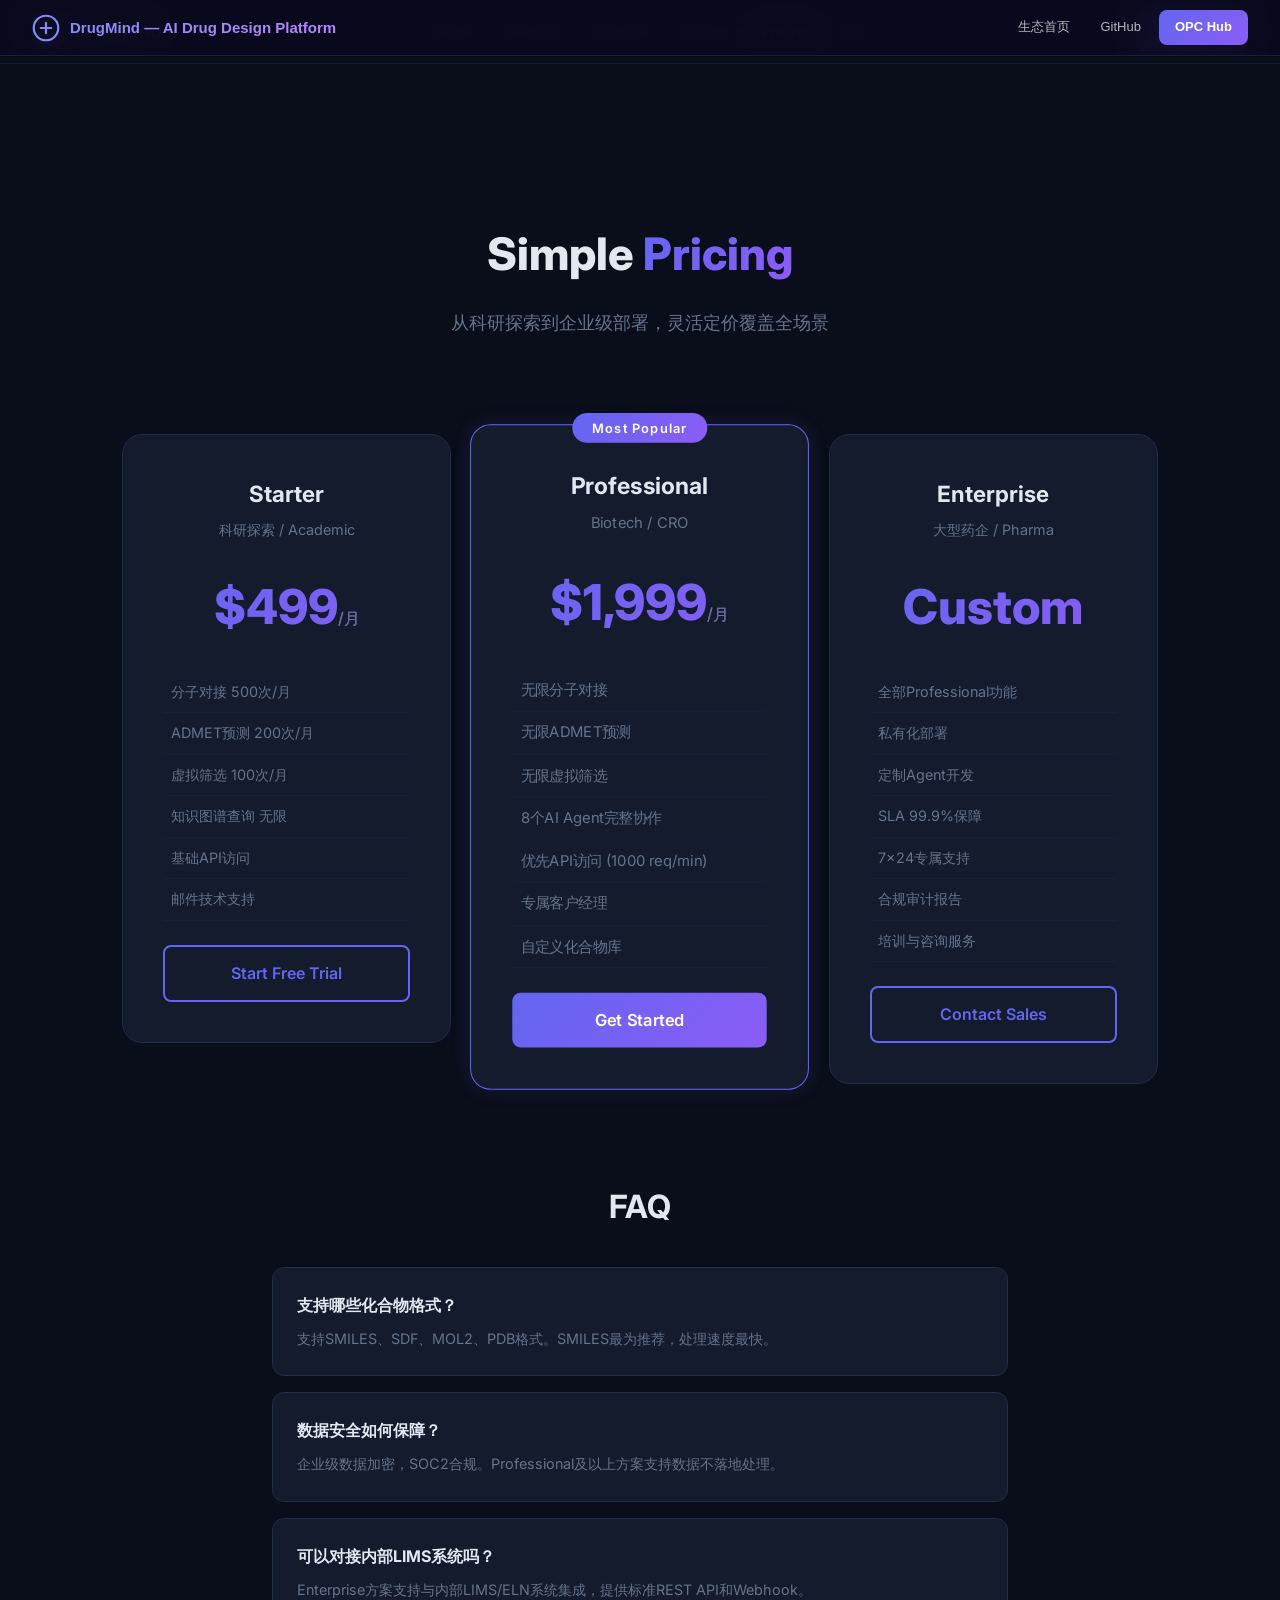
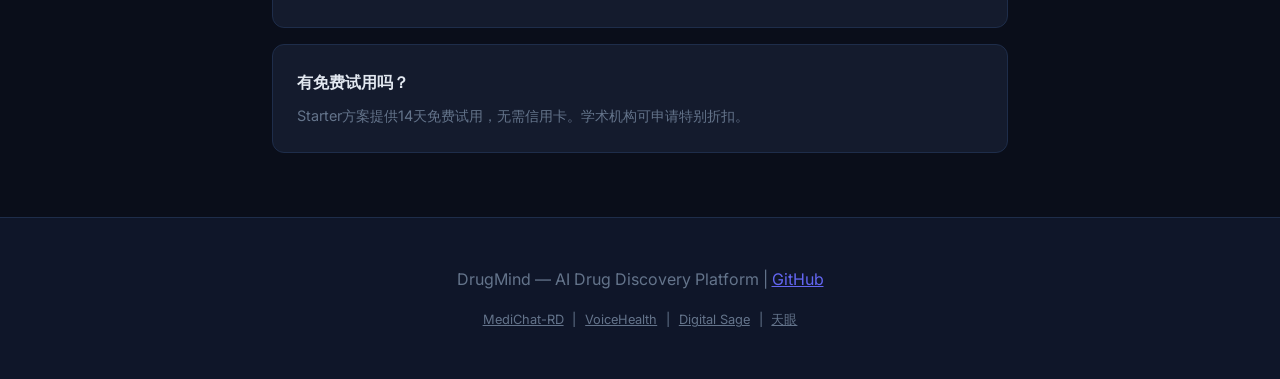
<file: pricing.html>
<!DOCTYPE html>
<html lang="zh-CN">
<head>
<meta charset="UTF-8">
<meta name="viewport" content="width=device-width, initial-scale=1.0">
<title>Pricing — DrugMind AI Drug Discovery</title>
<meta name="description" content="DrugMind定价方案：Starter/Professional/Enterprise三级灵活定价，覆盖科研到药企全场景。">
<link rel="icon" href="favicon.svg" type="image/svg+xml">
<link href="https://fonts.googleapis.com/css2?family=Inter:wght@400;500;600;700;800&display=swap" rel="stylesheet">
<link rel="stylesheet" href="css/style.css">
<style>
.pricing-hero{padding:10rem 2rem 4rem;text-align:center}
.pricing-hero h1{font-size:2.8rem;font-weight:800;margin-bottom:1rem}
.pricing-hero h1 span{background:var(--gradient);-webkit-background-clip:text;-webkit-text-fill-color:transparent}
.pricing-hero p{color:var(--dim);font-size:1.1rem;max-width:600px;margin:0 auto}
.pricing-grid{display:grid;grid-template-columns:repeat(auto-fit,minmax(320px,1fr));gap:1.5rem;max-width:1100px;margin:0 auto;padding:2rem}
.price-card{background:var(--card);border:1px solid var(--border);border-radius:var(--radius-lg);padding:2.5rem;text-align:center;transition:all .3s;position:relative}
.price-card:hover{transform:translateY(-4px);box-shadow:var(--glow)}
.price-card.featured{border-color:var(--accent);box-shadow:var(--glow)}
.price-card.featured::before{content:'Most Popular';position:absolute;top:-12px;left:50%;transform:translateX(-50%);background:var(--gradient);color:#fff;padding:.25rem 1.2rem;border-radius:20px;font-size:.78rem;font-weight:600}
.plan-name{font-size:1.4rem;font-weight:700;margin-bottom:.3rem}
.plan-desc{color:var(--dim);font-size:.9rem;margin-bottom:1.5rem}
.price{font-size:3rem;font-weight:800;background:var(--gradient);-webkit-background-clip:text;-webkit-text-fill-color:transparent;margin:1rem 0}
.price span{font-size:1rem;-webkit-text-fill-color:var(--dim);font-weight:400}
.features{text-align:left;margin:1.5rem 0}
.features li{padding:.5rem 0;color:var(--dim);font-size:.9rem;list-style:none;border-bottom:1px solid rgba(30,45,74,.3)}
.features li::before{content:'';margin-right:.5rem}
.btn-pricing{display:block;width:100%;padding:.8rem;border-radius:8px;font-weight:600;font-size:1rem;text-align:center;text-decoration:none;transition:all .3s;margin-top:1.5rem}
.btn-pricing.primary{background:var(--gradient);color:#fff}
.btn-pricing.primary:hover{box-shadow:0 4px 20px rgba(6,182,212,.3)}
.btn-pricing.outline{border:2px solid var(--accent);color:var(--accent);background:transparent}
.btn-pricing.outline:hover{background:rgba(6,182,212,.1)}
.faq{max-width:800px;margin:4rem auto;padding:0 2rem}
.faq h2{text-align:center;font-size:2rem;margin-bottom:2rem}
.faq-item{background:var(--card);border:1px solid var(--border);border-radius:var(--radius);padding:1.5rem;margin-bottom:1rem}
.faq-item h3{font-size:1rem;margin-bottom:.5rem;color:var(--text)}
.faq-item p{color:var(--dim);font-size:.9rem}
</style>
</head>
<body style="padding-top:56px!important" style="padding-top:56px!important"><nav id="opc-nav" style="position:fixed;top:0;left:0;right:0;z-index:9999;background:rgba(10,10,30,0.95);backdrop-filter:blur(20px);border-bottom:1px solid rgba(99,102,241,0.2);padding:0 2rem;height:56px;display:flex;align-items:center;justify-content:space-between;font-family:-apple-system,BlinkMacSystemFont,'Segoe UI',sans-serif">
  <a href="https://mokangmedical.github.io/opc-homepage/" style="display:flex;align-items:center;gap:10px;text-decoration:none;color:#fff;font-weight:700;font-size:15px">
    <svg width="28" height="28" viewBox="0 0 32 32" fill="none"><circle cx="16" cy="16" r="14" stroke="url(#ng1)" stroke-width="2.5"/><path d="M10 16h12M16 10v12" stroke="url(#ng1)" stroke-width="2.5" stroke-linecap="round"/><defs><linearGradient id="ng1" x1="0" y1="0" x2="32" y2="32"><stop stop-color="#818cf8"/><stop offset="1" stop-color="#c084fc"/></linearGradient></defs></svg>
    <span style="background:linear-gradient(135deg,#818cf8,#c084fc);-webkit-background-clip:text;-webkit-text-fill-color:transparent">DrugMind — AI Drug Design Platform</span>
  </a>
  <div style="display:flex;gap:6px;align-items:center">
    <a href="https://mokangmedical.github.io/opc-homepage/" style="color:rgba(255,255,255,0.7);text-decoration:none;font-size:13px;padding:6px 12px;border-radius:8px">生态首页</a>
    <a href="https://github.com/DrugMind — AI Drug Design Platform" target="_blank" style="color:rgba(255,255,255,0.7);text-decoration:none;font-size:13px;padding:6px 12px;border-radius:8px">GitHub</a>
    <a href="https://mokangmedical.github.io/opc-alliance/" style="background:linear-gradient(135deg,#6366f1,#8b5cf6);color:#fff;padding:6px 16px;border-radius:8px;font-weight:600;font-size:13px;text-decoration:none">OPC Hub</a>
  </div>
</nav>

<nav class="nav" id="nav">
  <a class="nav-logo" href="index.html"><div class="nav-logo-icon">💊</div><span class="nav-logo-text">DrugMind</span></a>
  <div class="nav-links">
    <a href="index.html">Home</a>
    <a href="features.html">Features</a>
    <a href="pipeline.html">Pipeline</a>
    <a href="agents.html">Agents</a>
    <a href="pricing.html" class="active">Pricing</a>
    <a href="api-docs.html">API</a>
  </div>
  <a class="nav-cta" href="pricing.html">Get Started</a>
</nav>

<section class="pricing-hero">
  <h1>Simple <span>Pricing</span></h1>
  <p>从科研探索到企业级部署，灵活定价覆盖全场景</p>
</section>

<div class="pricing-grid">
  <div class="price-card">
    <div class="plan-name">Starter</div>
    <div class="plan-desc">科研探索 / Academic</div>
    <div class="price">$499<span>/月</span></div>
    <ul class="features">
      <li>分子对接 500次/月</li>
      <li>ADMET预测 200次/月</li>
      <li>虚拟筛选 100次/月</li>
      <li>知识图谱查询 无限</li>
      <li>基础API访问</li>
      <li>邮件技术支持</li>
    </ul>
    <a href="demo.html" class="btn-pricing outline">Start Free Trial</a>
  </div>
  <div class="price-card featured">
    <div class="plan-name">Professional</div>
    <div class="plan-desc">Biotech / CRO</div>
    <div class="price">$1,999<span>/月</span></div>
    <ul class="features">
      <li>无限分子对接</li>
      <li>无限ADMET预测</li>
      <li>无限虚拟筛选</li>
      <li>8个AI Agent完整协作</li>
      <li>优先API访问 (1000 req/min)</li>
      <li>专属客户经理</li>
      <li>自定义化合物库</li>
    </ul>
    <a href="demo.html" class="btn-pricing primary">Get Started</a>
  </div>
  <div class="price-card">
    <div class="plan-name">Enterprise</div>
    <div class="plan-desc">大型药企 / Pharma</div>
    <div class="price">Custom<span></span></div>
    <ul class="features">
      <li>全部Professional功能</li>
      <li>私有化部署</li>
      <li>定制Agent开发</li>
      <li>SLA 99.9%保障</li>
      <li>7x24专属支持</li>
      <li>合规审计报告</li>
      <li>培训与咨询服务</li>
    </ul>
    <a href="contact.html" class="btn-pricing outline">Contact Sales</a>
  </div>
</div>

<div class="faq">
  <h2>FAQ</h2>
  <div class="faq-item"><h3>支持哪些化合物格式？</h3><p>支持SMILES、SDF、MOL2、PDB格式。SMILES最为推荐，处理速度最快。</p></div>
  <div class="faq-item"><h3>数据安全如何保障？</h3><p>企业级数据加密，SOC2合规。Professional及以上方案支持数据不落地处理。</p></div>
  <div class="faq-item"><h3>可以对接内部LIMS系统吗？</h3><p>Enterprise方案支持与内部LIMS/ELN系统集成，提供标准REST API和Webhook。</p></div>
  <div class="faq-item"><h3>有免费试用吗？</h3><p>Starter方案提供14天免费试用，无需信用卡。学术机构可申请特别折扣。</p></div>
</div>

<footer style="background:var(--bg2);border-top:1px solid var(--border);text-align:center;padding:3rem 2rem;color:var(--dim)">
  <p>DrugMind — AI Drug Discovery Platform | <a href="https://github.com/DrugMind — AI Drug Design Platform/DrugMind" style="color:var(--accent)">GitHub</a></p>
  <p style="margin-top:1rem;font-size:.8rem">
    <a href="https://mokangmedical.github.io/medichat-rd/" style="color:var(--dim);margin:0 .3rem">MediChat-RD</a> |
    <a href="https://mokangmedical.github.io/voicehealth/" style="color:var(--dim);margin:0 .3rem">VoiceHealth</a> |
    <a href="https://www.digitalsage.cloud" style="color:var(--dim);margin:0 .3rem">Digital Sage</a> |
    <a href="https://mokangmedical.github.io/tianyan/" style="color:var(--dim);margin:0 .3rem">天眼</a>
  </p>
</footer>

<script>window.addEventListener('scroll',()=>{document.getElementById('nav').classList.toggle('scrolled',window.scrollY>50)});</script>
</body>
</html>
</file>
<file: css/style.css>
/* ===========================================
   DrugMind -- AI Drug Discovery Platform
   Dark Theme Design System -- Indigo Accent
   =========================================== */

:root {
  --bg: #0a0e1a;
  --bg2: #0f1629;
  --card: #141b2d;
  --card-hover: #1a2340;
  --border: #1e2d4a;
  --text: #e2e8f0;
  --text2: #94a3b8;
  --text3: #64748b;
  --dim: #64748b;
  --accent: #6366f1;
  --accent2: #818cf8;
  --accent3: #4f46e5;
  --purple: #8b5cf6;
  --purple2: #a78bfa;
  --green: #10b981;
  --green2: #34d399;
  --cyan: #06b6d4;
  --orange: #f59e0b;
  --amber: #f59e0b;
  --red: #ef4444;
  --pink: #ec4899;
  --gradient: linear-gradient(135deg, #6366f1, #8b5cf6);
  --gradient2: linear-gradient(135deg, #8b5cf6, #ec4899);
  --gradient3: linear-gradient(135deg, #6366f1, #06b6d4);
  --glow: 0 0 20px rgba(99,102,241,0.15);
  --glow-purple: 0 0 20px rgba(139,92,246,0.15);
  --glow-lg: 0 0 40px rgba(99,102,241,0.2);
  --radius: 12px;
  --radius-lg: 20px;
  --font: 'Inter', -apple-system, 'SF Pro Display', sans-serif;
  --mono: 'JetBrains Mono', 'SF Mono', monospace;
}

*, *::before, *::after { box-sizing: border-box; margin: 0; padding: 0; }

html { scroll-behavior: smooth; font-size: 16px; }

body {
  font-family: var(--font);
  background: var(--bg);
  color: var(--text);
  line-height: 1.7;
  -webkit-font-smoothing: antialiased;
  overflow-x: hidden;
}

a { color: var(--accent2); }

/* -- Navigation -- */
.nav {
  position: fixed; top: 0; left: 0; right: 0; z-index: 100;
  background: rgba(10,14,26,0.85);
  backdrop-filter: blur(20px) saturate(180%);
  -webkit-backdrop-filter: blur(20px) saturate(180%);
  border-bottom: 1px solid rgba(30,45,74,0.5);
  padding: 0 2rem; height: 64px;
  display: flex; align-items: center; justify-content: space-between;
  transition: all 0.3s ease;
}
.nav.scrolled { background: rgba(10,14,26,0.95); box-shadow: 0 4px 30px rgba(0,0,0,0.3); }
.nav-logo { display: flex; align-items: center; gap: 0.7rem; text-decoration: none; }
.nav-logo-icon {
  width: 32px; height: 32px; background: var(--gradient); border-radius: 8px;
  display: flex; align-items: center; justify-content: center; font-size: 18px;
}
.nav-logo-icon svg { width: 20px; height: 20px; fill: #fff; }
.nav-logo-text { font-weight: 700; font-size: 1.15rem; color: var(--text); }
.nav-logo-badge {
  font-size: 0.65rem; background: rgba(99,102,241,0.15); color: var(--accent2);
  padding: 2px 8px; border-radius: 20px; margin-left: 0.5rem; font-weight: 600;
}
.nav-links { display: flex; gap: 0.3rem; }
.nav-links a {
  color: var(--dim); text-decoration: none; padding: 0.45rem 0.85rem;
  border-radius: 8px; font-size: 0.88rem; font-weight: 500; transition: all 0.2s;
}
.nav-links a:hover, .nav-links a.active { color: var(--text); background: rgba(255,255,255,0.05); }
.nav-cta {
  background: var(--gradient); color: #fff; padding: 0.5rem 1.2rem;
  border-radius: 8px; font-size: 0.85rem; font-weight: 600;
  text-decoration: none; transition: all 0.3s;
}
.nav-cta:hover { transform: translateY(-1px); box-shadow: 0 4px 20px rgba(99,102,241,0.3); }

/* -- Mobile Nav Toggle -- */
.nav-toggle { display: none; background: none; border: none; color: var(--text); cursor: pointer; padding: 8px; }
.nav-toggle svg { width: 24px; height: 24px; stroke: var(--text); }

/* -- Hero -- */
.hero {
  min-height: 100vh; display: flex; align-items: center; justify-content: center;
  text-align: center; padding: 8rem 2rem 4rem; position: relative; overflow: hidden;
}
.hero::before {
  content: ''; position: absolute; top: -50%; left: -50%; width: 200%; height: 200%;
  background: radial-gradient(circle at 30% 40%, rgba(99,102,241,0.08) 0%, transparent 50%),
              radial-gradient(circle at 70% 60%, rgba(139,92,246,0.06) 0%, transparent 50%);
  animation: heroPulse 15s ease-in-out infinite alternate;
}
@keyframes heroPulse { 0% { transform: translate(0,0) scale(1); } 100% { transform: translate(-3%,-2%) scale(1.05); } }
.hero-content { position: relative; z-index: 2; max-width: 800px; }
.hero-badge {
  display: inline-block; background: rgba(99,102,241,0.1); border: 1px solid rgba(99,102,241,0.2);
  color: var(--accent2); padding: 0.35rem 1rem; border-radius: 30px;
  font-size: 0.82rem; font-weight: 600; margin-bottom: 1.5rem;
}
.hero h1 { font-size: 3.5rem; font-weight: 800; line-height: 1.15; margin-bottom: 1.2rem; }
.hero h1 .gradient {
  background: var(--gradient); -webkit-background-clip: text;
  -webkit-text-fill-color: transparent; background-clip: text;
}
.hero-sub { font-size: 1.15rem; color: var(--dim); max-width: 600px; margin: 0 auto 2.5rem; line-height: 1.8; }
.hero-actions { display: flex; gap: 1rem; justify-content: center; flex-wrap: wrap; }

/* -- Buttons -- */
.btn {
  display: inline-flex; align-items: center; gap: 0.5rem; padding: 0.75rem 1.6rem;
  border-radius: 10px; font-size: 0.92rem; font-weight: 600;
  text-decoration: none; transition: all 0.3s ease; cursor: pointer; border: none;
}
.btn-primary { background: var(--gradient); color: #fff; }
.btn-primary:hover { transform: translateY(-2px); box-shadow: 0 8px 30px rgba(99,102,241,0.25); }
.btn-secondary { background: rgba(255,255,255,0.05); color: var(--text); border: 1px solid var(--border); }
.btn-secondary:hover { background: rgba(255,255,255,0.1); border-color: var(--accent); }

/* -- Stats -- */
.stats { display: grid; grid-template-columns: repeat(4, 1fr); gap: 1.5rem; max-width: 1000px; margin: 0 auto 5rem; padding: 0 2rem; }
.stat-card { text-align: center; padding: 1.5rem; background: var(--card); border: 1px solid var(--border); border-radius: var(--radius); transition: all 0.3s; }
.stat-card:hover { border-color: var(--accent); transform: translateY(-2px); }
.stat-num { font-size: 2.2rem; font-weight: 800; background: var(--gradient); -webkit-background-clip: text; -webkit-text-fill-color: transparent; }
.stat-label { font-size: 0.85rem; color: var(--dim); margin-top: 0.3rem; }

/* -- Section -- */
.section { padding: 5rem 2rem; max-width: 1200px; margin: 0 auto; }
.section-header { text-align: center; margin-bottom: 3.5rem; }
.section-header h2 { font-size: 2.2rem; font-weight: 700; margin-bottom: 0.8rem; }
.section-header p { color: var(--dim); max-width: 600px; margin: 0 auto; }
.section-label { font-size: 0.78rem; font-weight: 700; text-transform: uppercase; letter-spacing: 2px; color: var(--accent2); margin-bottom: 0.6rem; }

/* -- Cards Grid -- */
.cards-grid { display: grid; grid-template-columns: repeat(3, 1fr); gap: 1.5rem; }
.card {
  background: var(--card); border: 1px solid var(--border); border-radius: var(--radius);
  padding: 2rem; transition: all 0.3s ease; position: relative; overflow: hidden;
}
.card:hover { border-color: var(--accent); transform: translateY(-4px); box-shadow: var(--glow); }
.card:hover::before { opacity: 1; }
.card::before {
  content: ''; position: absolute; top: 0; left: 0; right: 0; height: 2px;
  background: var(--gradient); opacity: 0; transition: opacity 0.3s;
}
.card-icon {
  width: 48px; height: 48px; border-radius: 12px;
  display: flex; align-items: center; justify-content: center;
  margin-bottom: 1.2rem;
}
.card-icon svg { width: 24px; height: 24px; }
.card-icon.indigo { background: rgba(99,102,241,0.12); }
.card-icon.purple { background: rgba(139,92,246,0.12); }
.card-icon.green { background: rgba(16,185,129,0.12); }
.card-icon.cyan { background: rgba(6,182,212,0.12); }
.card-icon.orange { background: rgba(245,158,11,0.12); }
.card-icon.pink { background: rgba(236,72,153,0.12); }
.card h3 { font-size: 1.1rem; font-weight: 700; margin-bottom: 0.6rem; }
.card p { font-size: 0.9rem; color: var(--dim); line-height: 1.7; }

/* -- Agents -- */
.agents-grid { display: grid; grid-template-columns: repeat(3, 1fr); gap: 1.5rem; }
.agent-card {
  background: var(--card); border: 1px solid var(--border); border-radius: var(--radius);
  padding: 1.8rem; text-align: center; transition: all 0.3s;
}
.agent-card:hover { border-color: var(--purple); box-shadow: var(--glow-purple); transform: translateY(-4px); }
.agent-avatar {
  width: 64px; height: 64px; border-radius: 50%; margin: 0 auto 1rem;
  display: flex; align-items: center; justify-content: center;
}
.agent-avatar svg { width: 28px; height: 28px; }
.agent-card h3 { font-size: 1.05rem; font-weight: 700; margin-bottom: 0.3rem; }
.agent-card .role { font-size: 0.82rem; color: var(--accent2); font-weight: 600; margin-bottom: 0.5rem; }
.agent-card p { font-size: 0.85rem; color: var(--dim); }

/* -- Pipeline -- */
.pipeline { display: flex; gap: 0; align-items: stretch; position: relative; }
.pipeline::before {
  content: ''; position: absolute; top: 50%; left: 5%; right: 5%;
  height: 2px; background: var(--gradient); z-index: 0;
}
.pipeline-step { flex: 1; text-align: center; padding: 2rem 1rem; position: relative; z-index: 1; }
.pipeline-dot {
  width: 40px; height: 40px; border-radius: 50%; background: var(--card);
  border: 3px solid var(--accent); margin: 0 auto 1rem;
  display: flex; align-items: center; justify-content: center;
}
.pipeline-dot svg { width: 18px; height: 18px; }
.pipeline-step h4 { font-size: 0.95rem; font-weight: 700; margin-bottom: 0.3rem; }
.pipeline-step p { font-size: 0.8rem; color: var(--dim); }
.pipeline-arrow { display: flex; align-items: center; color: var(--accent); font-size: 1.5rem; }

/* -- Cases -- */
.cases-grid { display: grid; grid-template-columns: repeat(3, 1fr); gap: 1.5rem; }
.case-card {
  background: var(--card); border: 1px solid var(--border); border-radius: var(--radius);
  padding: 2rem; transition: all 0.3s;
}
.case-card:hover { border-color: var(--green); }
.case-tag {
  display: inline-block; background: rgba(16,185,129,0.12); color: var(--green);
  padding: 0.2rem 0.7rem; border-radius: 20px; font-size: 0.75rem;
  font-weight: 600; margin-bottom: 1rem;
}
.case-card h3 { font-size: 1.1rem; margin-bottom: 0.5rem; }
.case-card .metrics { display: flex; gap: 1.5rem; margin-top: 1rem; }
.case-card .metric { text-align: center; }
.case-card .metric-val { font-size: 1.4rem; font-weight: 800; color: var(--accent2); }
.case-card .metric-label { font-size: 0.75rem; color: var(--dim); }

/* -- Pricing -- */
.pricing-grid { display: grid; grid-template-columns: repeat(3, 1fr); gap: 1.5rem; align-items: start; }
.price-card {
  background: var(--card); border: 1px solid var(--border); border-radius: var(--radius-lg);
  padding: 2.5rem; position: relative; transition: all 0.3s;
}
.price-card.featured { border-color: var(--accent); box-shadow: var(--glow); transform: scale(1.03); }
.price-card.featured::before {
  content: 'MOST POPULAR'; position: absolute; top: -12px; left: 50%;
  transform: translateX(-50%); background: var(--gradient); color: #fff;
  padding: 0.25rem 1rem; border-radius: 20px; font-size: 0.7rem;
  font-weight: 700; letter-spacing: 1px;
}
.price-card:hover { transform: translateY(-4px); }
.price-card.featured:hover { transform: scale(1.03) translateY(-4px); }
.price-name { font-size: 1.1rem; font-weight: 700; margin-bottom: 0.3rem; }
.price-desc { font-size: 0.85rem; color: var(--dim); margin-bottom: 1.5rem; }
.price-amount { font-size: 2.8rem; font-weight: 800; }
.price-amount .currency { font-size: 1.2rem; vertical-align: top; }
.price-amount .period { font-size: 0.9rem; color: var(--dim); font-weight: 400; }
.price-features { list-style: none; margin: 1.5rem 0; }
.price-features li {
  padding: 0.4rem 0; font-size: 0.9rem; color: var(--dim);
  display: flex; align-items: center; gap: 0.5rem;
}
.price-features li::before { content: '\2713'; color: var(--green); font-weight: 700; }
.price-btn { width: 100%; text-align: center; margin-top: 1.5rem; }

/* -- API -- */
.api-grid { display: grid; grid-template-columns: repeat(2, 1fr); gap: 1rem; }
.api-item {
  background: var(--card); border: 1px solid var(--border); border-radius: 10px;
  padding: 1.2rem 1.5rem; display: flex; align-items: center; gap: 1rem; transition: all 0.2s;
}
.api-item:hover { border-color: var(--accent); }
.api-method {
  padding: 0.2rem 0.6rem; border-radius: 6px; font-size: 0.72rem;
  font-weight: 700; font-family: var(--mono); min-width: 50px; text-align: center;
}
.api-method.get { background: rgba(16,185,129,0.15); color: var(--green); }
.api-method.post { background: rgba(99,102,241,0.15); color: var(--accent2); }
.api-path { font-family: var(--mono); font-size: 0.88rem; color: var(--text); }
.api-desc { font-size: 0.82rem; color: var(--dim); margin-left: auto; }

/* -- Footer -- */
.footer { border-top: 1px solid var(--border); padding: 4rem 2rem 2rem; margin-top: 4rem; }
.footer-grid { display: grid; grid-template-columns: 2fr repeat(3, 1fr); gap: 3rem; max-width: 1200px; margin: 0 auto; }
.footer-brand p { color: var(--dim); font-size: 0.9rem; margin-top: 0.8rem; max-width: 300px; }
.footer h4 { font-size: 0.85rem; font-weight: 700; margin-bottom: 1rem; text-transform: uppercase; letter-spacing: 1px; }
.footer-links { list-style: none; }
.footer-links li { margin-bottom: 0.5rem; }
.footer-links a { color: var(--dim); text-decoration: none; font-size: 0.88rem; transition: color 0.2s; }
.footer-links a:hover { color: var(--accent2); }
.footer-bottom {
  text-align: center; padding-top: 2rem; margin-top: 2rem;
  border-top: 1px solid var(--border); color: var(--dim); font-size: 0.82rem;
  max-width: 1200px; margin-left: auto; margin-right: auto;
}

/* -- Responsive -- */
@media (max-width: 1024px) {
  .cards-grid, .agents-grid, .cases-grid, .pricing-grid { grid-template-columns: repeat(2, 1fr); }
  .stats { grid-template-columns: repeat(2, 1fr); }
}
@media (max-width: 768px) {
  .cards-grid, .agents-grid, .cases-grid, .pricing-grid, .api-grid { grid-template-columns: 1fr; }
  .stats { grid-template-columns: repeat(2, 1fr); }
  .hero h1 { font-size: 2.2rem; }
  .nav-links { display: none; }
  .nav-toggle { display: block; }
  .nav-links.open {
    display: flex; flex-direction: column;
    position: absolute; top: 64px; left: 0; right: 0;
    background: rgba(10,14,26,0.98); padding: 1rem;
    border-bottom: 1px solid var(--border);
  }
  .pipeline { flex-direction: column; }
  .pipeline::before { display: none; }
  .footer-grid { grid-template-columns: 1fr; }
}

/* -- Scrollbar -- */
::-webkit-scrollbar { width: 8px; }
::-webkit-scrollbar-track { background: var(--bg); }
::-webkit-scrollbar-thumb { background: var(--border); border-radius: 4px; }
::-webkit-scrollbar-thumb:hover { background: var(--dim); }

/* -- Selection -- */
::selection { background: rgba(99,102,241,0.3); }

/* -- Animations -- */
@keyframes fadeInUp { from { opacity: 0; transform: translateY(20px); } to { opacity: 1; transform: translateY(0); } }
.animate { animation: fadeInUp 0.6s ease forwards; }
.animate-delay-1 { animation-delay: 0.1s; opacity: 0; }
.animate-delay-2 { animation-delay: 0.2s; opacity: 0; }
.animate-delay-3 { animation-delay: 0.3s; opacity: 0; }

/* -- Counter Animation -- */
@keyframes countUp { from { opacity: 0; transform: translateY(10px); } to { opacity: 1; transform: translateY(0); } }

/* -- Page Sections -- */
.page-section { display: none; }
.page-section.active { display: block; }


/* ════════ Additional Styles (v2.0 Patch) ════════ */

.stat-number {
  font-size: 2.5rem; font-weight: 800;
  background: linear-gradient(135deg, var(--accent, #e94560), var(--cyan, #06b6d4));
  -webkit-background-clip: text; -webkit-text-fill-color: transparent;
  background-clip: text; line-height: 1; margin-bottom: 0.3rem;
}
.stat-label { color: var(--text-dim, #94a3b8); font-size: 0.85rem; }
.stats-grid { display: grid; grid-template-columns: repeat(auto-fit, minmax(200px, 1fr)); gap: 1.5rem; }

.grid-3 { grid-template-columns: repeat(auto-fit, minmax(280px, 1fr)); }
.grid-4 { grid-template-columns: repeat(auto-fit, minmax(220px, 1fr)); }

.text-center { text-align: center; }
.text-dim { color: var(--text-dim, #94a3b8); }
.mt-1 { margin-top: 0.5rem; } .mt-2 { margin-top: 1rem; } .mt-3 { margin-top: 1.5rem; }
.mb-2 { margin-bottom: 1rem; } .mb-3 { margin-bottom: 1.5rem; }

.btn-group { display: flex; flex-wrap: wrap; gap: 0.8rem; }

@keyframes fadeInUp {
  from { opacity: 0; transform: translateY(30px); }
  to { opacity: 1; transform: translateY(0); }
}
@keyframes pulse {
  0%, 100% { opacity: 1; }
  50% { opacity: 0.5; }
}
.animate-pulse { animation: pulse 2s ease-in-out infinite; }

.reveal { opacity: 0; transform: translateY(30px); transition: opacity 0.6s ease, transform 0.6s ease; }
.reveal.visible { opacity: 1; transform: translateY(0); }

.faq-q { cursor: pointer; }
.faq-q:hover { color: var(--accent, #e94560); }
.faq-a { overflow: hidden; transition: max-height 0.3s ease; }

.diagnosis-result {
  background: var(--bg-card, #111827);
  border: 1px solid var(--border, #1e293b);
  border-radius: var(--radius, 12px);
  padding: 1.5rem; margin-top: 1rem;
}
.diagnosis-result.show { display: block; animation: fadeInUp 0.4s ease; }
.diagnosis-result h3 { color: var(--accent, #e94560); margin-bottom: 0.8rem; }

.form-group { margin-bottom: 1rem; }
.form-group label { display: block; font-size: 0.85rem; font-weight: 500; color: var(--text-dim, #94a3b8); margin-bottom: 0.4rem; }
.form-input, .form-select, .form-textarea {
  width: 100%; background: rgba(255,255,255,0.04);
  border: 1px solid var(--border, #1e293b); border-radius: var(--radius-sm, 8px);
  padding: 0.7rem 1rem; color: var(--text, #e2e8f0);
  font-family: inherit; font-size: 0.9rem; transition: border-color 0.3s;
}
.form-input:focus, .form-select:focus { outline: none; border-color: var(--accent, #e94560); box-shadow: 0 0 0 3px rgba(233,69,96,0.2); }
.form-select { cursor: pointer; }
.form-select option { background: var(--bg-card, #111827); }

.footer-grid { display: grid; grid-template-columns: 2fr 1fr 1fr 1fr; gap: 2rem; margin-bottom: 2rem; }
.footer-brand p { color: var(--text-dim, #94a3b8); font-size: 0.85rem; margin-top: 0.5rem; }
.footer h4 { font-size: 0.85rem; color: var(--text-dim, #94a3b8); text-transform: uppercase; letter-spacing: 0.1em; margin-bottom: 1rem; }
.footer ul { list-style: none; }
.footer ul li { margin-bottom: 0.5rem; }
.footer ul a { color: var(--text-dim, #94a3b8); font-size: 0.85rem; }
.footer ul a:hover { color: var(--text, #e2e8f0); }
.footer-bottom { border-top: 1px solid var(--border, #1e293b); padding-top: 1.5rem; display: flex; justify-content: space-between; align-items: center; font-size: 0.8rem; color: var(--text-dim, #94a3b8); }

.price-card.featured { border-color: var(--accent, #e94560); box-shadow: 0 0 40px rgba(233,69,96,0.2); position: relative; }
.price-card.featured::before {
  content: 'Most Popular'; position: absolute; top: -12px; left: 50%; transform: translateX(-50%);
  background: var(--accent, #e94560); color: #fff; padding: 0.25rem 1rem; border-radius: 20px; font-size: 0.75rem; font-weight: 600;
}
.price-amount span { font-size: 1rem; font-weight: 400; color: var(--text-dim, #94a3b8); }
.price-period { color: var(--text-dim, #94a3b8); font-size: 0.85rem; margin-bottom: 1.5rem; }
.price-features { list-style: none; text-align: left; margin-bottom: 2rem; }
.price-features li { padding: 0.5rem 0; border-bottom: 1px solid var(--border, #1e293b); font-size: 0.9rem; color: var(--text-dim, #94a3b8); }

@media (max-width: 768px) {
  .grid-3, .grid-4 { grid-template-columns: 1fr; }
  .pricing-grid { grid-template-columns: 1fr; }
  .stats-grid { grid-template-columns: repeat(2, 1fr); }
  .footer-grid { grid-template-columns: 1fr 1fr; }
  .footer-bottom { flex-direction: column; gap: 0.5rem; }
}
@media (max-width: 480px) {
  .stats-grid { grid-template-columns: 1fr; }
  .btn-group { flex-direction: column; }
  .btn { width: 100%; justify-content: center; }
  .footer-grid { grid-template-columns: 1fr; }
}
</file>
